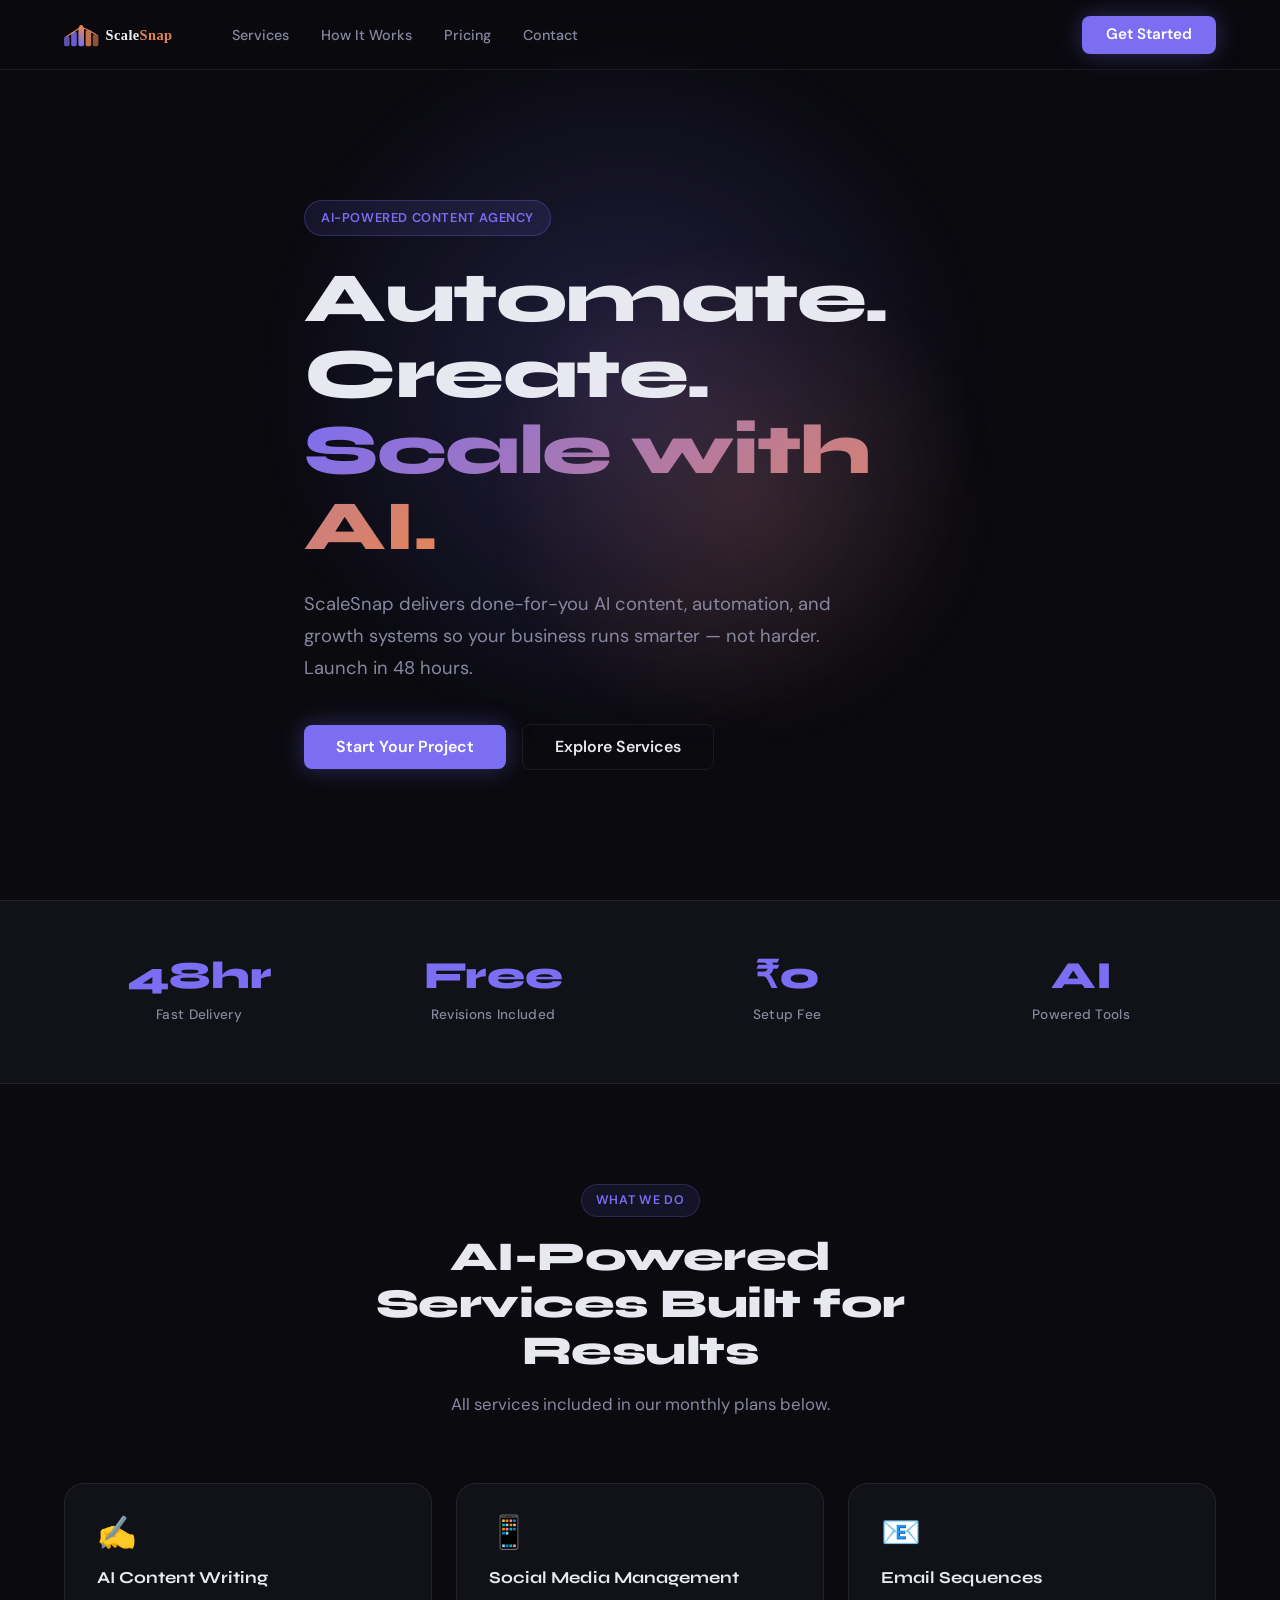
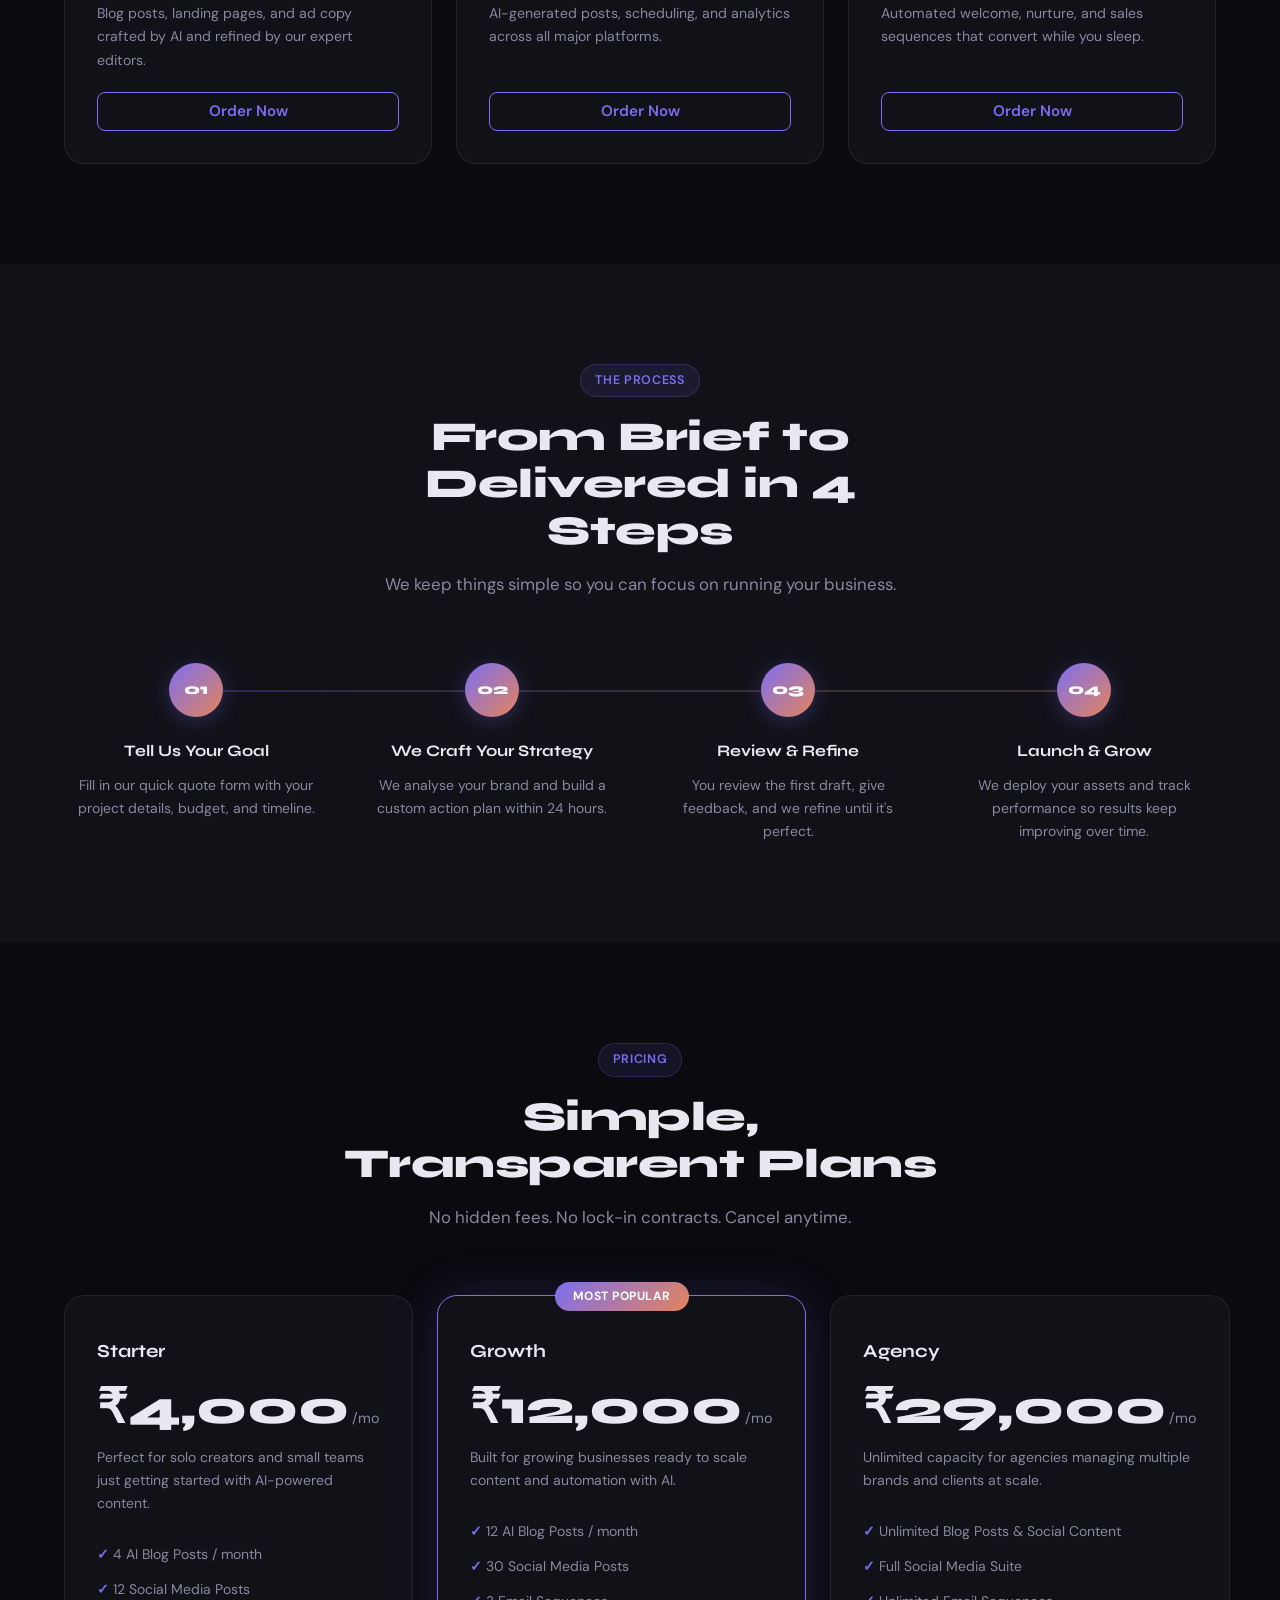
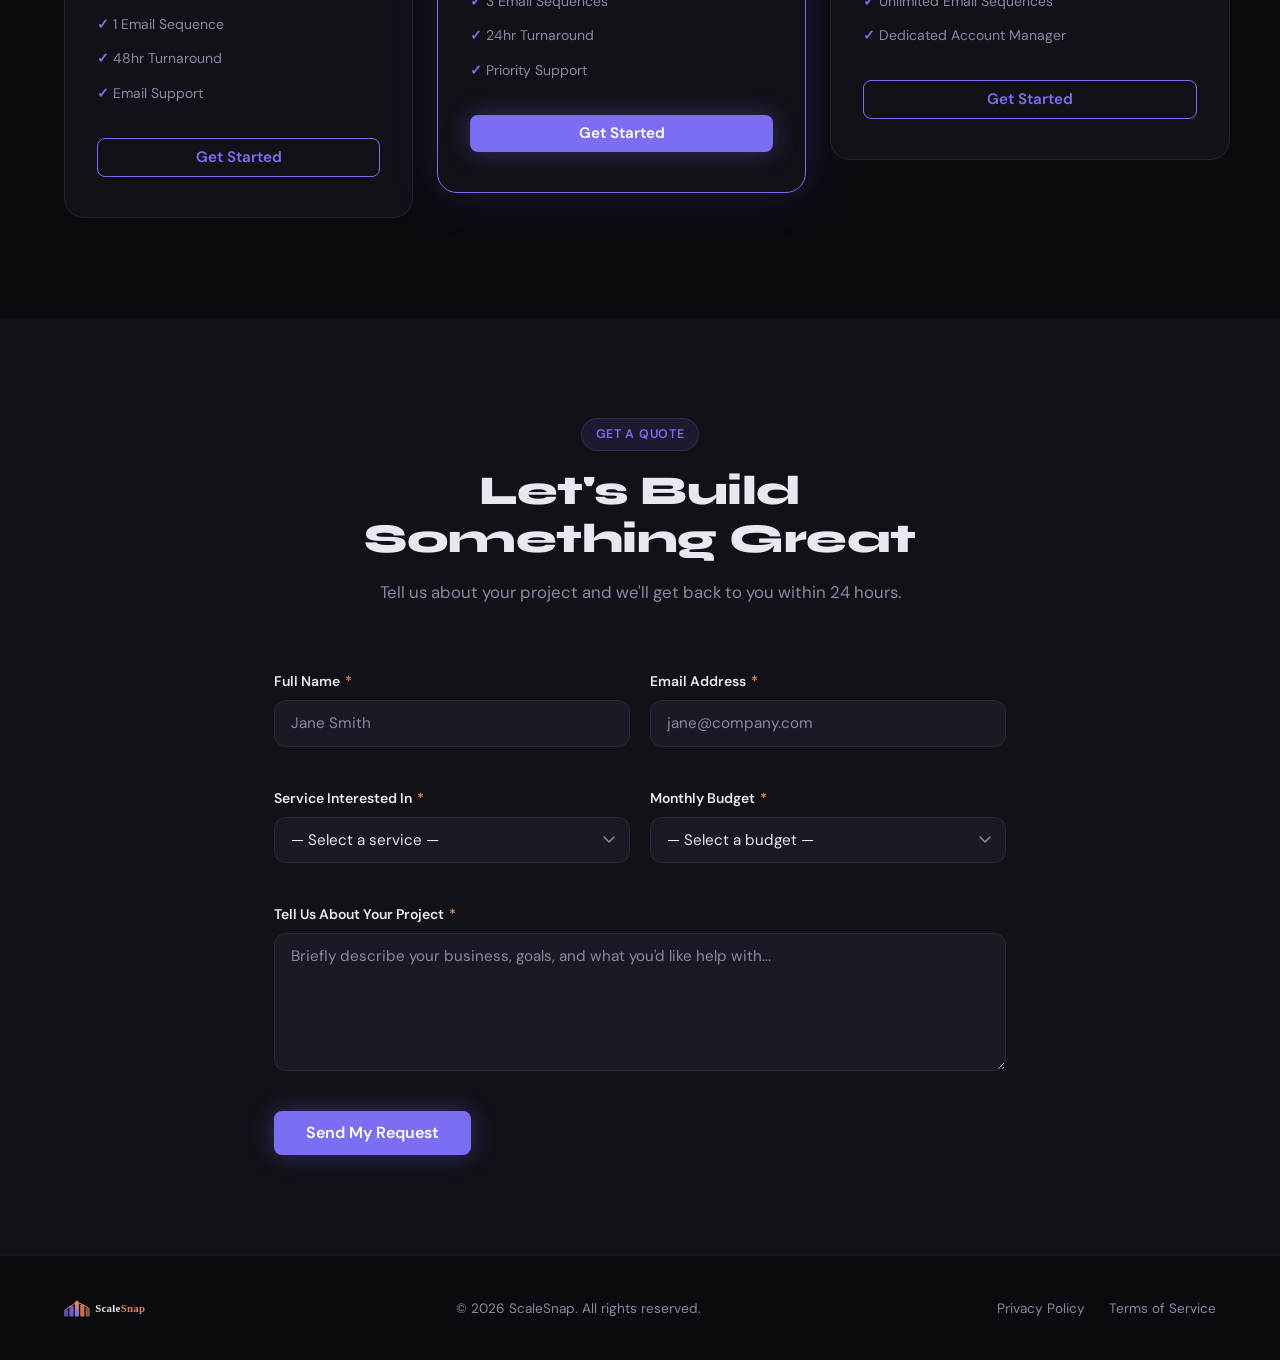
<file: index.html>
<!DOCTYPE html>
<html lang="en">
<head>
  <meta charset="UTF-8" />
  <meta name="viewport" content="width=device-width, initial-scale=1.0" />
  <title>ScaleSnap — AI Content Agency</title>
  <meta name="description" content="ScaleSnap is an AI-powered content writing and digital marketing agency in India. We deliver blogs, social media posts, email sequences and more in 48 hours.">
  <meta name="keywords" content="content writing India, AI content agency, social media marketing India, blog writing service, email marketing India, content writing Mumbai, affordable content writing, AI marketing agency">

  <!-- Open Graph -->
  <meta property="og:title" content="ScaleSnap — AI Services Agency">
  <meta property="og:description" content="AI-powered content writing and marketing services. Delivered in 48 hours. Starting from $29.">
  <meta property="og:url" content="https://scalesnap.in">
  <meta property="og:type" content="website">

  <!-- Canonical -->
  <link rel="canonical" href="https://scalesnap.in">

  <!-- Google Fonts: Syne (headings) + DM Sans (body) -->
  <link rel="preconnect" href="https://fonts.googleapis.com" />
  <link rel="preconnect" href="https://fonts.gstatic.com" crossorigin />
  <link href="https://fonts.googleapis.com/css2?family=Syne:wght@700;800&family=DM+Sans:ital,opsz,wght@0,9..40,400;0,9..40,500;0,9..40,600;1,9..40,400&display=swap" rel="stylesheet" />

  <link rel="icon" href="data:image/svg+xml,<svg xmlns='http://www.w3.org/2000/svg' viewBox='0 0 100 100'><text y='.9em' font-size='90'>🤖</text></svg>" />
  <link rel="stylesheet" href="style.css" />

  <script type="application/ld+json">
  {
    "@context": "https://schema.org",
    "@type": "ProfessionalService",
    "name": "ScaleSnap",
    "url": "https://scalesnap.in",
    "description": "AI-powered content writing and digital marketing agency",
    "address": {
      "@type": "PostalAddress",
      "addressLocality": "Mumbai",
      "addressRegion": "Maharashtra",
      "addressCountry": "IN"
    },
    "priceRange": "₹₹",
    "serviceType": [
      "Content Writing",
      "Social Media Marketing",
      "Email Marketing",
      "SEO Strategy",
      "Video Scripts",
      "Chatbot Setup"
    ]
  }
  </script>
</head>
<body>

  <!-- ============================================================
       STICKY NAVIGATION
       - Logo, nav links, CTA button
       - Hamburger (mobile)
       - Darkens on scroll via .scrolled class added in script.js
  ============================================================ -->
  <nav id="navbar" class="navbar" role="navigation" aria-label="Main navigation">
    <div class="container nav-inner">

      <!-- Logo -->
      <a href="#" class="logo" aria-label="ScaleSnap home" style="display:flex; align-items:center; text-decoration:none; gap:4px;">
        <img src="scalesnap_logo_transparent.svg" alt="ScaleSnap Logo" height="32" style="display:block;">
      </a>

      <!-- Desktop nav links -->
      <ul class="nav-links" id="navLinks" role="list">
        <li><a href="#services">Services</a></li>
        <li><a href="#how-it-works">How It Works</a></li>
        <li><a href="#pricing">Pricing</a></li>
        <li><a href="#contact">Contact</a></li>
      </ul>

      <!-- Desktop CTA -->
      <a href="#contact" class="btn btn-primary nav-cta">Get Started</a>

      <!-- Hamburger button (mobile only) -->
      <button
        class="hamburger"
        id="hamburger"
        aria-label="Toggle navigation menu"
        aria-expanded="false"
        aria-controls="navLinks"
      >
        <span aria-hidden="true"></span>
        <span aria-hidden="true"></span>
        <span aria-hidden="true"></span>
      </button>

    </div>
  </nav>


  <!-- ============================================================
       HERO SECTION
       - Animated CSS glow orbs (two layered orbs)
       - Headline, subtext, two CTA buttons
  ============================================================ -->
  <section id="hero" class="hero" aria-label="Hero">

    <!-- Animated background orbs (pure CSS, no images needed) -->
    <div class="hero-orb hero-orb--1" aria-hidden="true"></div>
    <div class="hero-orb hero-orb--2" aria-hidden="true"></div>

    <div class="container hero-content fade-in">
      <span class="hero-badge">AI-Powered Content Agency</span>

      <h1 class="hero-headline">
        Automate. Create.<br />
        <span class="gradient-text">Scale with AI.</span>
      </h1>

      <p class="hero-subtext">
        ScaleSnap delivers done-for-you AI content, automation, and growth
        systems so your business runs smarter — not harder. Launch in 48 hours.
      </p>

      <div class="hero-actions">
        <a href="#contact" class="btn btn-primary btn-lg">Start Your Project</a>
        <a href="#services" class="btn btn-ghost btn-lg">Explore Services</a>
      </div>
    </div>

  </section>


  <!-- ============================================================
       STATS BAR
       Four key metrics shown in a horizontal strip
  ============================================================ -->
  <section class="stats-bar" aria-label="Key statistics">
    <div class="container stats-grid">

      <div class="stat-item fade-in">
        <span class="stat-number">48hr</span>
        <span class="stat-label">Fast Delivery</span>
      </div>

      <div class="stat-item fade-in">
        <span class="stat-number">Free</span>
        <span class="stat-label">Revisions Included</span>
      </div>

      <div class="stat-item fade-in">
        <span class="stat-number">₹0</span>
        <span class="stat-label">Setup Fee</span>
      </div>

      <div class="stat-item fade-in">
        <span class="stat-number">AI</span>
        <span class="stat-label">Powered Tools</span>
      </div>

    </div>
  </section>


  <!-- ============================================================
       SERVICES SECTION
       6 service cards with prices
       💳 RAZORPAY: Each "Order Now" button has a comment showing
          exactly where to paste your Razorpay payment link.
  ============================================================ -->
  <section id="services" class="section services" aria-label="Services">
    <div class="container">

      <div class="section-header fade-in">
        <span class="section-tag">What We Do</span>
        <h2>AI-Powered Services Built for Results</h2>
        <p>All services included in our monthly plans below.</p>
      </div>

      <div class="services-grid">

        <!-- Service 1: AI Content Writing -->
        <article class="service-card fade-in">
          <div class="service-icon" aria-hidden="true">✍️</div>
          <h3>AI Content Writing</h3>
          <p>Blog posts, landing pages, and ad copy crafted by AI and refined by our expert editors.</p>
          <a href="#contact" class="btn btn-outline">Order Now</a>
        </article>

        <!-- Service 2: Social Media Management -->
        <article class="service-card fade-in">
          <div class="service-icon" aria-hidden="true">📱</div>
          <h3>Social Media Management</h3>
          <p>AI-generated posts, scheduling, and analytics across all major platforms.</p>
          <a href="#contact" class="btn btn-outline">Order Now</a>
        </article>

        <!-- Service 3: Email Sequences -->
        <article class="service-card fade-in">
          <div class="service-icon" aria-hidden="true">📧</div>
          <h3>Email Sequences</h3>
          <p>Automated welcome, nurture, and sales sequences that convert while you sleep.</p>
          <a href="#contact" class="btn btn-outline">Order Now</a>
        </article>

      </div>
    </div>
  </section>


  <!-- ============================================================
       HOW IT WORKS
       4 numbered steps with a visual connector line
  ============================================================ -->
  <section id="how-it-works" class="section how-it-works" aria-label="How it works">
    <div class="container">

      <div class="section-header fade-in">
        <span class="section-tag">The Process</span>
        <h2>From Brief to Delivered in 4 Steps</h2>
        <p>
          We keep things simple so you can focus on running your business.
        </p>
      </div>

      <div class="steps-grid">

        <div class="step fade-in">
          <div class="step-number" aria-hidden="true">01</div>
          <h3>Tell Us Your Goal</h3>
          <p>Fill in our quick quote form with your project details, budget, and timeline.</p>
        </div>

        <div class="step fade-in">
          <div class="step-number" aria-hidden="true">02</div>
          <h3>We Craft Your Strategy</h3>
          <p>We analyse your brand and build a custom action plan within 24 hours.</p>
        </div>

        <div class="step fade-in">
          <div class="step-number" aria-hidden="true">03</div>
          <h3>Review &amp; Refine</h3>
          <p>You review the first draft, give feedback, and we refine until it's perfect.</p>
        </div>

        <div class="step fade-in">
          <div class="step-number" aria-hidden="true">04</div>
          <h3>Launch &amp; Grow</h3>
          <p>We deploy your assets and track performance so results keep improving over time.</p>
        </div>

      </div>
    </div>
  </section>


  <!-- ============================================================
       PRICING SECTION
       3 tiers — Starter, Growth (featured), Agency
       💳 RAZORPAY: Each plan's CTA button has a comment showing
          exactly where to paste your Razorpay payment link.
  ============================================================ -->
  <section id="pricing" class="section pricing" aria-label="Pricing">
    <div class="container">

      <div class="section-header fade-in">
        <span class="section-tag">Pricing</span>
        <h2>Simple, Transparent Plans</h2>
        <p>No hidden fees. No lock-in contracts. Cancel anytime.</p>
      </div>

      <div class="pricing-grid">

        <!-- Plan 1: Starter -->
        <div class="pricing-card fade-in">
          <h3>Starter</h3>
          <div class="price">
            <span class="price-amount">₹4,000</span>
            <span class="price-period">/mo</span>
          </div>
          <p class="price-desc">
            Perfect for solo creators and small teams just getting started with AI-powered content.
          </p>
          <ul class="price-features" aria-label="Starter plan features">
            <li>✓ 4 AI Blog Posts / month</li>
            <li>✓ 12 Social Media Posts</li>
            <li>✓ 1 Email Sequence</li>
            <li>✓ 48hr Turnaround</li>
            <li>✓ Email Support</li>
          </ul>
          <!--
            💳 RAZORPAY — Starter Plan ($49/mo)
            href="https://rzp.io/rzp/5ettcpbh"
          -->
          <a href="https://rzp.io/rzp/5ettcpbh" class="btn btn-outline btn-full">Get Started</a>
        </div>

        <!-- Plan 2: Growth (featured / most popular) -->
        <div class="pricing-card pricing-card--featured fade-in">
          <div class="pricing-badge">Most Popular</div>
          <h3>Growth</h3>
          <div class="price">
            <span class="price-amount">₹12,000</span>
            <span class="price-period">/mo</span>
          </div>
          <p class="price-desc">
            Built for growing businesses ready to scale content and automation with AI.
          </p>
          <ul class="price-features" aria-label="Growth plan features">
            <li>✓ 12 AI Blog Posts / month</li>
            <li>✓ 30 Social Media Posts</li>
            <li>✓ 3 Email Sequences</li>
            <li>✓ 24hr Turnaround</li>
            <li>✓ Priority Support</li>
          </ul>
          <!--
            💳 RAZORPAY — Growth Plan ($149/mo)
            href="https://rzp.io/rzp/rXSdDJ0"
          -->
          <a href="https://rzp.io/rzp/rXSdDJ0" class="btn btn-primary btn-full">Get Started</a>
        </div>

        <!-- Plan 3: Agency -->
        <div class="pricing-card fade-in">
          <h3>Agency</h3>
          <div class="price">
            <span class="price-amount">₹29,000</span>
            <span class="price-period">/mo</span>
          </div>
          <p class="price-desc">
            Unlimited capacity for agencies managing multiple brands and clients at scale.
          </p>
          <ul class="price-features" aria-label="Agency plan features">
            <li>✓ Unlimited Blog Posts & Social Content</li>
            <li>✓ Full Social Media Suite</li>
            <li>✓ Unlimited Email Sequences</li>
            <li>✓ Dedicated Account Manager</li>
          </ul>
          <!--
            💳 RAZORPAY — Agency Plan ($349/mo)
            href="https://rzp.io/rzp/xz3E1vG"
          -->
          <a href="https://rzp.io/rzp/xz3E1vG" class="btn btn-outline btn-full">Get Started</a>
        </div>

      </div>
    </div>
  </section>


  <!-- ============================================================
       CONTACT / QUOTE FORM
       Fields: Name, Email, Service, Budget, Message
       - All fields required with inline error messages
       - Loading spinner on submit button
       - In-page success message on success
       - Redirects to thank-you.html after 2 seconds
  ============================================================ -->
  <section id="contact" class="section contact" aria-label="Get a quote">
    <div class="container contact-inner">

      <div class="section-header fade-in">
        <span class="section-tag">Get a Quote</span>
        <h2>Let's Build Something Great</h2>
        <p>Tell us about your project and we'll get back to you within 24 hours.</p>
      </div>

      <!--
        FORMSPREE: Form submissions go to scalesnap.in@gmail.com via Formspree.
        Sign up free at formspree.io → create form → replace YOUR_FORM_ID below.
      -->
      <form
        id="quoteForm"
        class="quote-form fade-in"
        action="https://formspree.io/f/mojrjlkk"
        method="POST"
        novalidate
      >

        <!-- Name -->
        <div class="form-group">
          <label for="name">Full Name <span class="required-star" aria-hidden="true">*</span></label>
          <input
            type="text"
            id="name"
            name="name"
            placeholder="Jane Smith"
            autocomplete="name"
            aria-required="true"
            aria-describedby="nameError"
          />
          <span class="form-error" id="nameError" role="alert" aria-live="polite"></span>
        </div>

        <!-- Email -->
        <div class="form-group">
          <label for="email">Email Address <span class="required-star" aria-hidden="true">*</span></label>
          <input
            type="email"
            id="email"
            name="email"
            placeholder="jane@company.com"
            autocomplete="email"
            aria-required="true"
            aria-describedby="emailError"
          />
          <span class="form-error" id="emailError" role="alert" aria-live="polite"></span>
        </div>

        <!-- Service dropdown -->
        <div class="form-group">
          <label for="service">Service Interested In <span class="required-star" aria-hidden="true">*</span></label>
          <select
            id="service"
            name="service"
            aria-required="true"
            aria-describedby="serviceError"
          >
            <option value="" disabled selected hidden>— Select a service —</option>
            <option value="ai-content">AI Content Writing</option>
            <option value="social-media">Social Media Management</option>
            <option value="email-sequences">Email Sequences</option>
            <option value="bundle">Custom Bundle</option>
          </select>
          <span class="form-error" id="serviceError" role="alert" aria-live="polite"></span>
        </div>

        <!-- Budget dropdown -->
        <div class="form-group">
          <label for="budget">Monthly Budget <span class="required-star" aria-hidden="true">*</span></label>
          <select
            id="budget"
            name="budget"
            aria-required="true"
            aria-describedby="budgetError"
          >
            <option value="" disabled selected hidden>— Select a budget —</option>
            <option value="under-50">Under $50</option>
            <option value="50-150">$50 – $150</option>
            <option value="150-350">$150 – $350</option>
            <option value="350-plus">$350+</option>
          </select>
          <span class="form-error" id="budgetError" role="alert" aria-live="polite"></span>
        </div>

        <!-- Message textarea (full width) -->
        <div class="form-group form-group--full">
          <label for="message">Tell Us About Your Project <span class="required-star" aria-hidden="true">*</span></label>
          <textarea
            id="message"
            name="message"
            rows="5"
            placeholder="Briefly describe your business, goals, and what you'd like help with..."
            aria-required="true"
            aria-describedby="messageError"
          ></textarea>
          <span class="form-error" id="messageError" role="alert" aria-live="polite"></span>
        </div>

        <!-- Submit button (full width) -->
        <div class="form-group form-group--full form-submit-wrap">
          <button type="submit" class="btn btn-primary btn-lg" id="submitBtn">
            <span class="btn-text">Send My Request</span>
            <!-- Spinner shown while submitting -->
            <span class="btn-spinner" aria-hidden="true"></span>
          </button>
        </div>

        <!-- In-page success message (hidden until form submits successfully) -->
        <div
          class="form-success"
          id="formSuccess"
          role="status"
          aria-live="polite"
          hidden
        >
          <span class="success-icon" aria-hidden="true">🎉</span>
          <strong>You're all set! Your request has been received.</strong>
          <p>Redirecting you to your confirmation page in a moment…</p>
        </div>

      </form>
    </div>
  </section>


  <!-- ============================================================
       FOOTER
  ============================================================ -->
  <footer class="footer" role="contentinfo">
    <div class="container footer-inner">
      <a href="#" class="logo footer-logo" aria-label="ScaleSnap home" style="display:flex; align-items:center; text-decoration:none; gap:4px;">
        <img src="scalesnap_logo_transparent.svg" alt="ScaleSnap Logo" height="24" style="display:block;">
      </a>
      <p class="footer-copy">&copy; 2026 ScaleSnap. All rights reserved.</p>
      <nav class="footer-links" aria-label="Footer links">
        <!--
          💳 RAZORPAY: You can optionally link to a standalone payment page here.
          Replace "#" with your Razorpay hosted payment page URL if needed.
        -->
        <a href="#">Privacy Policy</a>
        <a href="#">Terms of Service</a>
      </nav>
    </div>
  </footer>


  <!-- Back-to-top button (appears after 300px scroll, handled by script.js) -->
  <button
    class="back-to-top"
    id="backToTop"
    aria-label="Scroll back to top"
    title="Back to top"
  >&#8679;</button>


  <script src="script.js"></script>
</body>
</html>
</file>
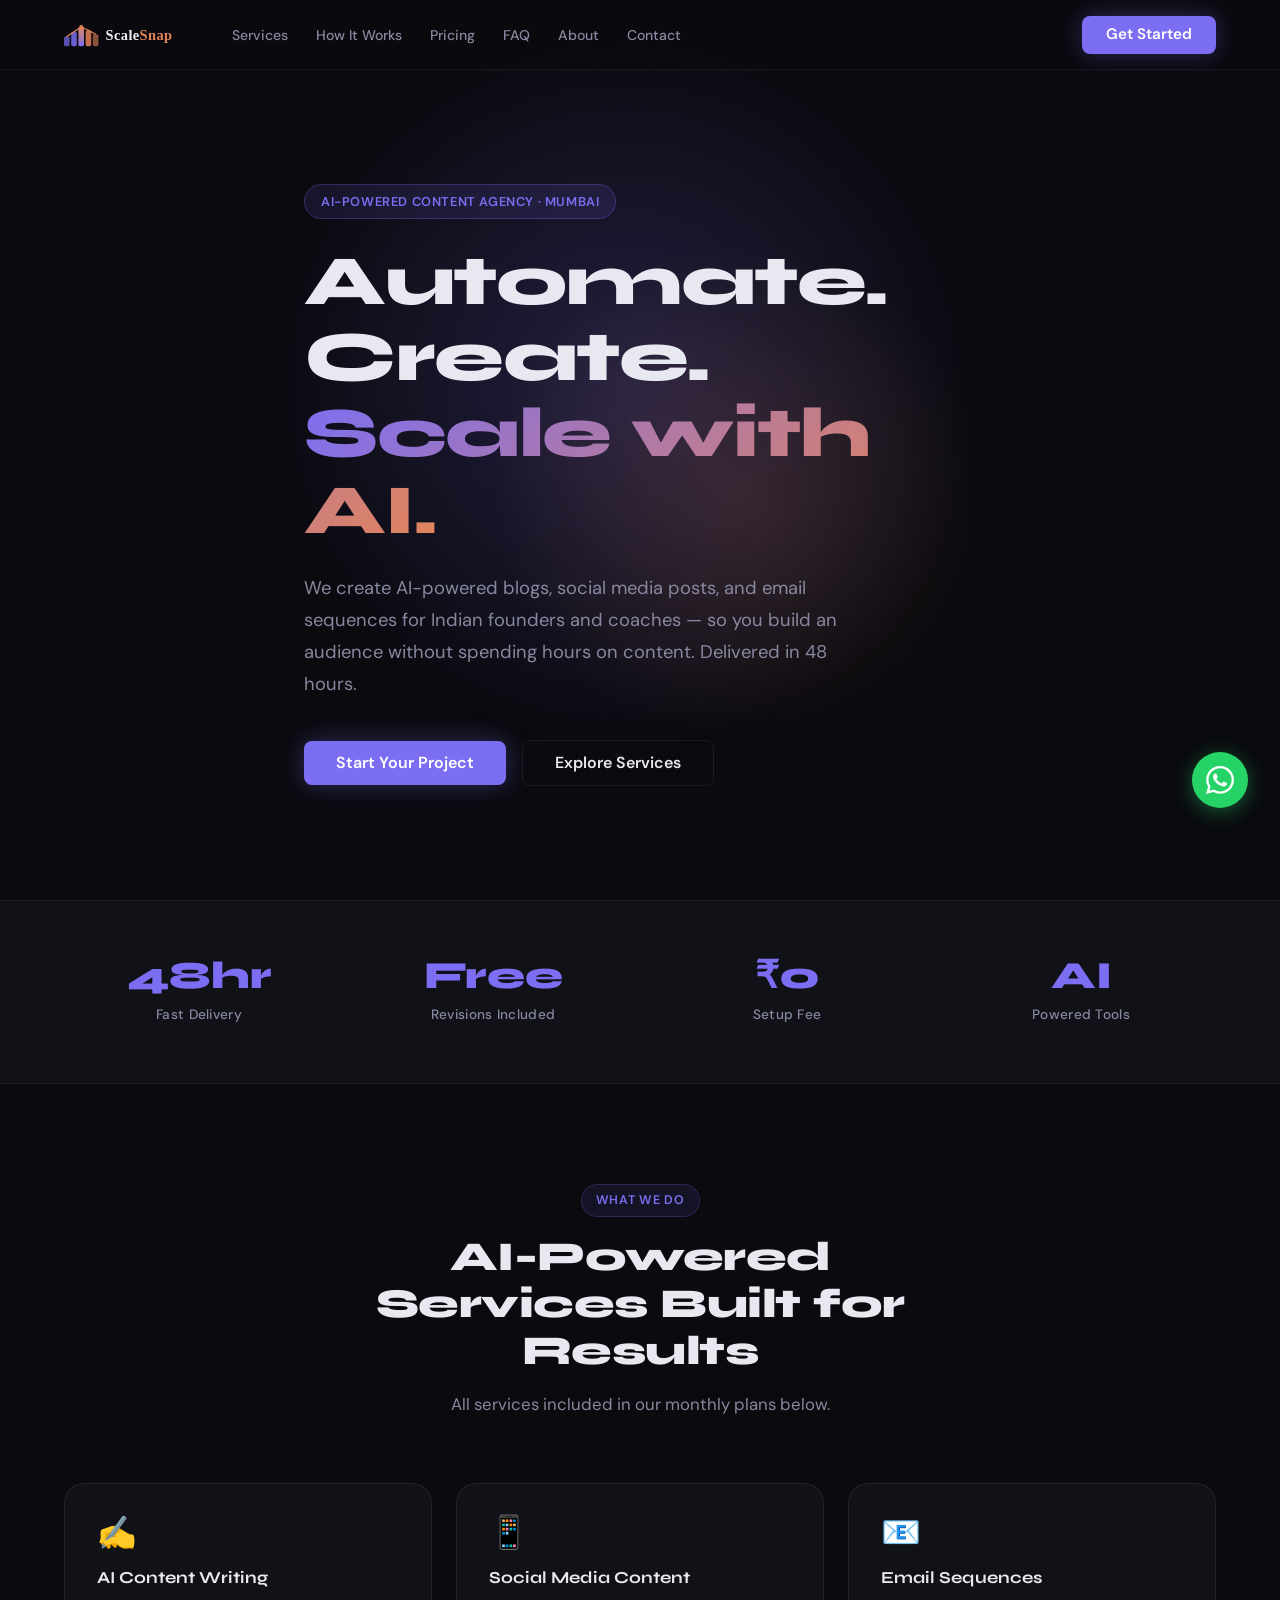
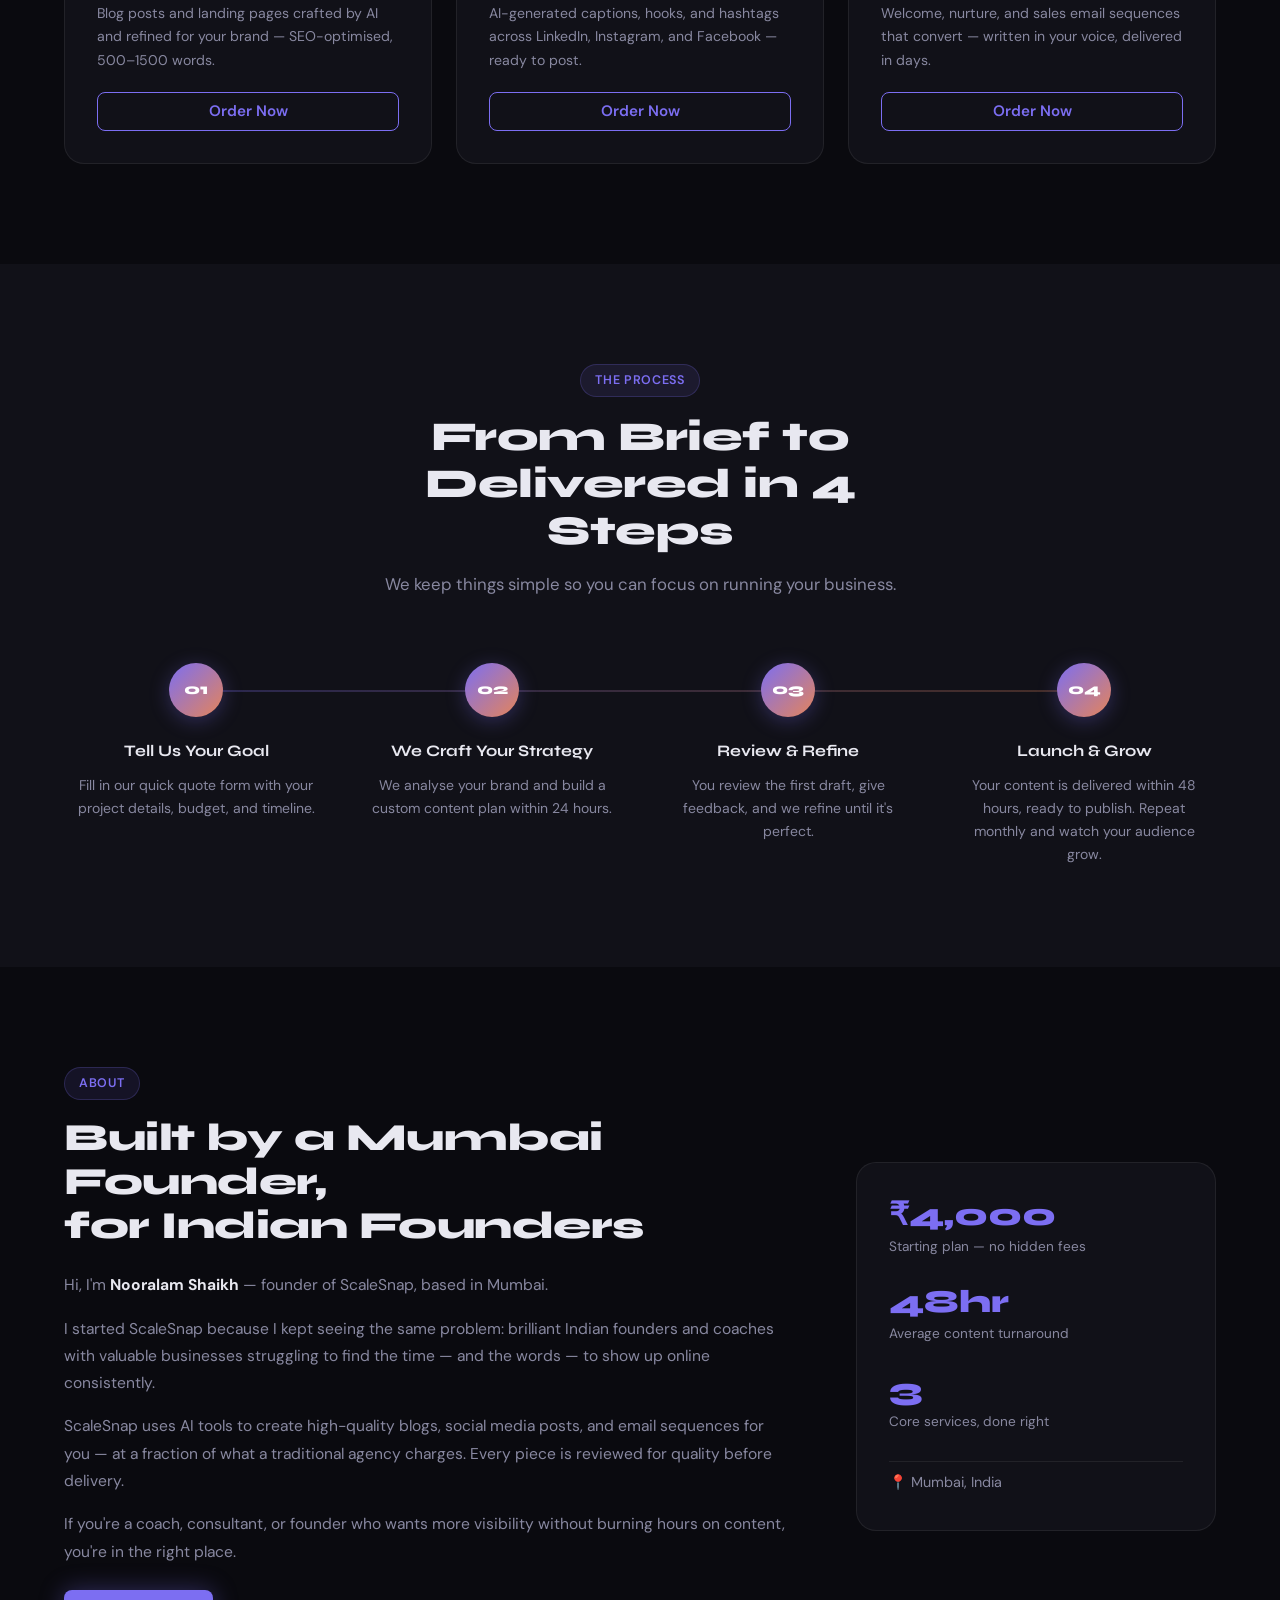
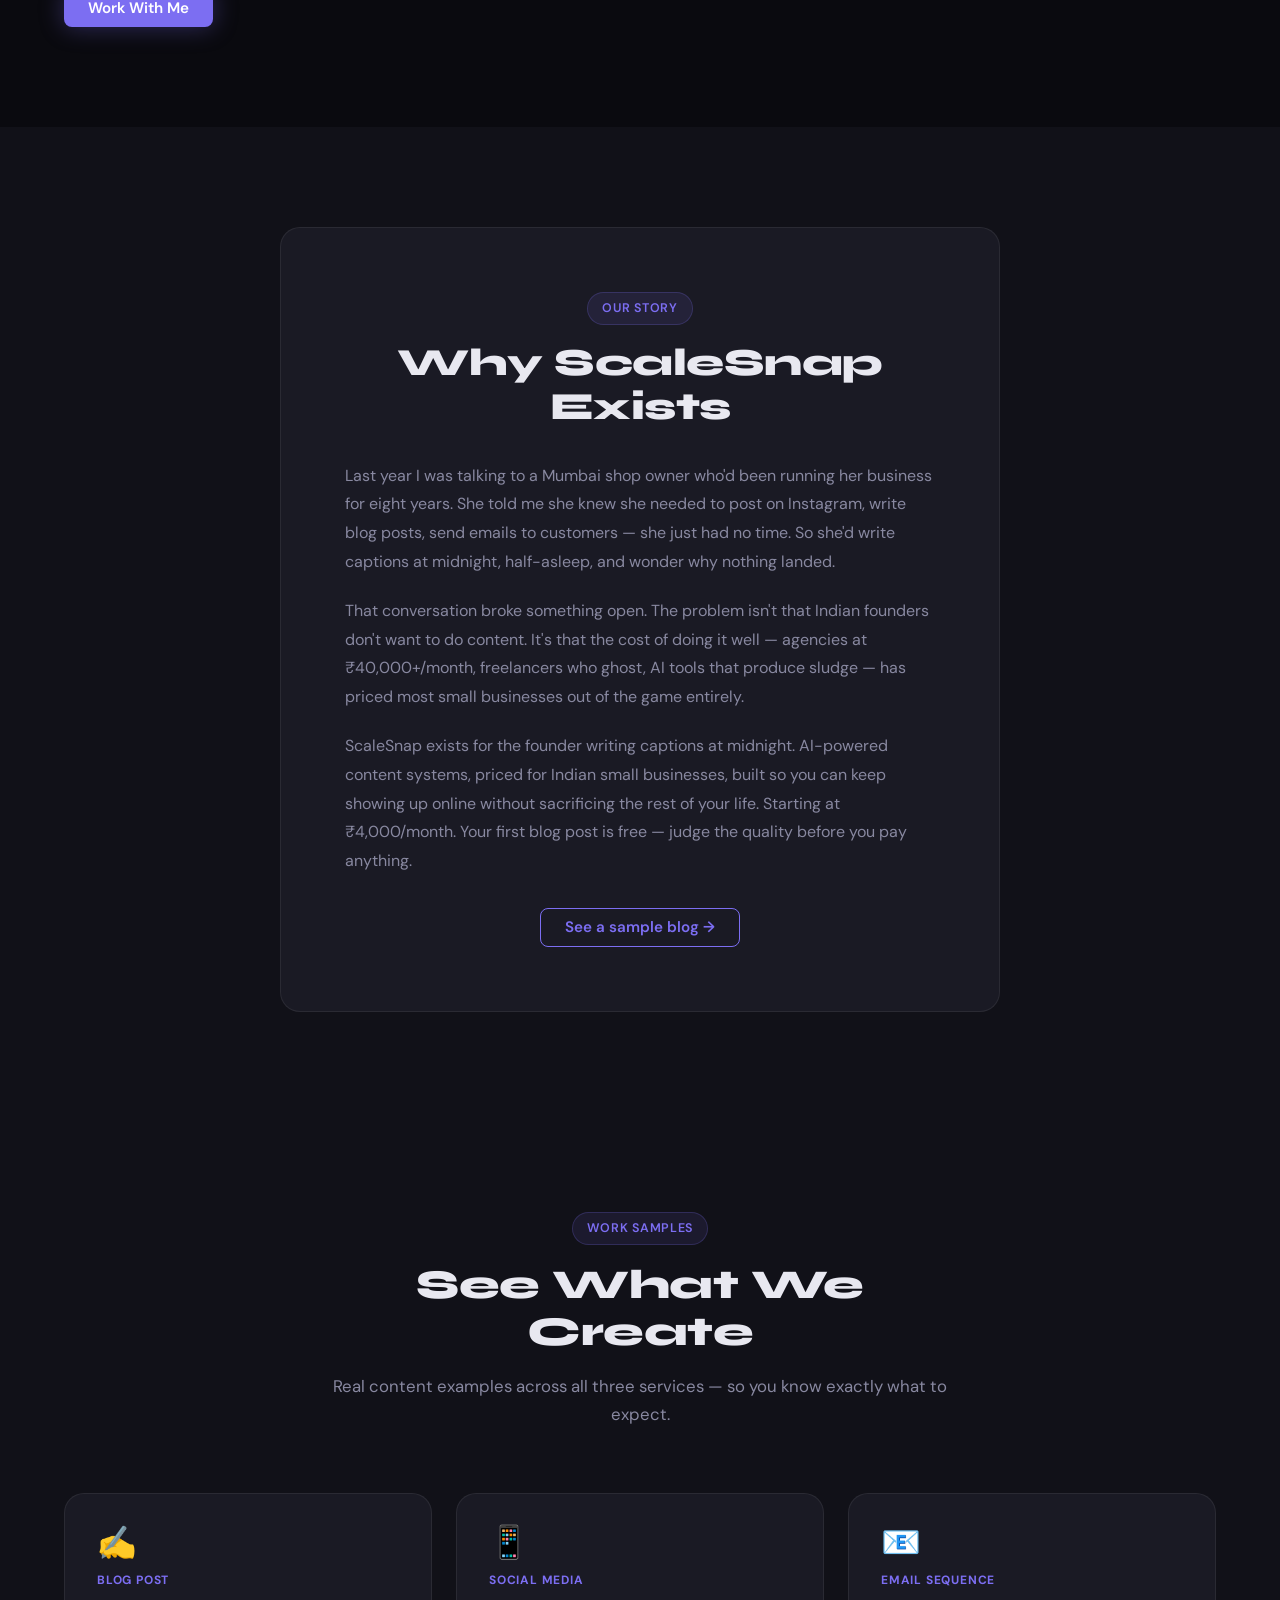
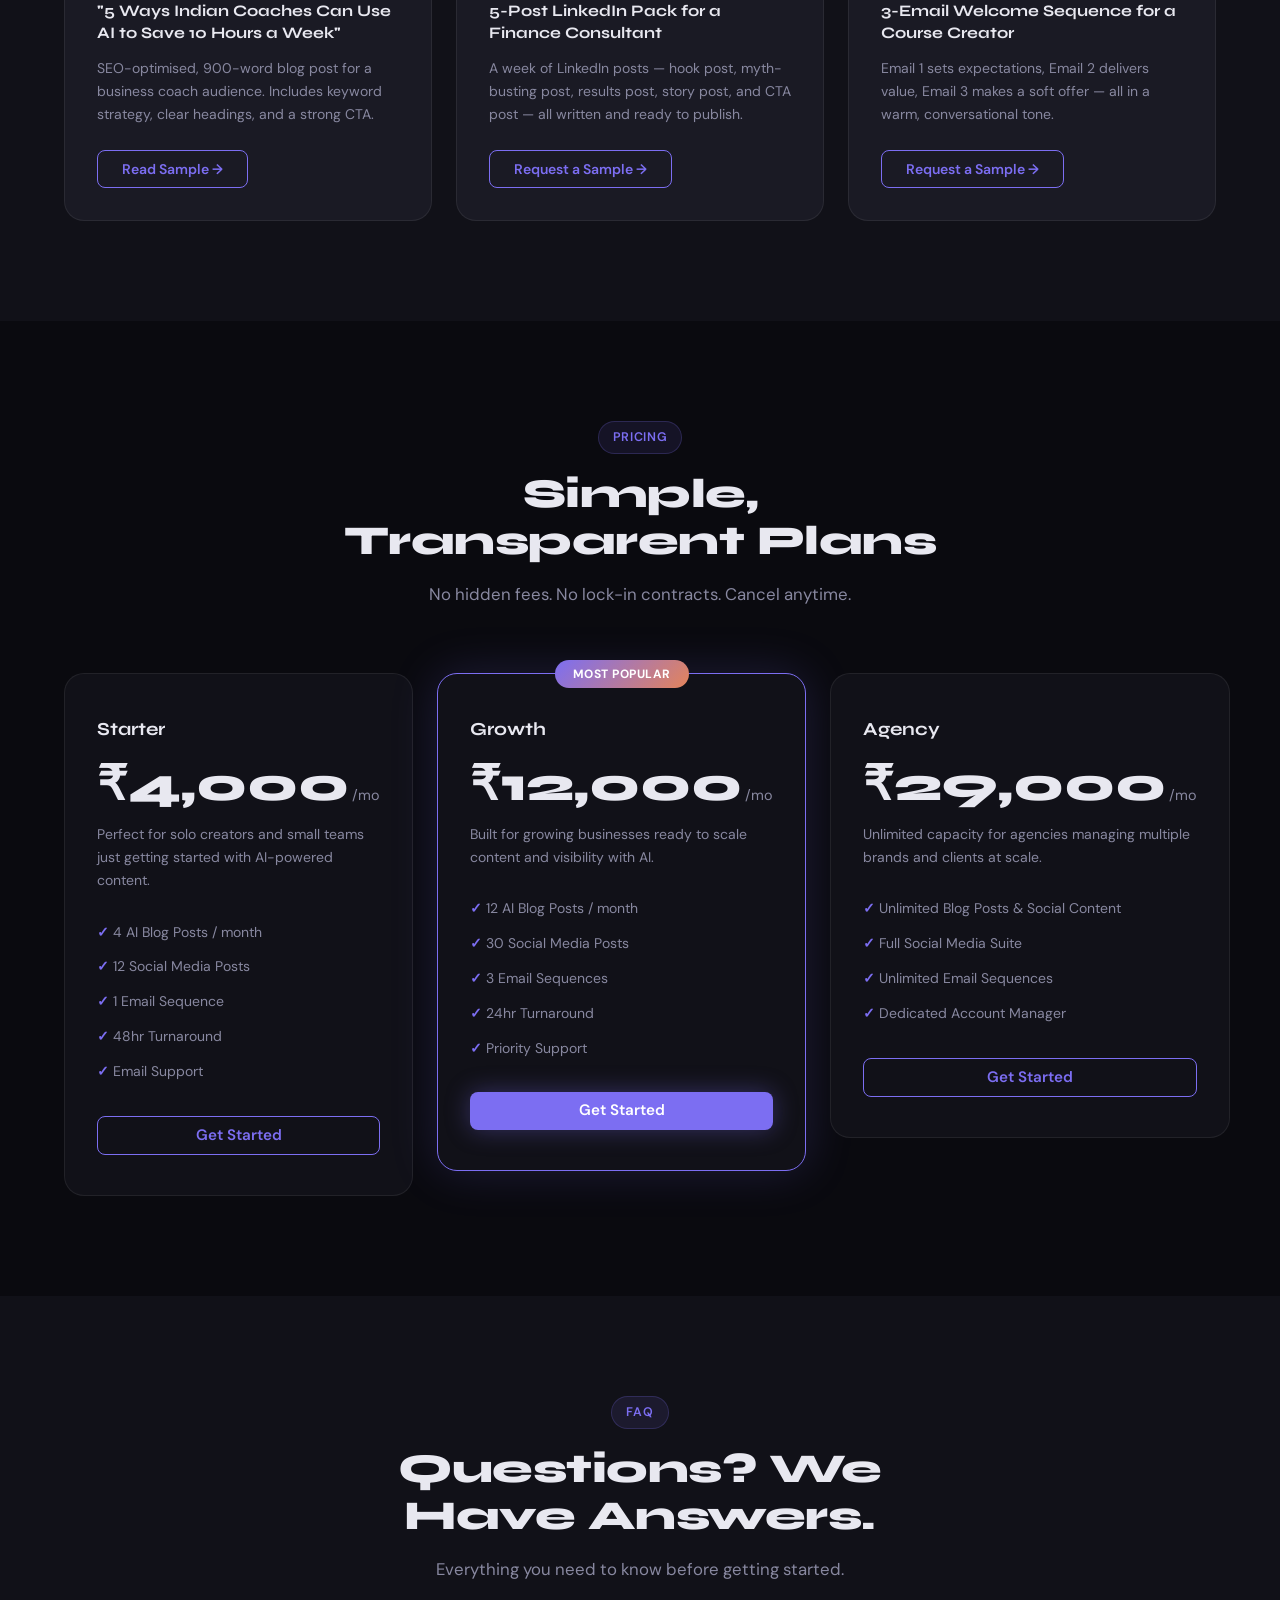
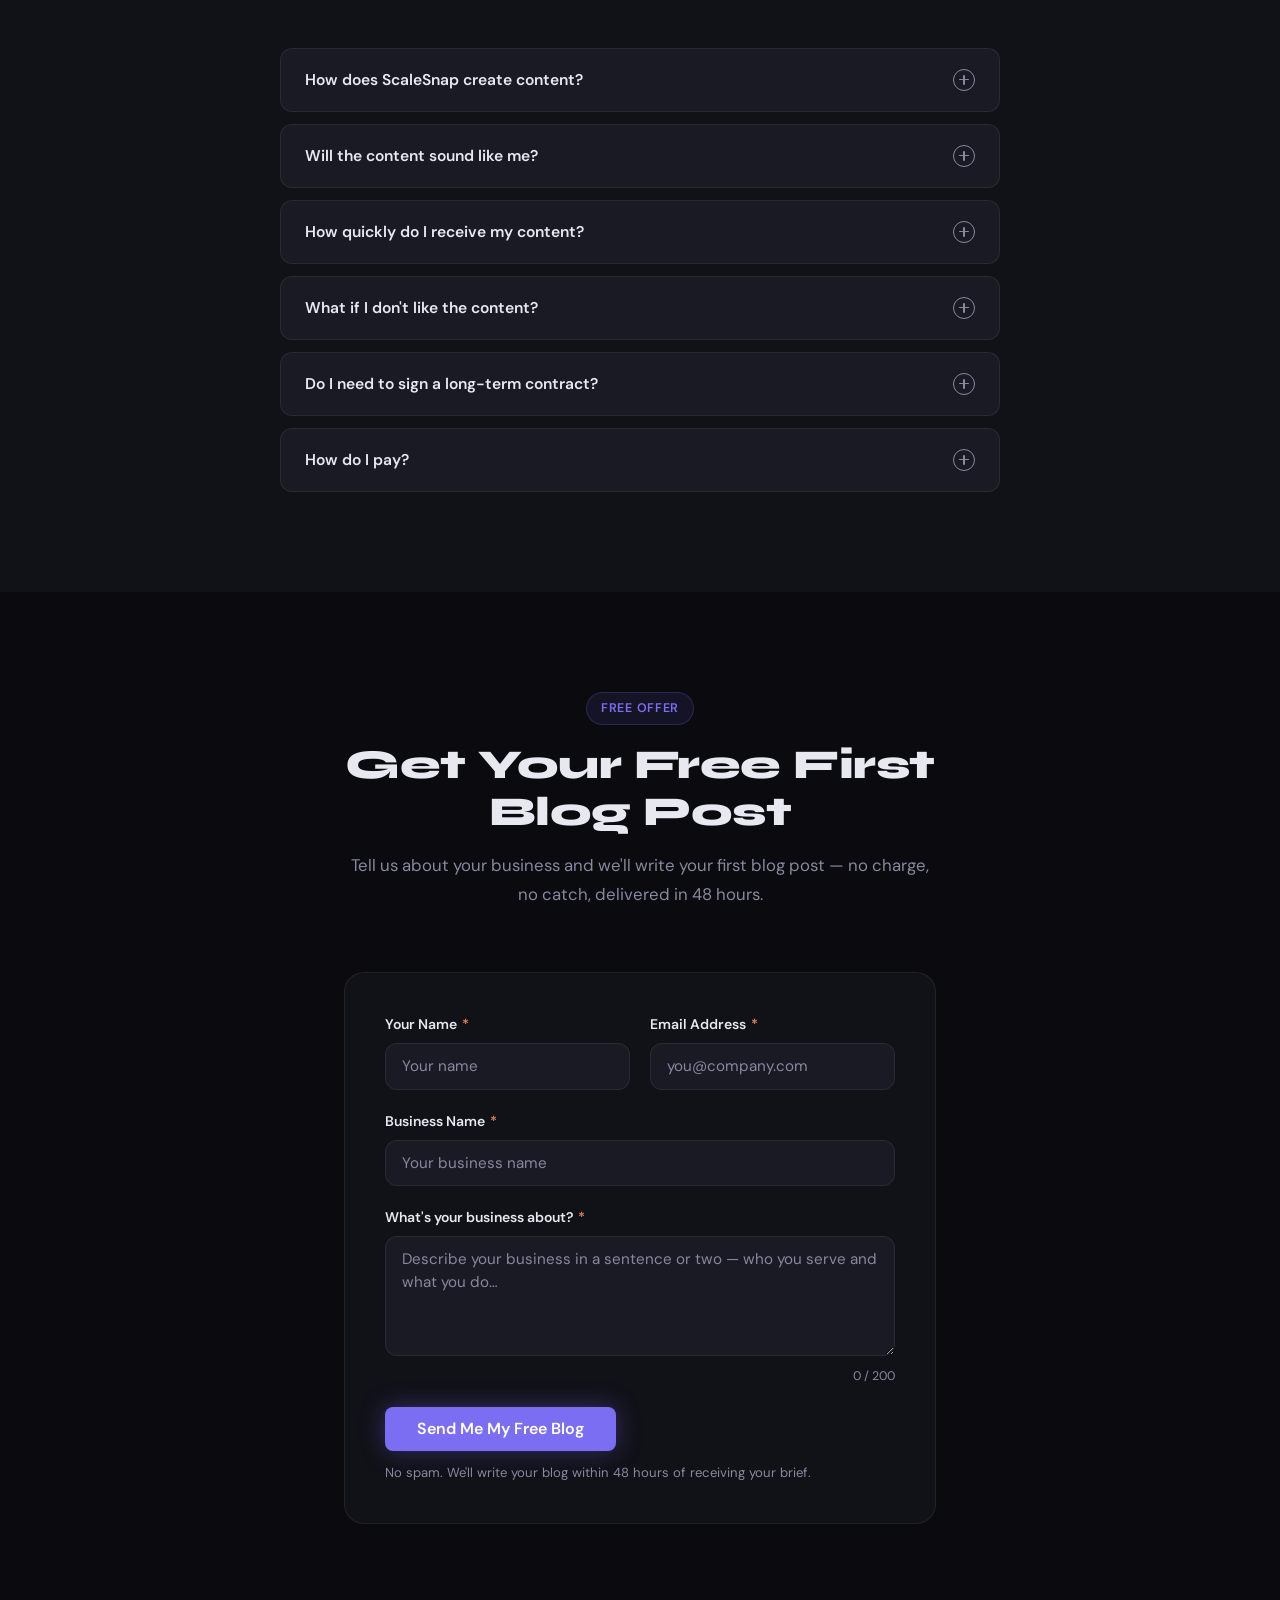
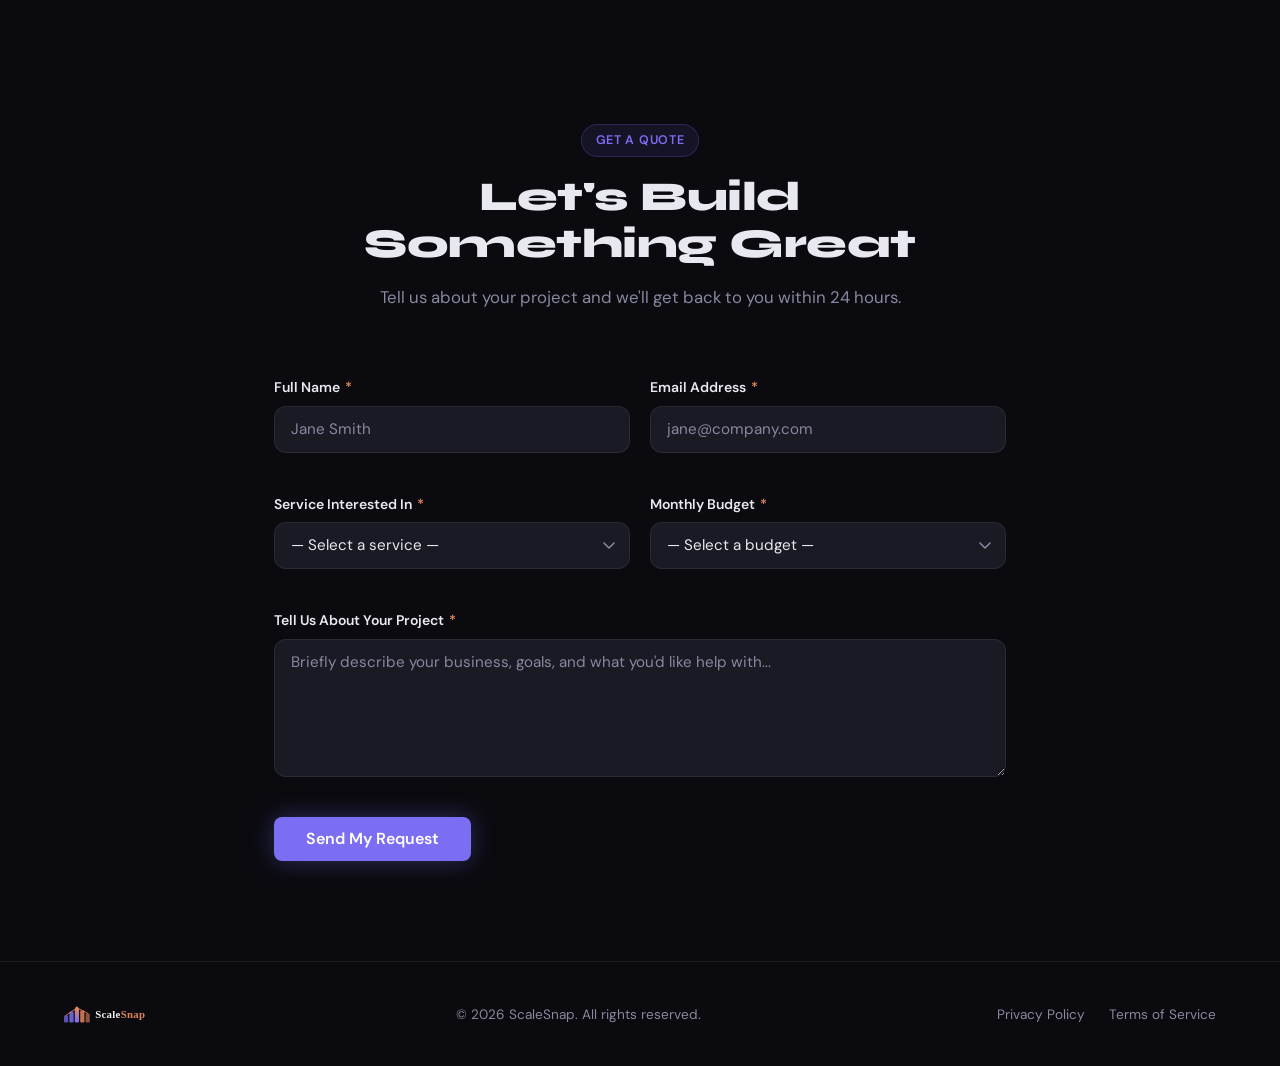
<file: docs/index.html>
<!DOCTYPE html>
<html lang="en">
<head>
  <meta charset="UTF-8" />
  <meta name="viewport" content="width=device-width, initial-scale=1.0" />
  <title>ScaleSnap — AI Content Agency</title>
  <meta name="description" content="ScaleSnap is an AI-powered content writing agency in Mumbai, India. We deliver blogs, social media posts, and email sequences for Indian founders and coaches in 48 hours.">
  <meta name="keywords" content="content writing India, AI content agency, social media marketing India, blog writing service, email marketing India, content writing Mumbai, affordable content writing, AI marketing agency">

  <!-- Open Graph -->
  <meta property="og:title" content="ScaleSnap — AI Content Agency">
  <meta property="og:description" content="AI-powered blogs, social media posts, and email sequences for Indian founders and coaches. Delivered in 48 hours. Starting from ₹4,000.">
  <meta property="og:url" content="https://scalesnap.in">
  <meta property="og:type" content="website">
  <meta property="og:image" content="https://scalesnap.in/og-image.svg">
  <meta property="og:image:width" content="1200">
  <meta property="og:image:height" content="630">
  <meta property="og:site_name" content="ScaleSnap">
  <meta property="og:locale" content="en_IN">

  <!-- Twitter Card -->
  <meta name="twitter:card" content="summary_large_image">
  <meta name="twitter:title" content="ScaleSnap — AI Content Agency">
  <meta name="twitter:description" content="AI-powered blogs, social media posts, and email sequences for Indian founders. Delivered in 48 hours. Starting from ₹4,000.">
  <meta name="twitter:image" content="https://scalesnap.in/og-image.svg">

  <!-- Canonical -->
  <link rel="canonical" href="https://scalesnap.in">

  <!-- Google Fonts: Syne (headings) + DM Sans (body) -->
  <link rel="preconnect" href="https://fonts.googleapis.com" />
  <link rel="preconnect" href="https://fonts.gstatic.com" crossorigin />
  <link href="https://fonts.googleapis.com/css2?family=Syne:wght@700;800&family=DM+Sans:ital,opsz,wght@0,9..40,400;0,9..40,500;0,9..40,600;1,9..40,400&display=swap" rel="stylesheet" />

  <link rel="icon" href="favicon.svg" type="image/svg+xml" />
  <link rel="apple-touch-icon" href="favicon.svg" />
  <link rel="stylesheet" href="style.css" />

  <script type="application/ld+json">
  {
    "@context": "https://schema.org",
    "@type": "ProfessionalService",
    "name": "ScaleSnap",
    "url": "https://scalesnap.in",
    "description": "AI-powered content writing agency for Indian founders and coaches",
    "address": {
      "@type": "PostalAddress",
      "addressLocality": "Mumbai",
      "addressRegion": "Maharashtra",
      "addressCountry": "IN"
    },
    "priceRange": "₹₹",
    "serviceType": [
      "Content Writing",
      "Social Media Marketing",
      "Email Marketing"
    ]
  }
  </script>

  <!-- Google tag (gtag.js) -->
  <script async src="https://www.googletagmanager.com/gtag/js?id=G-XL643N289Y"></script>
  <script>
    window.dataLayer = window.dataLayer || [];
    function gtag(){dataLayer.push(arguments);}
    gtag('js', new Date());
    gtag('config', 'G-XL643N289Y');
  </script>
</head>
<body>

  <!-- ============================================================
       STICKY NAVIGATION
  ============================================================ -->
  <nav id="navbar" class="navbar" role="navigation" aria-label="Main navigation">
    <div class="container nav-inner">

      <!-- Logo -->
      <a href="#" class="logo" aria-label="ScaleSnap home" style="display:flex; align-items:center; text-decoration:none; gap:4px;">
        <img src="scalesnap_logo_transparent.svg" alt="ScaleSnap Logo" height="32" loading="eager" style="display:block;">
      </a>

      <!-- Desktop nav links -->
      <ul class="nav-links" id="navLinks" role="list">
        <li><a href="#services">Services</a></li>
        <li><a href="#how-it-works">How It Works</a></li>
        <li><a href="#pricing">Pricing</a></li>
        <li><a href="#faq">FAQ</a></li>
        <li><a href="#about">About</a></li>
        <li><a href="#contact">Contact</a></li>
      </ul>

      <!-- Desktop CTA -->
      <a href="#contact" class="btn btn-primary nav-cta">Get Started</a>

      <!-- Hamburger button (mobile only) -->
      <button
        class="hamburger"
        id="hamburger"
        aria-label="Toggle navigation menu"
        aria-expanded="false"
        aria-controls="navLinks"
      >
        <span aria-hidden="true"></span>
        <span aria-hidden="true"></span>
        <span aria-hidden="true"></span>
      </button>

    </div>
  </nav>


  <!-- ============================================================
       HERO SECTION
  ============================================================ -->
  <section id="hero" class="hero" aria-label="Hero">

    <div class="hero-orb hero-orb--1" aria-hidden="true"></div>
    <div class="hero-orb hero-orb--2" aria-hidden="true"></div>

    <div class="container hero-content fade-in">
      <span class="hero-badge">AI-Powered Content Agency · Mumbai</span>

      <h1 class="hero-headline">
        Automate. Create.<br />
        <span class="gradient-text">Scale with AI.</span>
      </h1>

      <p class="hero-subtext">
        We create AI-powered blogs, social media posts, and email sequences for
        Indian founders and coaches — so you build an audience without spending
        hours on content. Delivered in 48 hours.
      </p>

      <div class="hero-actions">
        <a href="#contact" class="btn btn-primary btn-lg">Start Your Project</a>
        <a href="#services" class="btn btn-ghost btn-lg">Explore Services</a>
      </div>
    </div>

  </section>


  <!-- ============================================================
       STATS BAR
  ============================================================ -->
  <section class="stats-bar" aria-label="Key statistics">
    <div class="container stats-grid">

      <div class="stat-item fade-in">
        <span class="stat-number">48hr</span>
        <span class="stat-label">Fast Delivery</span>
      </div>

      <div class="stat-item fade-in">
        <span class="stat-number">Free</span>
        <span class="stat-label">Revisions Included</span>
      </div>

      <div class="stat-item fade-in">
        <span class="stat-number">₹0</span>
        <span class="stat-label">Setup Fee</span>
      </div>

      <div class="stat-item fade-in">
        <span class="stat-number">AI</span>
        <span class="stat-label">Powered Tools</span>
      </div>

    </div>
  </section>


  <!-- ============================================================
       SERVICES SECTION
  ============================================================ -->
  <section id="services" class="section services" aria-label="Services">
    <div class="container">

      <div class="section-header fade-in">
        <span class="section-tag">What We Do</span>
        <h2>AI-Powered Services Built for Results</h2>
        <p>All services included in our monthly plans below.</p>
      </div>

      <div class="services-grid">

        <article class="service-card fade-in">
          <div class="service-icon" aria-hidden="true">✍️</div>
          <h3>AI Content Writing</h3>
          <p>Blog posts and landing pages crafted by AI and refined for your brand — SEO-optimised, 500–1500 words.</p>
          <a href="#contact" class="btn btn-outline">Order Now</a>
        </article>

        <article class="service-card fade-in">
          <div class="service-icon" aria-hidden="true">📱</div>
          <h3>Social Media Content</h3>
          <p>AI-generated captions, hooks, and hashtags across LinkedIn, Instagram, and Facebook — ready to post.</p>
          <a href="#contact" class="btn btn-outline">Order Now</a>
        </article>

        <article class="service-card fade-in">
          <div class="service-icon" aria-hidden="true">📧</div>
          <h3>Email Sequences</h3>
          <p>Welcome, nurture, and sales email sequences that convert — written in your voice, delivered in days.</p>
          <a href="#contact" class="btn btn-outline">Order Now</a>
        </article>

      </div>
    </div>
  </section>


  <!-- ============================================================
       HOW IT WORKS
  ============================================================ -->
  <section id="how-it-works" class="section how-it-works" aria-label="How it works">
    <div class="container">

      <div class="section-header fade-in">
        <span class="section-tag">The Process</span>
        <h2>From Brief to Delivered in 4 Steps</h2>
        <p>
          We keep things simple so you can focus on running your business.
        </p>
      </div>

      <div class="steps-grid">

        <div class="step fade-in">
          <div class="step-number" aria-hidden="true">01</div>
          <h3>Tell Us Your Goal</h3>
          <p>Fill in our quick quote form with your project details, budget, and timeline.</p>
        </div>

        <div class="step fade-in">
          <div class="step-number" aria-hidden="true">02</div>
          <h3>We Craft Your Strategy</h3>
          <p>We analyse your brand and build a custom content plan within 24 hours.</p>
        </div>

        <div class="step fade-in">
          <div class="step-number" aria-hidden="true">03</div>
          <h3>Review &amp; Refine</h3>
          <p>You review the first draft, give feedback, and we refine until it's perfect.</p>
        </div>

        <div class="step fade-in">
          <div class="step-number" aria-hidden="true">04</div>
          <h3>Launch &amp; Grow</h3>
          <p>Your content is delivered within 48 hours, ready to publish. Repeat monthly and watch your audience grow.</p>
        </div>

      </div>
    </div>
  </section>


  <!-- ============================================================
       ABOUT SECTION
  ============================================================ -->
  <section id="about" class="section about" aria-label="About ScaleSnap">
    <div class="container">
      <div class="about-inner">
        <div class="about-text fade-in">
          <span class="section-tag">About</span>
          <h2 class="about-heading">Built by a Mumbai Founder,<br>for Indian Founders</h2>
          <p>Hi, I'm <strong>Nooralam Shaikh</strong> — founder of ScaleSnap, based in Mumbai.</p>
          <p>I started ScaleSnap because I kept seeing the same problem: brilliant Indian founders and coaches with valuable businesses struggling to find the time — and the words — to show up online consistently.</p>
          <p>ScaleSnap uses AI tools to create high-quality blogs, social media posts, and email sequences for you — at a fraction of what a traditional agency charges. Every piece is reviewed for quality before delivery.</p>
          <p>If you're a coach, consultant, or founder who wants more visibility without burning hours on content, you're in the right place.</p>
          <a href="#contact" class="btn btn-primary">Work With Me</a>
        </div>
        <div class="about-card fade-in">
          <div class="about-stat">
            <span class="about-stat-num">₹4,000</span>
            <span class="about-stat-label">Starting plan — no hidden fees</span>
          </div>
          <div class="about-stat">
            <span class="about-stat-num">48hr</span>
            <span class="about-stat-label">Average content turnaround</span>
          </div>
          <div class="about-stat">
            <span class="about-stat-num">3</span>
            <span class="about-stat-label">Core services, done right</span>
          </div>
          <div class="about-location">
            <span>📍 Mumbai, India</span>
          </div>
        </div>
      </div>
    </div>
  </section>


  <!-- ============================================================
       FOUNDER STORY — WHY SCALESNAP EXISTS
  ============================================================ -->
  <section id="founder-story" class="section founder-story" aria-label="Why ScaleSnap exists">
    <div class="container">
      <div class="founder-story-inner fade-in">
        <span class="section-tag">Our Story</span>
        <h2 class="founder-story-heading">Why ScaleSnap Exists</h2>
        <div class="founder-story-body">
          <p>Last year I was talking to a Mumbai shop owner who'd been running her business for eight years. She told me she knew she needed to post on Instagram, write blog posts, send emails to customers — she just had no time. So she'd write captions at midnight, half-asleep, and wonder why nothing landed.</p>
          <p>That conversation broke something open. The problem isn't that Indian founders don't want to do content. It's that the cost of doing it well — agencies at ₹40,000+/month, freelancers who ghost, AI tools that produce sludge — has priced most small businesses out of the game entirely.</p>
          <p>ScaleSnap exists for the founder writing captions at midnight. AI-powered content systems, priced for Indian small businesses, built so you can keep showing up online without sacrificing the rest of your life. Starting at ₹4,000/month. Your first blog post is free — judge the quality before you pay anything.</p>
        </div>
        <a href="scalesnap_sample_blog.pdf" target="_blank" rel="noopener" class="btn btn-outline">See a sample blog →</a>
      </div>
    </div>
  </section>


  <!-- ============================================================
       WORK SAMPLES SECTION
  ============================================================ -->
  <section id="work-samples" class="section work-samples" aria-label="Work samples">
    <div class="container">

      <div class="section-header fade-in">
        <span class="section-tag">Work Samples</span>
        <h2>See What We Create</h2>
        <p>Real content examples across all three services — so you know exactly what to expect.</p>
      </div>

      <div class="samples-grid">

        <div class="sample-card fade-in">
          <div class="sample-icon" aria-hidden="true">✍️</div>
          <div class="sample-type">Blog Post</div>
          <h3 class="sample-title">"5 Ways Indian Coaches Can Use AI to Save 10 Hours a Week"</h3>
          <p class="sample-desc">SEO-optimised, 900-word blog post for a business coach audience. Includes keyword strategy, clear headings, and a strong CTA.</p>
          <a href="scalesnap_sample_blog.pdf" target="_blank" rel="noopener" class="btn btn-outline sample-btn">Read Sample →</a>
        </div>

        <div class="sample-card fade-in">
          <div class="sample-icon" aria-hidden="true">📱</div>
          <div class="sample-type">Social Media</div>
          <h3 class="sample-title">5-Post LinkedIn Pack for a Finance Consultant</h3>
          <p class="sample-desc">A week of LinkedIn posts — hook post, myth-busting post, results post, story post, and CTA post — all written and ready to publish.</p>
          <a href="#contact" class="btn btn-outline sample-btn">Request a Sample →</a>
        </div>

        <div class="sample-card fade-in">
          <div class="sample-icon" aria-hidden="true">📧</div>
          <div class="sample-type">Email Sequence</div>
          <h3 class="sample-title">3-Email Welcome Sequence for a Course Creator</h3>
          <p class="sample-desc">Email 1 sets expectations, Email 2 delivers value, Email 3 makes a soft offer — all in a warm, conversational tone.</p>
          <a href="#contact" class="btn btn-outline sample-btn">Request a Sample →</a>
        </div>

      </div>
    </div>
  </section>


  <!-- ============================================================
       PRICING SECTION
  ============================================================ -->
  <section id="pricing" class="section pricing" aria-label="Pricing">
    <div class="container">

      <div class="section-header fade-in">
        <span class="section-tag">Pricing</span>
        <h2>Simple, Transparent Plans</h2>
        <p>No hidden fees. No lock-in contracts. Cancel anytime.</p>
      </div>

      <div class="pricing-grid">

        <!-- Plan 1: Starter -->
        <div class="pricing-card fade-in">
          <h3>Starter</h3>
          <div class="price">
            <span class="price-amount">₹4,000</span>
            <span class="price-period">/mo</span>
          </div>
          <p class="price-desc">
            Perfect for solo creators and small teams just getting started with AI-powered content.
          </p>
          <ul class="price-features" aria-label="Starter plan features">
            <li>✓ 4 AI Blog Posts / month</li>
            <li>✓ 12 Social Media Posts</li>
            <li>✓ 1 Email Sequence</li>
            <li>✓ 48hr Turnaround</li>
            <li>✓ Email Support</li>
          </ul>
          <a href="https://rzp.io/rzp/5ettcpbh" class="btn btn-outline btn-full">Get Started</a>
        </div>

        <!-- Plan 2: Growth (featured / most popular) -->
        <div class="pricing-card pricing-card--featured fade-in">
          <div class="pricing-badge">Most Popular</div>
          <h3>Growth</h3>
          <div class="price">
            <span class="price-amount">₹12,000</span>
            <span class="price-period">/mo</span>
          </div>
          <p class="price-desc">
            Built for growing businesses ready to scale content and visibility with AI.
          </p>
          <ul class="price-features" aria-label="Growth plan features">
            <li>✓ 12 AI Blog Posts / month</li>
            <li>✓ 30 Social Media Posts</li>
            <li>✓ 3 Email Sequences</li>
            <li>✓ 24hr Turnaround</li>
            <li>✓ Priority Support</li>
          </ul>
          <a href="https://rzp.io/rzp/rXSdDJ0" class="btn btn-primary btn-full">Get Started</a>
        </div>

        <!-- Plan 3: Agency -->
        <div class="pricing-card fade-in">
          <h3>Agency</h3>
          <div class="price">
            <span class="price-amount">₹29,000</span>
            <span class="price-period">/mo</span>
          </div>
          <p class="price-desc">
            Unlimited capacity for agencies managing multiple brands and clients at scale.
          </p>
          <ul class="price-features" aria-label="Agency plan features">
            <li>✓ Unlimited Blog Posts &amp; Social Content</li>
            <li>✓ Full Social Media Suite</li>
            <li>✓ Unlimited Email Sequences</li>
            <li>✓ Dedicated Account Manager</li>
          </ul>
          <a href="https://rzp.io/rzp/xz3E1vG" class="btn btn-outline btn-full">Get Started</a>
        </div>

      </div>
    </div>
  </section>


  <!-- ============================================================
       FAQ SECTION
  ============================================================ -->
  <section id="faq" class="section faq" aria-label="Frequently asked questions">
    <div class="container">

      <div class="section-header fade-in">
        <span class="section-tag">FAQ</span>
        <h2>Questions? We Have Answers.</h2>
        <p>Everything you need to know before getting started.</p>
      </div>

      <div class="faq-list fade-in">

        <div class="faq-item">
          <button class="faq-question" aria-expanded="false">
            How does ScaleSnap create content?
            <span class="faq-icon" aria-hidden="true"></span>
          </button>
          <div class="faq-answer">
            <p>We use a combination of AI writing tools and careful editing to create content that matches your brand voice, audience, and goals. Every piece is reviewed for quality before delivery — no raw AI output.</p>
          </div>
        </div>

        <div class="faq-item">
          <button class="faq-question" aria-expanded="false">
            Will the content sound like me?
            <span class="faq-icon" aria-hidden="true"></span>
          </button>
          <div class="faq-answer">
            <p>Yes. We start with a quick onboarding brief to understand your tone, your audience, and what you want to say. The content is written to sound like you — not a generic AI template.</p>
          </div>
        </div>

        <div class="faq-item">
          <button class="faq-question" aria-expanded="false">
            How quickly do I receive my content?
            <span class="faq-icon" aria-hidden="true"></span>
          </button>
          <div class="faq-answer">
            <p>Most content is delivered within 48 hours of receiving your brief. Larger packages (Growth and Agency plans) may take up to 5 business days for the full month's batch.</p>
          </div>
        </div>

        <div class="faq-item">
          <button class="faq-question" aria-expanded="false">
            What if I don't like the content?
            <span class="faq-icon" aria-hidden="true"></span>
          </button>
          <div class="faq-answer">
            <p>No problem. Revisions are included in every plan. You give us your feedback and we fix it until you're happy. We don't stop until the content works for you.</p>
          </div>
        </div>

        <div class="faq-item">
          <button class="faq-question" aria-expanded="false">
            Do I need to sign a long-term contract?
            <span class="faq-icon" aria-hidden="true"></span>
          </button>
          <div class="faq-answer">
            <p>No. All plans are monthly. You can pause or cancel any time — no lock-in, no cancellation fees. We earn your business every month.</p>
          </div>
        </div>

        <div class="faq-item">
          <button class="faq-question" aria-expanded="false">
            How do I pay?
            <span class="faq-icon" aria-hidden="true"></span>
          </button>
          <div class="faq-answer">
            <p>We accept UPI, bank transfer, and Razorpay (debit/credit cards, net banking, wallets). Payment links for each plan are in the Pricing section above. You can also message us on WhatsApp to get started.</p>
          </div>
        </div>

      </div>
    </div>
  </section>


  <!-- ============================================================
       FREE BLOG LEAD MAGNET
  ============================================================ -->
  <section id="free-blog" class="section lead-magnet" aria-label="Get your free first blog post">
    <div class="container lead-magnet-inner">

      <div class="section-header fade-in">
        <span class="section-tag">Free Offer</span>
        <h2>Get Your Free First Blog Post</h2>
        <p>Tell us about your business and we'll write your first blog post — no charge, no catch, delivered in 48 hours.</p>
      </div>

      <form
        id="leadMagnetForm"
        class="lead-form fade-in"
        action="https://formspree.io/f/mojrjlkk"
        method="POST"
        novalidate
      >
        <input type="hidden" name="_subject" value="Free Blog Lead — ScaleSnap">

        <div class="form-group">
          <label for="lm-name">Your Name <span class="required-star" aria-hidden="true">*</span></label>
          <input
            type="text"
            id="lm-name"
            name="name"
            placeholder="Your name"
            autocomplete="name"
            aria-required="true"
          />
        </div>

        <div class="form-group">
          <label for="lm-email">Email Address <span class="required-star" aria-hidden="true">*</span></label>
          <input
            type="email"
            id="lm-email"
            name="email"
            placeholder="you@company.com"
            autocomplete="email"
            aria-required="true"
          />
        </div>

        <div class="form-group form-group--full">
          <label for="lm-business">Business Name <span class="required-star" aria-hidden="true">*</span></label>
          <input
            type="text"
            id="lm-business"
            name="business_name"
            placeholder="Your business name"
            aria-required="true"
          />
        </div>

        <div class="form-group form-group--full">
          <label for="lm-about">What's your business about? <span class="required-star" aria-hidden="true">*</span></label>
          <textarea
            id="lm-about"
            name="business_about"
            rows="4"
            maxlength="200"
            placeholder="Describe your business in a sentence or two — who you serve and what you do…"
            aria-required="true"
          ></textarea>
          <span class="lm-char-count" id="lmCharCount" aria-live="polite">0 / 200</span>
        </div>

        <div class="form-group form-group--full lm-submit-wrap">
          <button type="submit" class="btn btn-primary btn-lg" id="lmSubmitBtn">
            <span class="btn-text">Send Me My Free Blog</span>
            <span class="btn-spinner" aria-hidden="true"></span>
          </button>
          <p class="lm-disclaimer">No spam. We'll write your blog within 48 hours of receiving your brief.</p>
        </div>

      </form>
    </div>
  </section>


  <!-- ============================================================
       CONTACT / QUOTE FORM
  ============================================================ -->
  <section id="contact" class="section contact" aria-label="Get a quote">
    <div class="container contact-inner">

      <div class="section-header fade-in">
        <span class="section-tag">Get a Quote</span>
        <h2>Let's Build Something Great</h2>
        <p>Tell us about your project and we'll get back to you within 24 hours.</p>
      </div>

      <form
        id="quoteForm"
        class="quote-form fade-in"
        action="https://formspree.io/f/mojrjlkk"
        method="POST"
        novalidate
      >

        <!-- Name -->
        <div class="form-group">
          <label for="name">Full Name <span class="required-star" aria-hidden="true">*</span></label>
          <input
            type="text"
            id="name"
            name="name"
            placeholder="Jane Smith"
            autocomplete="name"
            aria-required="true"
            aria-describedby="nameError"
          />
          <span class="form-error" id="nameError" role="alert" aria-live="polite"></span>
        </div>

        <!-- Email -->
        <div class="form-group">
          <label for="email">Email Address <span class="required-star" aria-hidden="true">*</span></label>
          <input
            type="email"
            id="email"
            name="email"
            placeholder="jane@company.com"
            autocomplete="email"
            aria-required="true"
            aria-describedby="emailError"
          />
          <span class="form-error" id="emailError" role="alert" aria-live="polite"></span>
        </div>

        <!-- Service dropdown -->
        <div class="form-group">
          <label for="service">Service Interested In <span class="required-star" aria-hidden="true">*</span></label>
          <select
            id="service"
            name="service"
            aria-required="true"
            aria-describedby="serviceError"
          >
            <option value="" disabled selected hidden>— Select a service —</option>
            <option value="ai-content">AI Content Writing</option>
            <option value="social-media">Social Media Content</option>
            <option value="email-sequences">Email Sequences</option>
            <option value="bundle">Custom Bundle</option>
          </select>
          <span class="form-error" id="serviceError" role="alert" aria-live="polite"></span>
        </div>

        <!-- Budget dropdown -->
        <div class="form-group">
          <label for="budget">Monthly Budget <span class="required-star" aria-hidden="true">*</span></label>
          <select
            id="budget"
            name="budget"
            aria-required="true"
            aria-describedby="budgetError"
          >
            <option value="" disabled selected hidden>— Select a budget —</option>
            <option value="under-4000">Under ₹4,000</option>
            <option value="4000-12000">₹4,000 – ₹12,000</option>
            <option value="12000-29000">₹12,000 – ₹29,000</option>
            <option value="29000-plus">₹29,000+</option>
          </select>
          <span class="form-error" id="budgetError" role="alert" aria-live="polite"></span>
        </div>

        <!-- Message textarea (full width) -->
        <div class="form-group form-group--full">
          <label for="message">Tell Us About Your Project <span class="required-star" aria-hidden="true">*</span></label>
          <textarea
            id="message"
            name="message"
            rows="5"
            placeholder="Briefly describe your business, goals, and what you'd like help with..."
            aria-required="true"
            aria-describedby="messageError"
          ></textarea>
          <span class="form-error" id="messageError" role="alert" aria-live="polite"></span>
        </div>

        <!-- Submit button (full width) -->
        <div class="form-group form-group--full form-submit-wrap">
          <button type="submit" class="btn btn-primary btn-lg" id="submitBtn">
            <span class="btn-text">Send My Request</span>
            <span class="btn-spinner" aria-hidden="true"></span>
          </button>
        </div>

        <!-- In-page success message -->
        <div
          class="form-success"
          id="formSuccess"
          role="status"
          aria-live="polite"
          hidden
        >
          <span class="success-icon" aria-hidden="true">🎉</span>
          <strong>You're all set! Your request has been received.</strong>
          <p>Redirecting you to your confirmation page in a moment…</p>
        </div>

      </form>
    </div>
  </section>


  <!-- ============================================================
       FOOTER
  ============================================================ -->
  <footer class="footer" role="contentinfo">
    <div class="container footer-inner">
      <a href="#" class="logo footer-logo" aria-label="ScaleSnap home" style="display:flex; align-items:center; text-decoration:none; gap:4px;">
        <img src="scalesnap_logo_transparent.svg" alt="ScaleSnap Logo" height="24" loading="lazy" style="display:block;">
      </a>
      <p class="footer-copy">&copy; 2026 ScaleSnap. All rights reserved.</p>
      <nav class="footer-links" aria-label="Footer links">
        <a href="privacy-policy.html">Privacy Policy</a>
        <a href="terms-of-service.html">Terms of Service</a>
      </nav>
    </div>
  </footer>


  <!-- Back-to-top button -->
  <button
    class="back-to-top"
    id="backToTop"
    aria-label="Scroll back to top"
    title="Back to top"
  >&#8679;</button>

  <!-- WhatsApp floating button -->
  <a
    href="https://wa.me/918356012566"
    class="whatsapp-btn"
    target="_blank"
    rel="noopener noreferrer"
    aria-label="Chat on WhatsApp"
    title="Chat on WhatsApp"
  >
    <svg xmlns="http://www.w3.org/2000/svg" viewBox="0 0 24 24" fill="currentColor" width="28" height="28" aria-hidden="true">
      <path d="M17.472 14.382c-.297-.149-1.758-.867-2.03-.967-.273-.099-.471-.148-.67.15-.197.297-.767.966-.94 1.164-.173.199-.347.223-.644.075-.297-.15-1.255-.463-2.39-1.475-.883-.788-1.48-1.761-1.653-2.059-.173-.297-.018-.458.13-.606.134-.133.298-.347.446-.52.149-.174.198-.298.298-.497.099-.198.05-.371-.025-.52-.075-.149-.669-1.612-.916-2.207-.242-.579-.487-.5-.669-.51-.173-.008-.371-.01-.57-.01-.198 0-.52.074-.792.372-.272.297-1.04 1.016-1.04 2.479 0 1.462 1.065 2.875 1.213 3.074.149.198 2.096 3.2 5.077 4.487.709.306 1.262.489 1.694.625.712.227 1.36.195 1.871.118.571-.085 1.758-.719 2.006-1.413.248-.694.248-1.289.173-1.413-.074-.124-.272-.198-.57-.347m-5.421 7.403h-.004a9.87 9.87 0 01-5.031-1.378l-.361-.214-3.741.982.998-3.648-.235-.374a9.86 9.86 0 01-1.51-5.26c.001-5.45 4.436-9.884 9.888-9.884 2.64 0 5.122 1.03 6.988 2.898a9.825 9.825 0 012.893 6.994c-.003 5.45-4.437 9.884-9.885 9.884m8.413-18.297A11.815 11.815 0 0012.05 0C5.495 0 .16 5.335.157 11.892c0 2.096.547 4.142 1.588 5.945L.057 24l6.305-1.654a11.882 11.882 0 005.683 1.448h.005c6.554 0 11.89-5.335 11.893-11.893a11.821 11.821 0 00-3.48-8.413z"/>
    </svg>
  </a>

  <script src="script.js"></script>
</body>
</html>
</file>
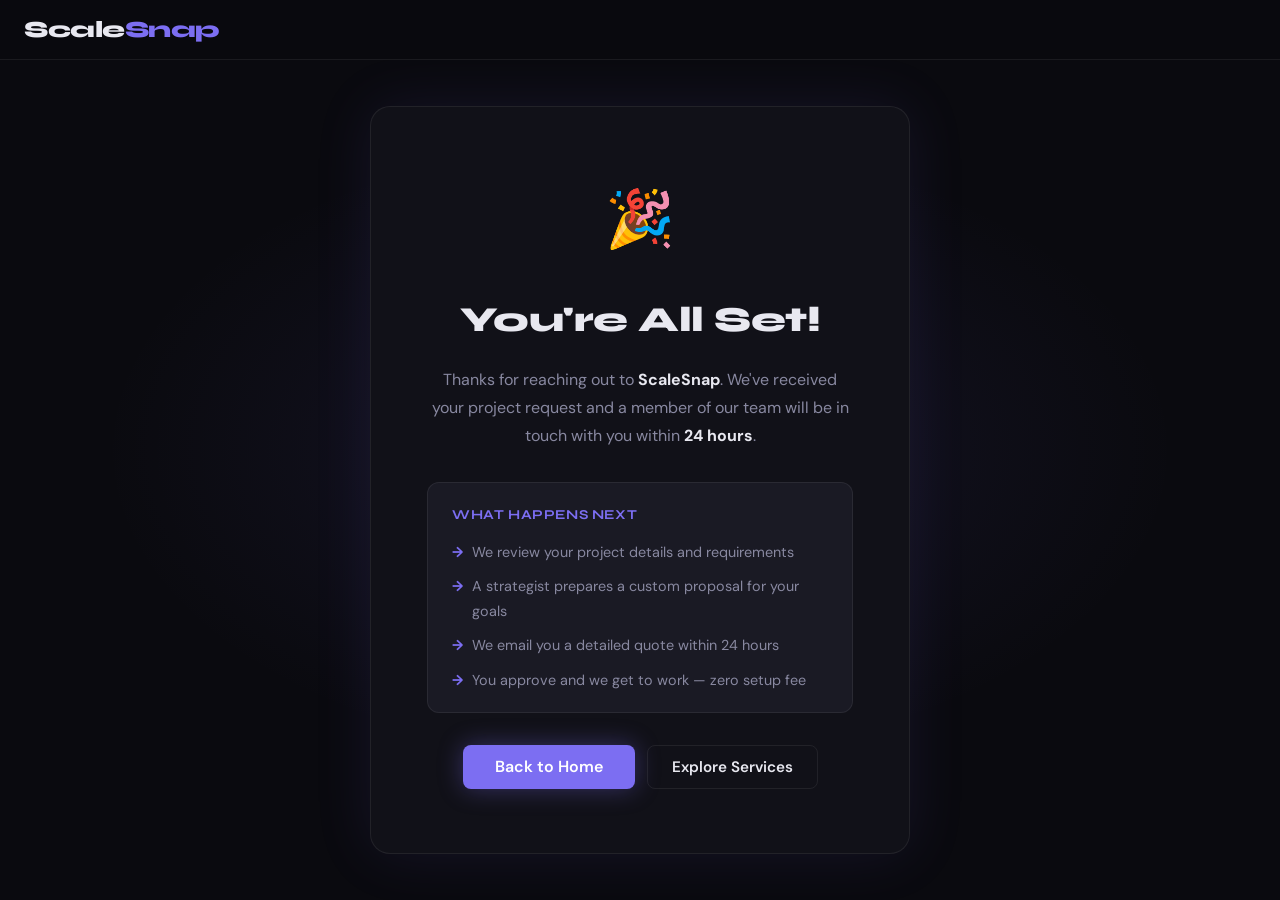
<file: thank-you.html>
<!DOCTYPE html>
<html lang="en">
<head>
  <meta charset="UTF-8" />
  <meta name="viewport" content="width=device-width, initial-scale=1.0" />
  <title>Thank You — ScaleSnap</title>

  <!-- Prevent search engines from indexing this confirmation page -->
  <meta name="robots" content="noindex, nofollow" />
  <meta name="description" content="Thank you for contacting ScaleSnap. We'll be in touch within 24 hours." />

  <!-- Same fonts as main site -->
  <link rel="preconnect" href="https://fonts.googleapis.com" />
  <link rel="preconnect" href="https://fonts.gstatic.com" crossorigin />
  <link href="https://fonts.googleapis.com/css2?family=Syne:wght@700;800&family=DM+Sans:ital,opsz,wght@0,9..40,400;0,9..40,500;0,9..40,600;1,9..40,400&display=swap" rel="stylesheet" />

  <!-- Shared stylesheet for buttons, typography, colour tokens -->
  <link rel="icon" href="data:image/svg+xml,<svg xmlns='http://www.w3.org/2000/svg' viewBox='0 0 100 100'><text y='.9em' font-size='90'>🤖</text></svg>" />
  <link rel="stylesheet" href="style.css" />

  <style>
    /* Page-specific styles for the full-screen centred layout */

    .ty-page {
      min-height: 100vh;
      display: flex;
      align-items: center;
      justify-content: center;
      padding: 32px 24px;
      padding-top: calc(60px + 32px);
      background: var(--bg);
      /* Subtle radial glow matching the hero orb aesthetic */
      background-image: radial-gradient(
        ellipse 60% 50% at 50% 50%,
        rgba(124, 110, 242, 0.1) 0%,
        transparent 70%
      );
    }

    /* Card container */
    .ty-card {
      background: var(--surface);
      border: 1px solid var(--border);
      border-radius: var(--radius-lg);
      padding: clamp(40px, 8vw, 64px) clamp(32px, 6vw, 56px);
      max-width: 540px;
      width: 100%;
      text-align: center;
      animation: tyEntrance 0.55s cubic-bezier(0.22, 1, 0.36, 1) both;
      box-shadow: 0 0 60px rgba(124, 110, 242, 0.1);
    }

    @keyframes tyEntrance {
      from {
        opacity: 0;
        transform: translateY(32px) scale(0.97);
      }
      to {
        opacity: 1;
        transform: translateY(0) scale(1);
      }
    }

    /* Big emoji / illustration */
    .ty-icon {
      font-size: 3.5rem;
      display: block;
      margin-bottom: 24px;
      animation: iconBounce 0.6s ease 0.3s both;
    }

    @keyframes iconBounce {
      0%   { transform: scale(0.5); opacity: 0; }
      70%  { transform: scale(1.15); }
      100% { transform: scale(1);    opacity: 1; }
    }

    /* Headline */
    .ty-card h1 {
      font-family: var(--font-head);
      font-size: clamp(1.8rem, 4vw, 2.2rem);
      font-weight: 800;
      letter-spacing: -0.5px;
      margin-bottom: 16px;
      color: var(--text);
    }

    /* Sub-copy */
    .ty-card p {
      color: var(--text-muted);
      font-size: 1rem;
      line-height: 1.75;
      margin-bottom: 32px;
    }

    .ty-card p strong {
      color: var(--text);
    }

    /* What-happens-next bullet list */
    .ty-next {
      background: var(--surface-2);
      border: 1px solid var(--border);
      border-radius: var(--radius);
      padding: 20px 24px;
      margin-bottom: 32px;
      text-align: left;
    }

    .ty-next h2 {
      font-family: var(--font-head);
      font-size: 0.85rem;
      font-weight: 700;
      text-transform: uppercase;
      letter-spacing: 0.6px;
      color: var(--accent);
      margin-bottom: 14px;
    }

    .ty-next ul {
      display: flex;
      flex-direction: column;
      gap: 10px;
    }

    .ty-next li {
      font-size: 0.9rem;
      color: var(--text-muted);
      padding-left: 20px;
      position: relative;
    }

    .ty-next li::before {
      content: '→';
      position: absolute;
      left: 0;
      color: var(--accent);
      font-weight: 700;
    }

    /* Back to home button */
    .ty-actions {
      display: flex;
      gap: 12px;
      justify-content: center;
      flex-wrap: wrap;
    }

    /* Logo in top-left */
    .ty-nav {
      position: fixed;
      top: 0;
      left: 0;
      right: 0;
      height: 60px;
      display: flex;
      align-items: center;
      padding-inline: 24px;
      background: rgba(10, 10, 15, 0.85);
      backdrop-filter: blur(12px);
      -webkit-backdrop-filter: blur(12px);
      border-bottom: 1px solid var(--border);
      z-index: 100;
    }
  </style>
</head>
<body>

  <!-- Minimal top bar with logo -->
  <nav class="ty-nav" aria-label="Site navigation">
    <a href="index.html" class="logo" aria-label="ScaleSnap — back to home">Scale<span>Snap</span></a>
  </nav>

  <!-- Full-screen centred card -->
  <main class="ty-page" role="main">
    <div class="ty-card">

      <!-- Celebration emoji -->
      <span class="ty-icon" role="img" aria-label="Party popper">🎉</span>

      <!-- Headline -->
      <h1>You're All Set!</h1>

      <!-- Sub-copy -->
      <p>
        Thanks for reaching out to <strong>ScaleSnap</strong>. We've received
        your project request and a member of our team will be in touch with
        you within <strong>24 hours</strong>.
      </p>

      <!-- What happens next -->
      <div class="ty-next" aria-label="What happens next">
        <h2>What Happens Next</h2>
        <ul>
          <li>We review your project details and requirements</li>
          <li>A strategist prepares a custom proposal for your goals</li>
          <li>We email you a detailed quote within 24 hours</li>
          <li>You approve and we get to work — zero setup fee</li>
        </ul>
      </div>

      <!-- Actions -->
      <div class="ty-actions">
        <a href="index.html" class="btn btn-primary btn-lg">Back to Home</a>
        <a href="index.html#services" class="btn btn-ghost">Explore Services</a>
      </div>

    </div>
  </main>

</body>
</html>
</file>
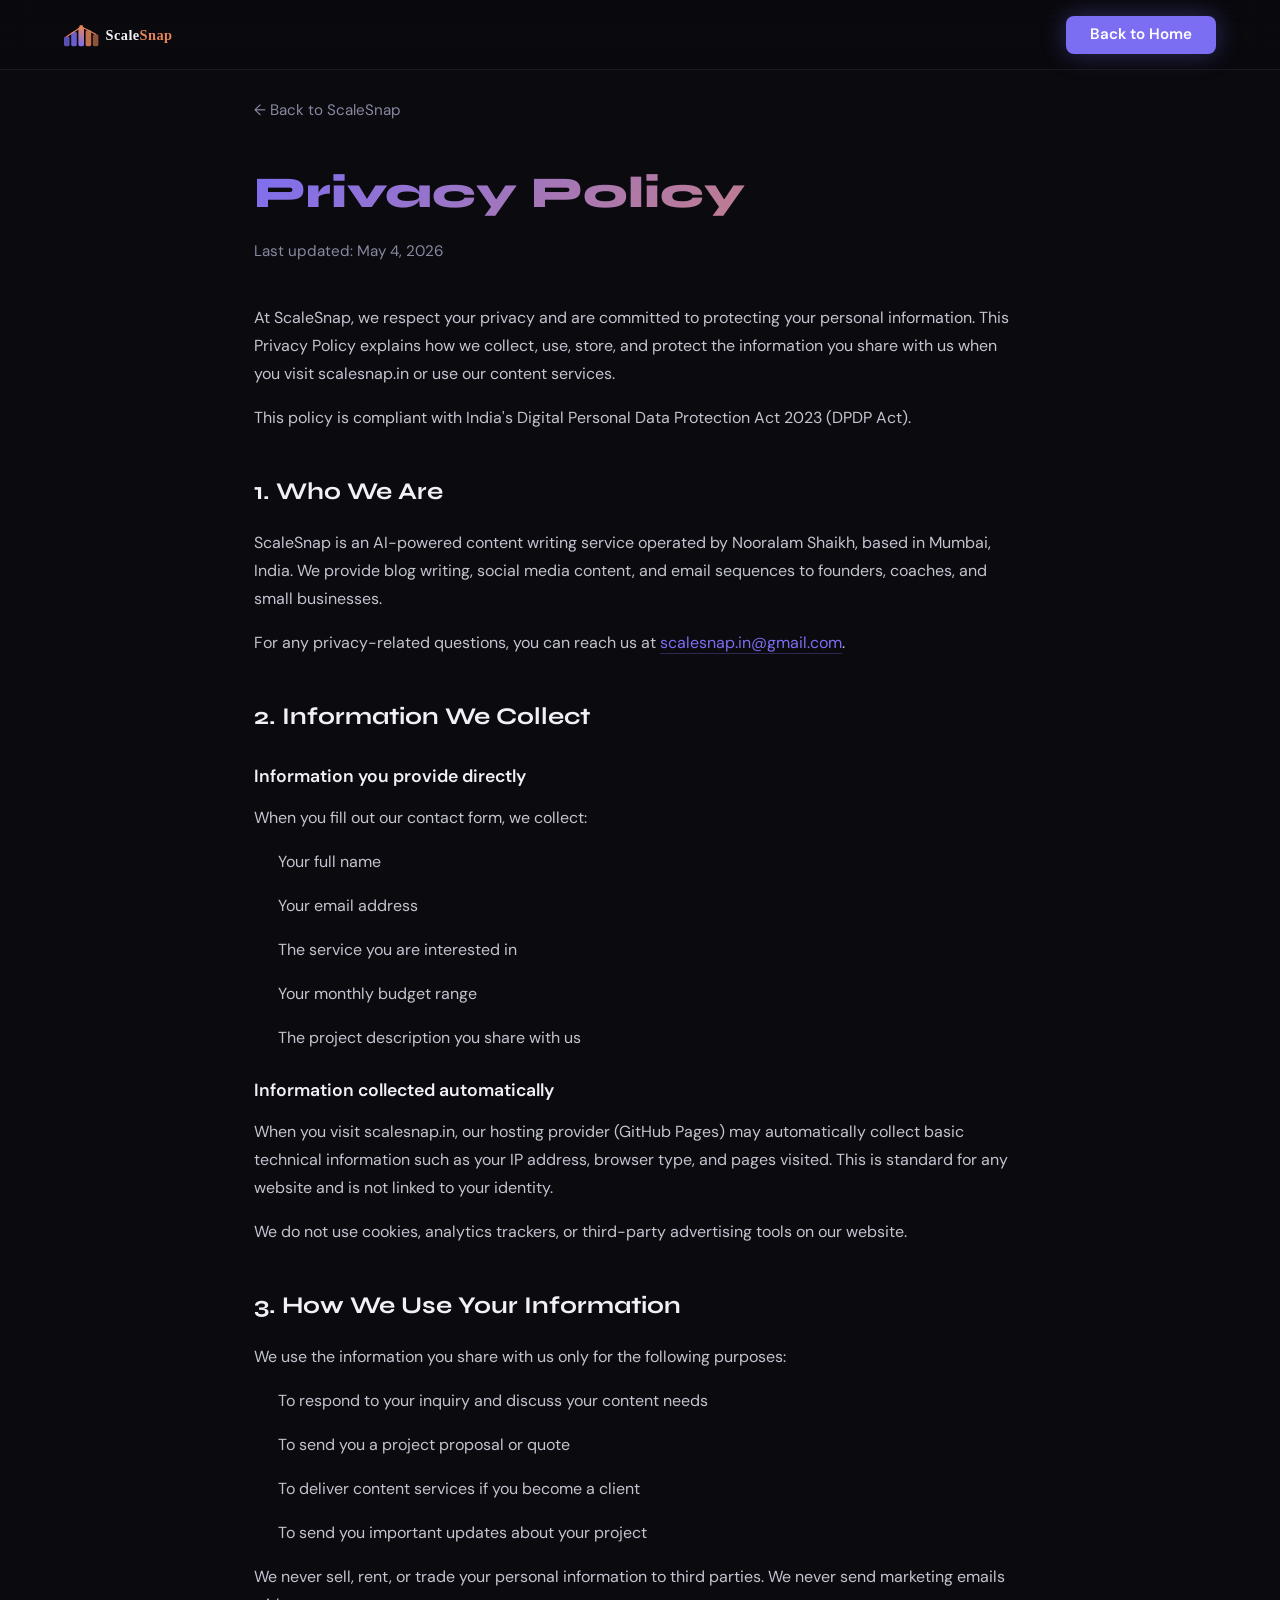
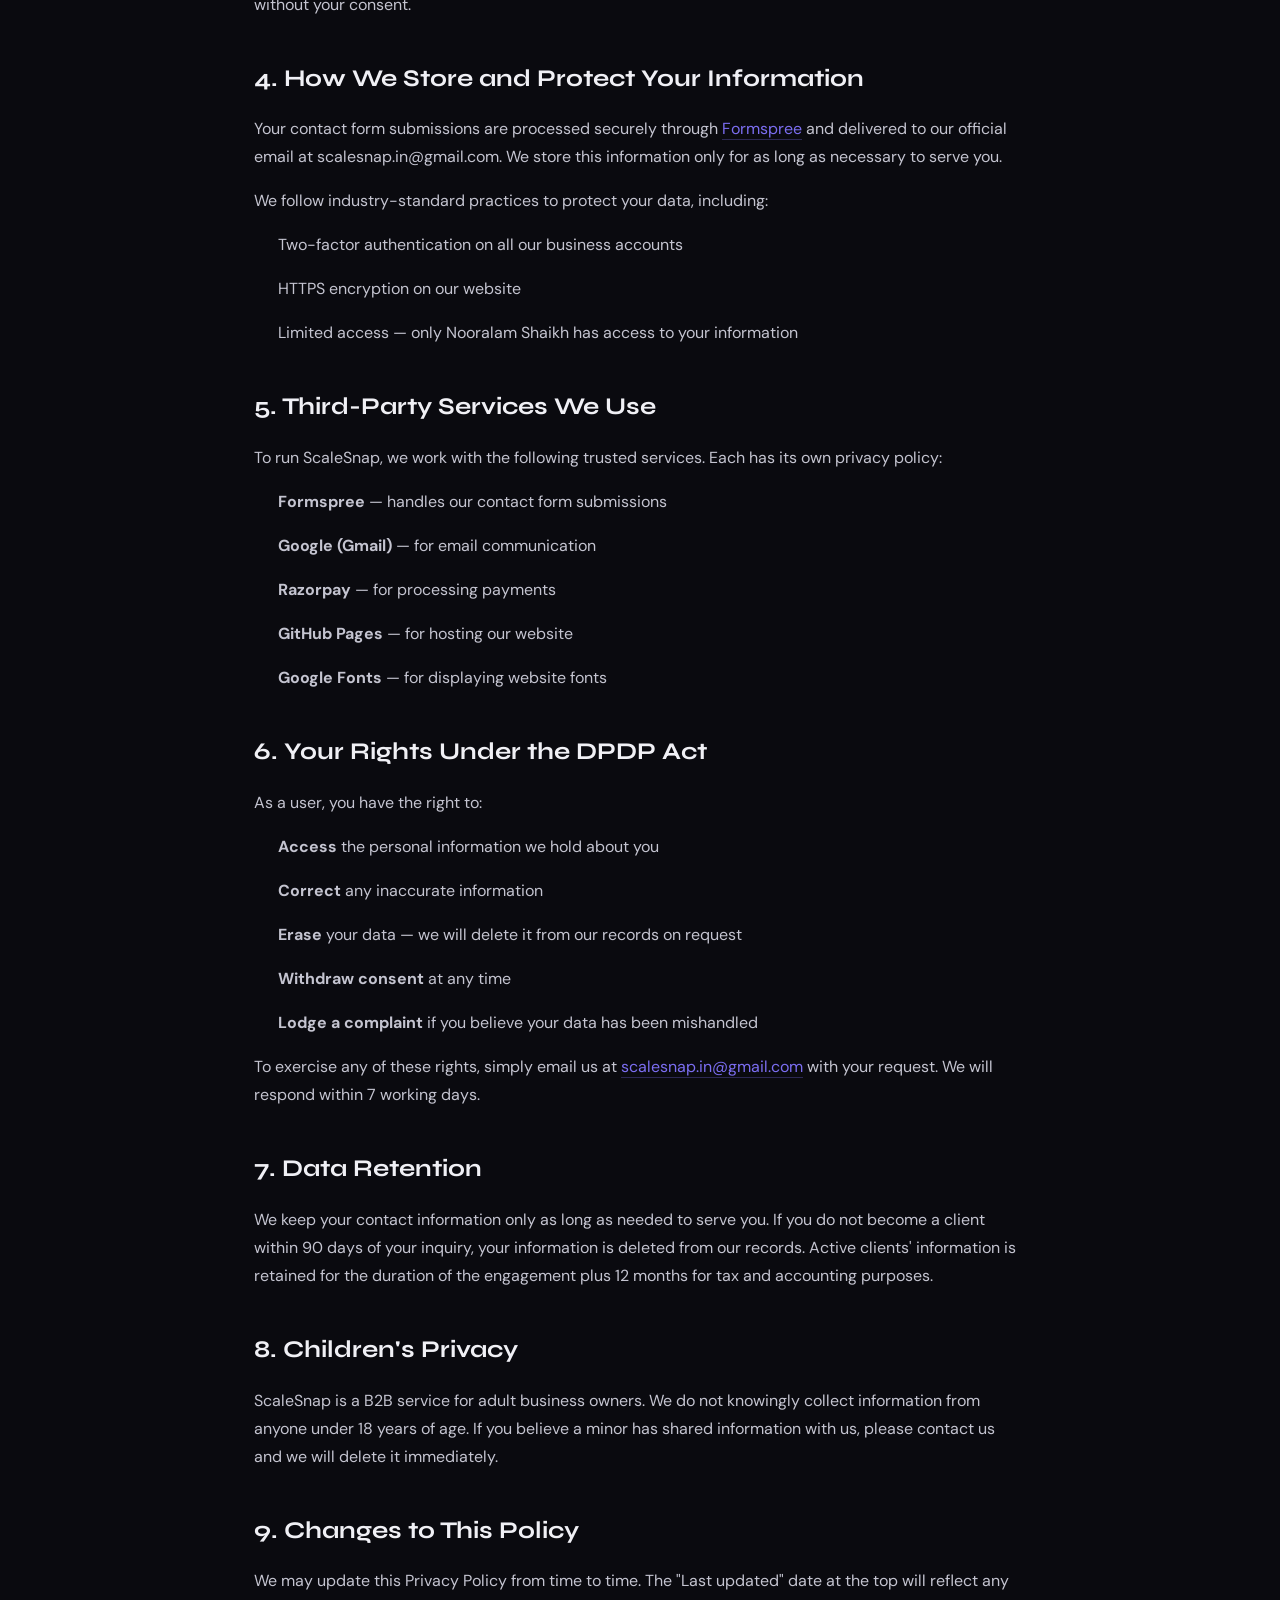
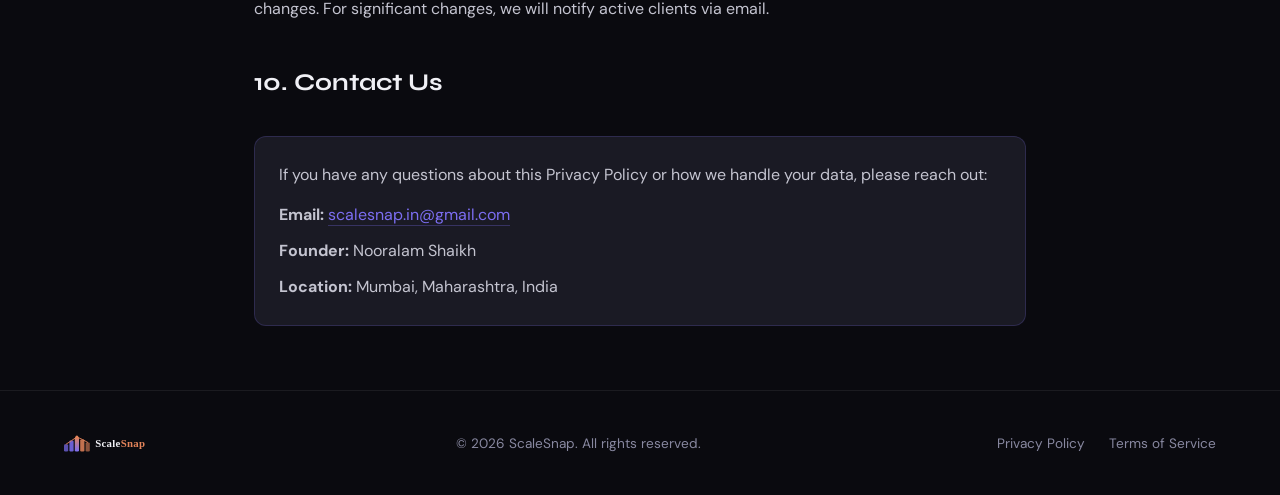
<file: docs/privacy-policy.html>
<!DOCTYPE html>
<html lang="en">
<head>
  <meta charset="UTF-8" />
  <meta name="viewport" content="width=device-width, initial-scale=1.0" />
  <title>Privacy Policy — ScaleSnap</title>
  <meta name="description" content="Privacy Policy for ScaleSnap — how we collect, use, and protect your personal information.">
  <meta name="robots" content="index, follow">
  <link rel="canonical" href="https://scalesnap.in/privacy-policy.html">

  <!-- Google Fonts -->
  <link rel="preconnect" href="https://fonts.googleapis.com" />
  <link rel="preconnect" href="https://fonts.gstatic.com" crossorigin />
  <link href="https://fonts.googleapis.com/css2?family=Syne:wght@700;800&family=DM+Sans:ital,opsz,wght@0,9..40,400;0,9..40,500;0,9..40,600;1,9..40,400&display=swap" rel="stylesheet" />

  <link rel="icon" href="favicon.svg" type="image/svg+xml" />
  <link rel="stylesheet" href="style.css" />

  <style>
    .legal-page {
      max-width: 820px;
      margin: 0 auto;
      padding: 6rem 1.5rem 4rem;
      color: var(--text);
    }
    .legal-page h1 {
      font-family: 'Syne', sans-serif;
      font-weight: 800;
      font-size: clamp(2rem, 4vw, 2.75rem);
      margin-bottom: 0.5rem;
      background: linear-gradient(135deg, #7c6ef2, #e4845a);
      -webkit-background-clip: text;
      -webkit-text-fill-color: transparent;
      background-clip: text;
    }
    .legal-page .updated {
      color: #8888a0;
      font-size: 0.95rem;
      margin-bottom: 2.5rem;
      display: block;
    }
    .legal-page h2 {
      font-family: 'Syne', sans-serif;
      font-weight: 700;
      font-size: 1.5rem;
      margin: 2.5rem 0 1rem;
      color: #f0f0f5;
    }
    .legal-page h3 {
      font-weight: 600;
      font-size: 1.1rem;
      margin: 1.5rem 0 0.75rem;
      color: #f0f0f5;
    }
    .legal-page p, .legal-page li {
      line-height: 1.75;
      margin-bottom: 1rem;
      color: #c4c4d0;
    }
    .legal-page ul {
      padding-left: 1.5rem;
      margin-bottom: 1rem;
    }
    .legal-page a {
      color: #7c6ef2;
      text-decoration: none;
      border-bottom: 1px solid rgba(124, 110, 242, 0.3);
      transition: border-color 0.2s;
    }
    .legal-page a:hover {
      border-bottom-color: #7c6ef2;
    }
    .legal-page .back-link {
      display: inline-flex;
      align-items: center;
      gap: 6px;
      margin-bottom: 2rem;
      color: #8888a0;
      font-size: 0.95rem;
      border-bottom: none;
    }
    .legal-page .back-link:hover {
      color: #7c6ef2;
    }
    .legal-page .contact-box {
      background: #1a1a24;
      border: 1px solid rgba(124, 110, 242, 0.2);
      border-radius: 12px;
      padding: 1.5rem;
      margin-top: 2rem;
    }
  </style>

  <!-- Google tag (gtag.js) -->
  <script async src="https://www.googletagmanager.com/gtag/js?id=G-XL643N289Y"></script>
  <script>
    window.dataLayer = window.dataLayer || [];
    function gtag(){dataLayer.push(arguments);}
    gtag('js', new Date());
    gtag('config', 'G-XL643N289Y');
  </script>
</head>
<body>

  <!-- Simple navbar -->
  <nav class="navbar" role="navigation" aria-label="Main navigation">
    <div class="container nav-inner">
      <a href="index.html" class="logo" aria-label="ScaleSnap home" style="display:flex; align-items:center; text-decoration:none; gap:4px;">
        <img src="scalesnap_logo_transparent.svg" alt="ScaleSnap Logo" height="32" loading="lazy" style="display:block;">
      </a>
      <a href="index.html" class="btn btn-primary nav-cta">Back to Home</a>
    </div>
  </nav>

  <main class="legal-page">
    <a href="index.html" class="back-link">← Back to ScaleSnap</a>

    <h1>Privacy Policy</h1>
    <span class="updated">Last updated: May 4, 2026</span>

    <p>At ScaleSnap, we respect your privacy and are committed to protecting your personal information. This Privacy Policy explains how we collect, use, store, and protect the information you share with us when you visit scalesnap.in or use our content services.</p>

    <p>This policy is compliant with India's Digital Personal Data Protection Act 2023 (DPDP Act).</p>

    <h2>1. Who We Are</h2>
    <p>ScaleSnap is an AI-powered content writing service operated by Nooralam Shaikh, based in Mumbai, India. We provide blog writing, social media content, and email sequences to founders, coaches, and small businesses.</p>
    <p>For any privacy-related questions, you can reach us at <a href="mailto:scalesnap.in@gmail.com">scalesnap.in@gmail.com</a>.</p>

    <h2>2. Information We Collect</h2>

    <h3>Information you provide directly</h3>
    <p>When you fill out our contact form, we collect:</p>
    <ul>
      <li>Your full name</li>
      <li>Your email address</li>
      <li>The service you are interested in</li>
      <li>Your monthly budget range</li>
      <li>The project description you share with us</li>
    </ul>

    <h3>Information collected automatically</h3>
    <p>When you visit scalesnap.in, our hosting provider (GitHub Pages) may automatically collect basic technical information such as your IP address, browser type, and pages visited. This is standard for any website and is not linked to your identity.</p>

    <p>We do not use cookies, analytics trackers, or third-party advertising tools on our website.</p>

    <h2>3. How We Use Your Information</h2>
    <p>We use the information you share with us only for the following purposes:</p>
    <ul>
      <li>To respond to your inquiry and discuss your content needs</li>
      <li>To send you a project proposal or quote</li>
      <li>To deliver content services if you become a client</li>
      <li>To send you important updates about your project</li>
    </ul>
    <p>We never sell, rent, or trade your personal information to third parties. We never send marketing emails without your consent.</p>

    <h2>4. How We Store and Protect Your Information</h2>
    <p>Your contact form submissions are processed securely through <a href="https://formspree.io" target="_blank" rel="noopener">Formspree</a> and delivered to our official email at scalesnap.in@gmail.com. We store this information only for as long as necessary to serve you.</p>
    <p>We follow industry-standard practices to protect your data, including:</p>
    <ul>
      <li>Two-factor authentication on all our business accounts</li>
      <li>HTTPS encryption on our website</li>
      <li>Limited access — only Nooralam Shaikh has access to your information</li>
    </ul>

    <h2>5. Third-Party Services We Use</h2>
    <p>To run ScaleSnap, we work with the following trusted services. Each has its own privacy policy:</p>
    <ul>
      <li><strong>Formspree</strong> — handles our contact form submissions</li>
      <li><strong>Google (Gmail)</strong> — for email communication</li>
      <li><strong>Razorpay</strong> — for processing payments</li>
      <li><strong>GitHub Pages</strong> — for hosting our website</li>
      <li><strong>Google Fonts</strong> — for displaying website fonts</li>
    </ul>

    <h2>6. Your Rights Under the DPDP Act</h2>
    <p>As a user, you have the right to:</p>
    <ul>
      <li><strong>Access</strong> the personal information we hold about you</li>
      <li><strong>Correct</strong> any inaccurate information</li>
      <li><strong>Erase</strong> your data — we will delete it from our records on request</li>
      <li><strong>Withdraw consent</strong> at any time</li>
      <li><strong>Lodge a complaint</strong> if you believe your data has been mishandled</li>
    </ul>
    <p>To exercise any of these rights, simply email us at <a href="mailto:scalesnap.in@gmail.com">scalesnap.in@gmail.com</a> with your request. We will respond within 7 working days.</p>

    <h2>7. Data Retention</h2>
    <p>We keep your contact information only as long as needed to serve you. If you do not become a client within 90 days of your inquiry, your information is deleted from our records. Active clients' information is retained for the duration of the engagement plus 12 months for tax and accounting purposes.</p>

    <h2>8. Children's Privacy</h2>
    <p>ScaleSnap is a B2B service for adult business owners. We do not knowingly collect information from anyone under 18 years of age. If you believe a minor has shared information with us, please contact us and we will delete it immediately.</p>

    <h2>9. Changes to This Policy</h2>
    <p>We may update this Privacy Policy from time to time. The "Last updated" date at the top will reflect any changes. For significant changes, we will notify active clients via email.</p>

    <h2>10. Contact Us</h2>
    <div class="contact-box">
      <p style="margin: 0;">If you have any questions about this Privacy Policy or how we handle your data, please reach out:</p>
      <p style="margin: 0.75rem 0 0;"><strong>Email:</strong> <a href="mailto:scalesnap.in@gmail.com">scalesnap.in@gmail.com</a></p>
      <p style="margin: 0.5rem 0 0;"><strong>Founder:</strong> Nooralam Shaikh</p>
      <p style="margin: 0.5rem 0 0;"><strong>Location:</strong> Mumbai, Maharashtra, India</p>
    </div>
  </main>

  <!-- Footer -->
  <footer class="footer" role="contentinfo">
    <div class="container footer-inner">
      <a href="index.html" class="logo footer-logo" aria-label="ScaleSnap home" style="display:flex; align-items:center; text-decoration:none; gap:4px;">
        <img src="scalesnap_logo_transparent.svg" alt="ScaleSnap Logo" height="24" loading="lazy" style="display:block;">
      </a>
      <p class="footer-copy">&copy; 2026 ScaleSnap. All rights reserved.</p>
      <nav class="footer-links" aria-label="Footer links">
        <a href="privacy-policy.html">Privacy Policy</a>
        <a href="terms-of-service.html">Terms of Service</a>
      </nav>
    </div>
  </footer>

</body>
</html>
</file>
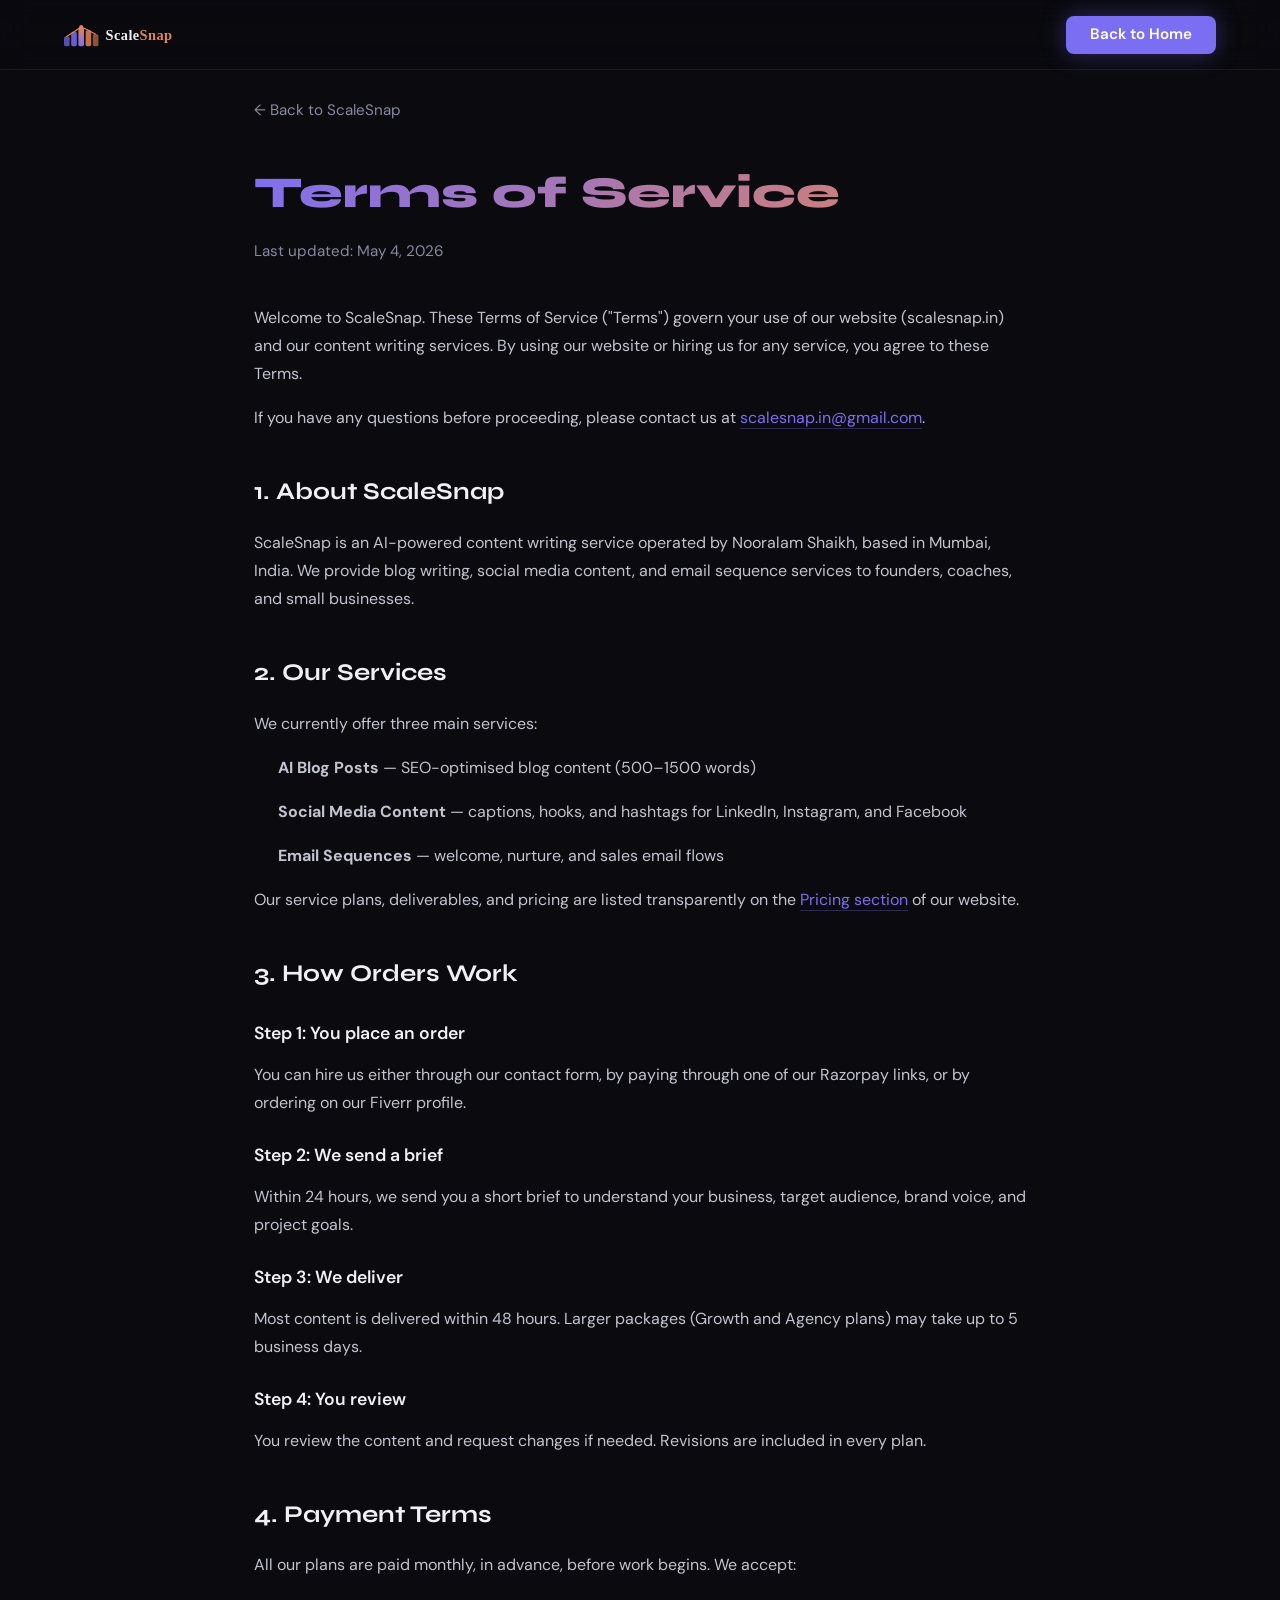
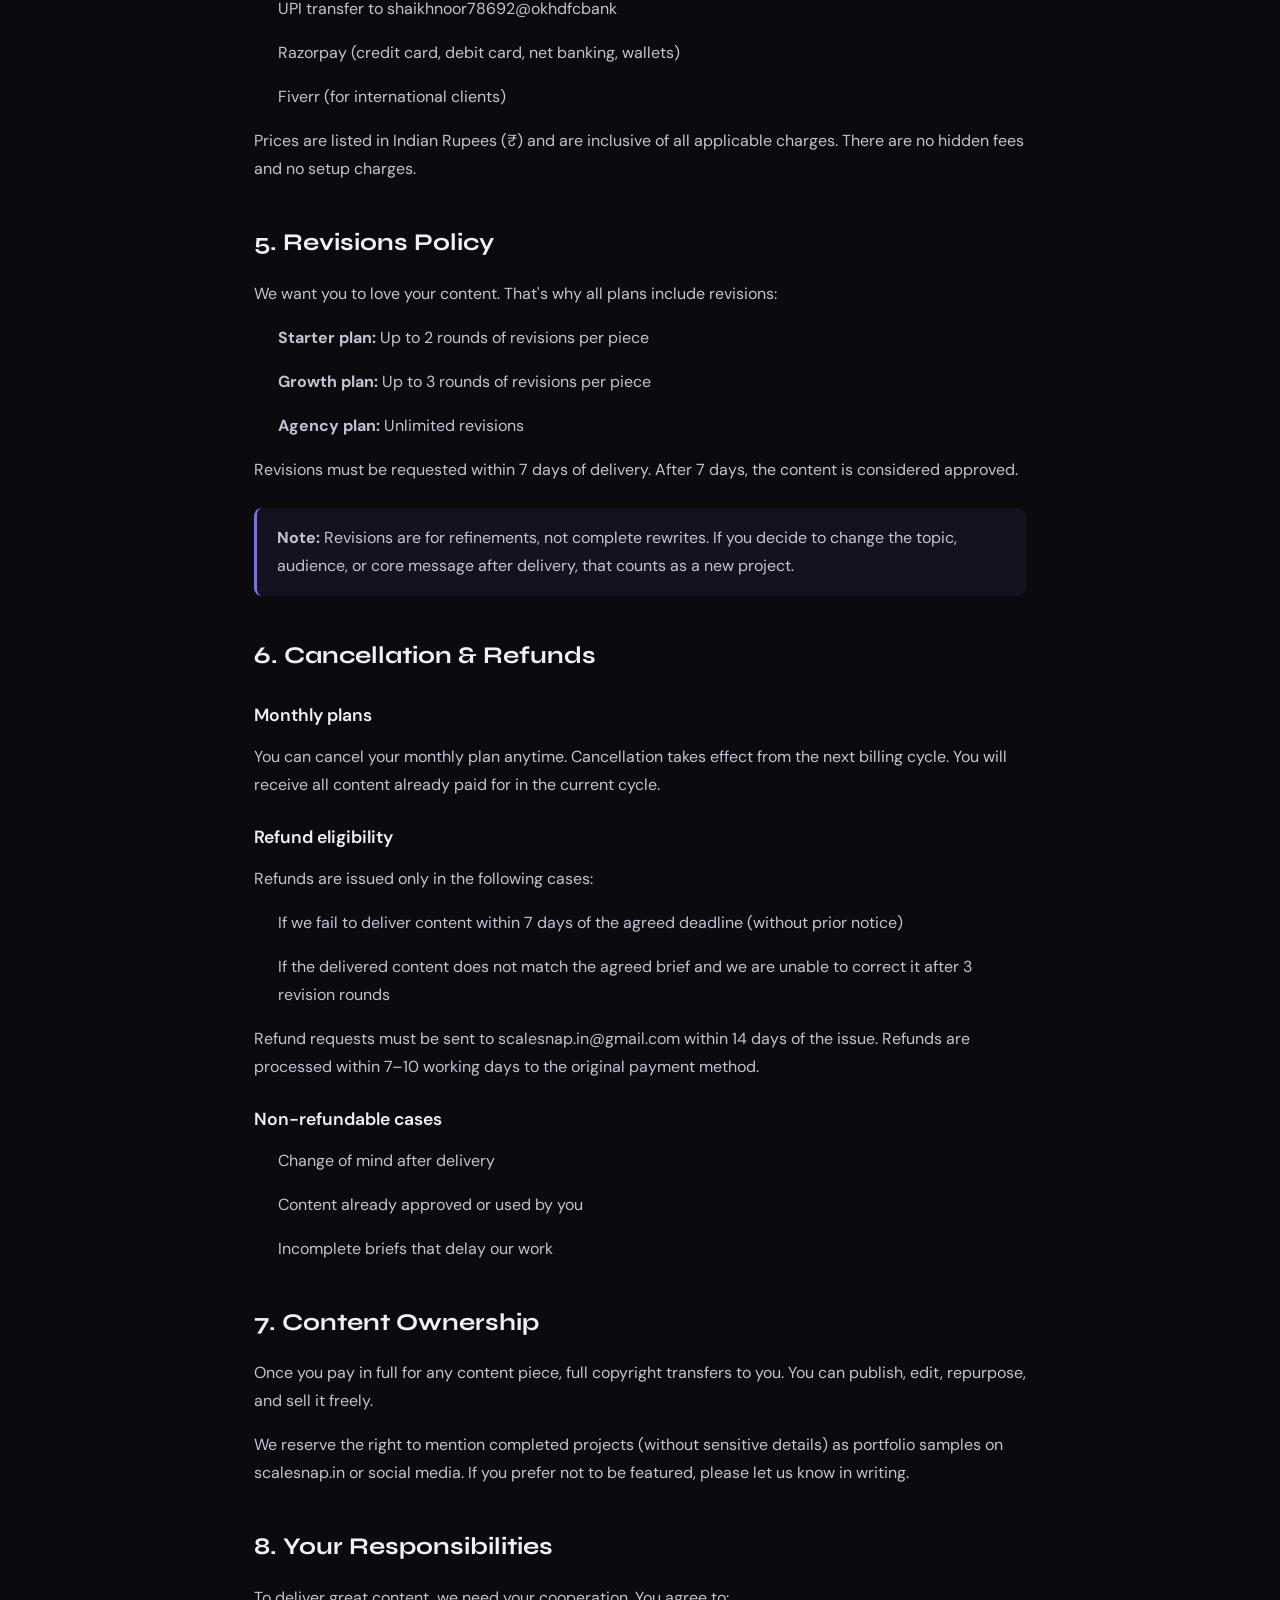
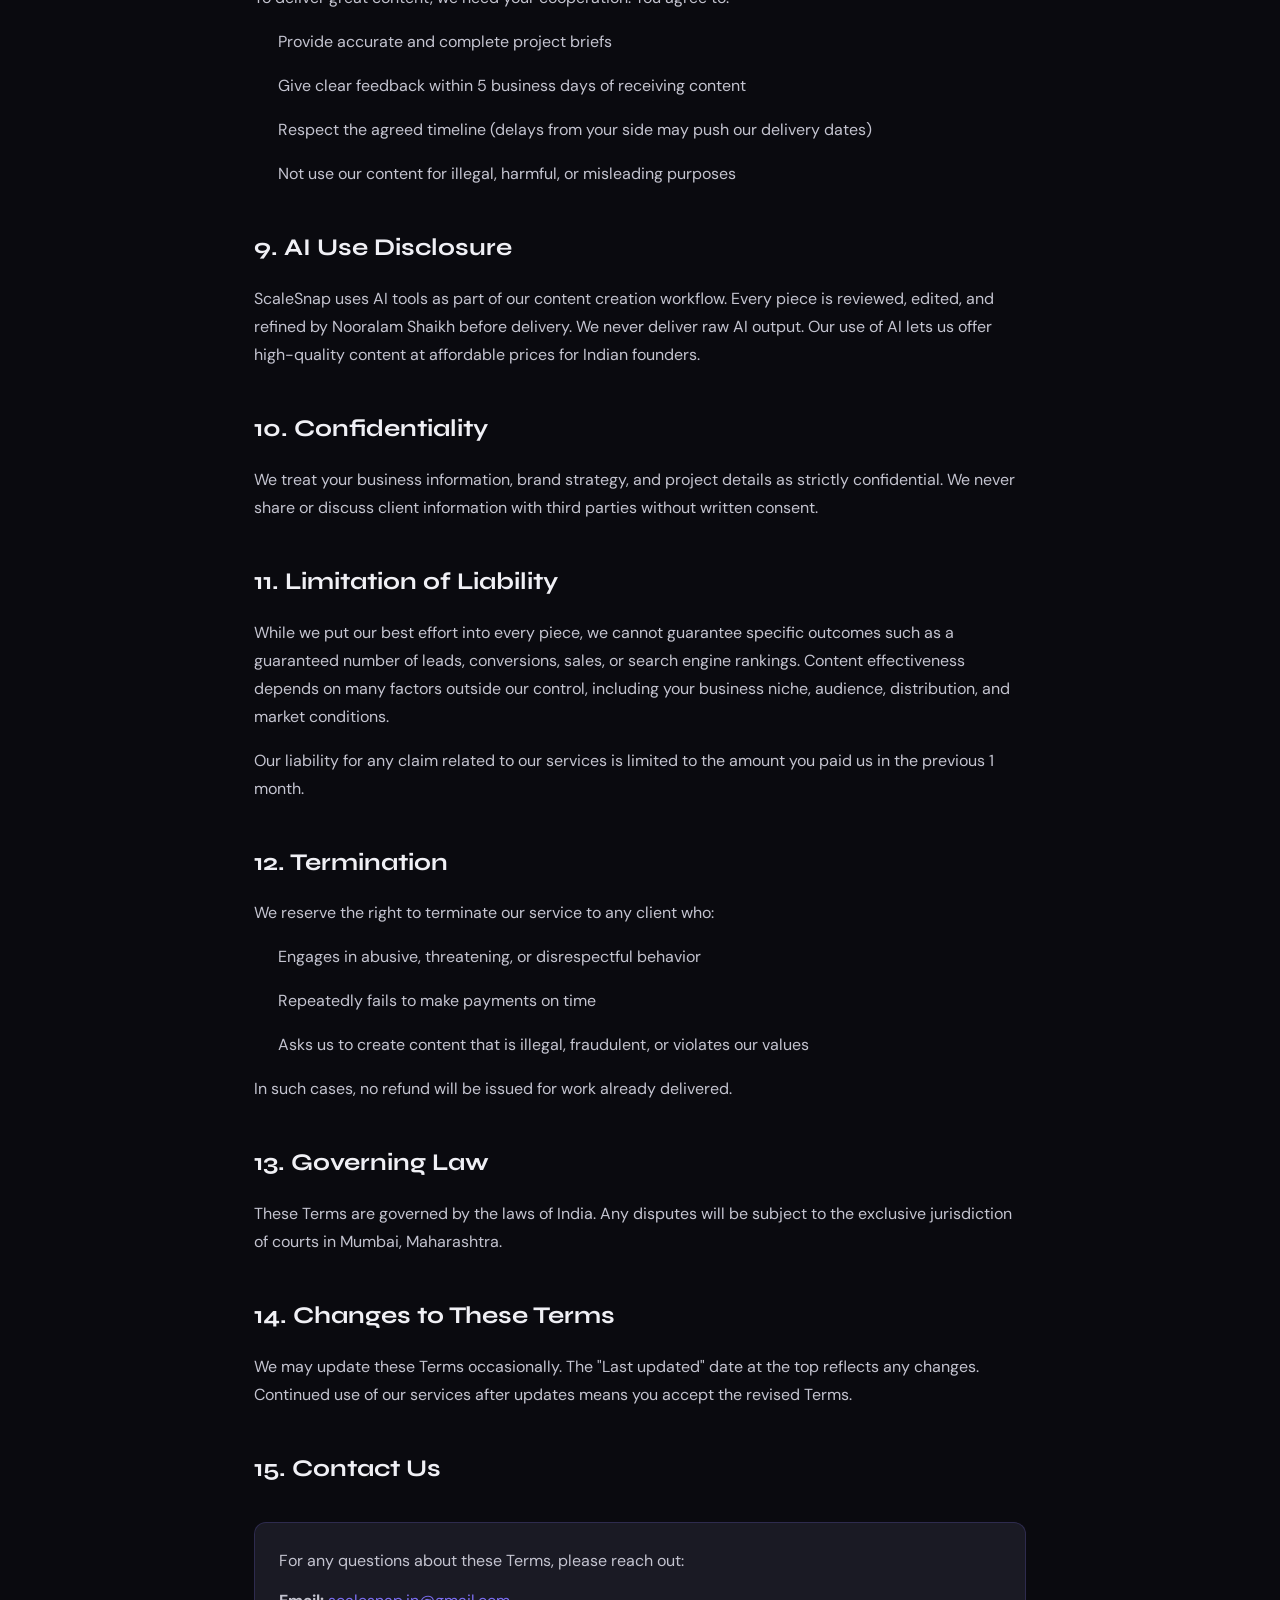
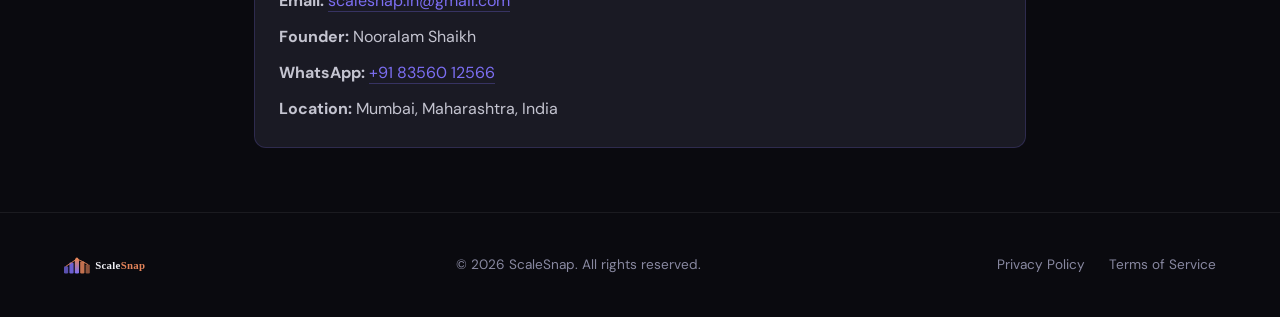
<file: docs/terms-of-service.html>
<!DOCTYPE html>
<html lang="en">
<head>
  <meta charset="UTF-8" />
  <meta name="viewport" content="width=device-width, initial-scale=1.0" />
  <title>Terms of Service — ScaleSnap</title>
  <meta name="description" content="Terms of Service for ScaleSnap — the rules and agreements that apply when you use our content services.">
  <meta name="robots" content="index, follow">
  <link rel="canonical" href="https://scalesnap.in/terms-of-service.html">

  <!-- Google Fonts -->
  <link rel="preconnect" href="https://fonts.googleapis.com" />
  <link rel="preconnect" href="https://fonts.gstatic.com" crossorigin />
  <link href="https://fonts.googleapis.com/css2?family=Syne:wght@700;800&family=DM+Sans:ital,opsz,wght@0,9..40,400;0,9..40,500;0,9..40,600;1,9..40,400&display=swap" rel="stylesheet" />

  <link rel="icon" href="favicon.svg" type="image/svg+xml" />
  <link rel="stylesheet" href="style.css" />

  <style>
    .legal-page {
      max-width: 820px;
      margin: 0 auto;
      padding: 6rem 1.5rem 4rem;
      color: var(--text);
    }
    .legal-page h1 {
      font-family: 'Syne', sans-serif;
      font-weight: 800;
      font-size: clamp(2rem, 4vw, 2.75rem);
      margin-bottom: 0.5rem;
      background: linear-gradient(135deg, #7c6ef2, #e4845a);
      -webkit-background-clip: text;
      -webkit-text-fill-color: transparent;
      background-clip: text;
    }
    .legal-page .updated {
      color: #8888a0;
      font-size: 0.95rem;
      margin-bottom: 2.5rem;
      display: block;
    }
    .legal-page h2 {
      font-family: 'Syne', sans-serif;
      font-weight: 700;
      font-size: 1.5rem;
      margin: 2.5rem 0 1rem;
      color: #f0f0f5;
    }
    .legal-page h3 {
      font-weight: 600;
      font-size: 1.1rem;
      margin: 1.5rem 0 0.75rem;
      color: #f0f0f5;
    }
    .legal-page p, .legal-page li {
      line-height: 1.75;
      margin-bottom: 1rem;
      color: #c4c4d0;
    }
    .legal-page ul {
      padding-left: 1.5rem;
      margin-bottom: 1rem;
    }
    .legal-page a {
      color: #7c6ef2;
      text-decoration: none;
      border-bottom: 1px solid rgba(124, 110, 242, 0.3);
      transition: border-color 0.2s;
    }
    .legal-page a:hover {
      border-bottom-color: #7c6ef2;
    }
    .legal-page .back-link {
      display: inline-flex;
      align-items: center;
      gap: 6px;
      margin-bottom: 2rem;
      color: #8888a0;
      font-size: 0.95rem;
      border-bottom: none;
    }
    .legal-page .back-link:hover {
      color: #7c6ef2;
    }
    .legal-page .contact-box {
      background: #1a1a24;
      border: 1px solid rgba(124, 110, 242, 0.2);
      border-radius: 12px;
      padding: 1.5rem;
      margin-top: 2rem;
    }
    .legal-page .highlight-box {
      background: rgba(124, 110, 242, 0.08);
      border-left: 3px solid #7c6ef2;
      padding: 1rem 1.25rem;
      border-radius: 8px;
      margin: 1.5rem 0;
    }
  </style>

  <!-- Google tag (gtag.js) -->
  <script async src="https://www.googletagmanager.com/gtag/js?id=G-XL643N289Y"></script>
  <script>
    window.dataLayer = window.dataLayer || [];
    function gtag(){dataLayer.push(arguments);}
    gtag('js', new Date());
    gtag('config', 'G-XL643N289Y');
  </script>
</head>
<body>

  <!-- Simple navbar -->
  <nav class="navbar" role="navigation" aria-label="Main navigation">
    <div class="container nav-inner">
      <a href="index.html" class="logo" aria-label="ScaleSnap home" style="display:flex; align-items:center; text-decoration:none; gap:4px;">
        <img src="scalesnap_logo_transparent.svg" alt="ScaleSnap Logo" height="32" loading="lazy" style="display:block;">
      </a>
      <a href="index.html" class="btn btn-primary nav-cta">Back to Home</a>
    </div>
  </nav>

  <main class="legal-page">
    <a href="index.html" class="back-link">← Back to ScaleSnap</a>

    <h1>Terms of Service</h1>
    <span class="updated">Last updated: May 4, 2026</span>

    <p>Welcome to ScaleSnap. These Terms of Service ("Terms") govern your use of our website (scalesnap.in) and our content writing services. By using our website or hiring us for any service, you agree to these Terms.</p>

    <p>If you have any questions before proceeding, please contact us at <a href="mailto:scalesnap.in@gmail.com">scalesnap.in@gmail.com</a>.</p>

    <h2>1. About ScaleSnap</h2>
    <p>ScaleSnap is an AI-powered content writing service operated by Nooralam Shaikh, based in Mumbai, India. We provide blog writing, social media content, and email sequence services to founders, coaches, and small businesses.</p>

    <h2>2. Our Services</h2>
    <p>We currently offer three main services:</p>
    <ul>
      <li><strong>AI Blog Posts</strong> — SEO-optimised blog content (500–1500 words)</li>
      <li><strong>Social Media Content</strong> — captions, hooks, and hashtags for LinkedIn, Instagram, and Facebook</li>
      <li><strong>Email Sequences</strong> — welcome, nurture, and sales email flows</li>
    </ul>
    <p>Our service plans, deliverables, and pricing are listed transparently on the <a href="index.html#pricing">Pricing section</a> of our website.</p>

    <h2>3. How Orders Work</h2>

    <h3>Step 1: You place an order</h3>
    <p>You can hire us either through our contact form, by paying through one of our Razorpay links, or by ordering on our Fiverr profile.</p>

    <h3>Step 2: We send a brief</h3>
    <p>Within 24 hours, we send you a short brief to understand your business, target audience, brand voice, and project goals.</p>

    <h3>Step 3: We deliver</h3>
    <p>Most content is delivered within 48 hours. Larger packages (Growth and Agency plans) may take up to 5 business days.</p>

    <h3>Step 4: You review</h3>
    <p>You review the content and request changes if needed. Revisions are included in every plan.</p>

    <h2>4. Payment Terms</h2>
    <p>All our plans are paid monthly, in advance, before work begins. We accept:</p>
    <ul>
      <li>UPI transfer to shaikhnoor78692@okhdfcbank</li>
      <li>Razorpay (credit card, debit card, net banking, wallets)</li>
      <li>Fiverr (for international clients)</li>
    </ul>
    <p>Prices are listed in Indian Rupees (₹) and are inclusive of all applicable charges. There are no hidden fees and no setup charges.</p>

    <h2>5. Revisions Policy</h2>
    <p>We want you to love your content. That's why all plans include revisions:</p>
    <ul>
      <li><strong>Starter plan:</strong> Up to 2 rounds of revisions per piece</li>
      <li><strong>Growth plan:</strong> Up to 3 rounds of revisions per piece</li>
      <li><strong>Agency plan:</strong> Unlimited revisions</li>
    </ul>
    <p>Revisions must be requested within 7 days of delivery. After 7 days, the content is considered approved.</p>

    <div class="highlight-box">
      <p style="margin: 0;"><strong>Note:</strong> Revisions are for refinements, not complete rewrites. If you decide to change the topic, audience, or core message after delivery, that counts as a new project.</p>
    </div>

    <h2>6. Cancellation & Refunds</h2>

    <h3>Monthly plans</h3>
    <p>You can cancel your monthly plan anytime. Cancellation takes effect from the next billing cycle. You will receive all content already paid for in the current cycle.</p>

    <h3>Refund eligibility</h3>
    <p>Refunds are issued only in the following cases:</p>
    <ul>
      <li>If we fail to deliver content within 7 days of the agreed deadline (without prior notice)</li>
      <li>If the delivered content does not match the agreed brief and we are unable to correct it after 3 revision rounds</li>
    </ul>
    <p>Refund requests must be sent to scalesnap.in@gmail.com within 14 days of the issue. Refunds are processed within 7–10 working days to the original payment method.</p>

    <h3>Non-refundable cases</h3>
    <ul>
      <li>Change of mind after delivery</li>
      <li>Content already approved or used by you</li>
      <li>Incomplete briefs that delay our work</li>
    </ul>

    <h2>7. Content Ownership</h2>
    <p>Once you pay in full for any content piece, full copyright transfers to you. You can publish, edit, repurpose, and sell it freely.</p>
    <p>We reserve the right to mention completed projects (without sensitive details) as portfolio samples on scalesnap.in or social media. If you prefer not to be featured, please let us know in writing.</p>

    <h2>8. Your Responsibilities</h2>
    <p>To deliver great content, we need your cooperation. You agree to:</p>
    <ul>
      <li>Provide accurate and complete project briefs</li>
      <li>Give clear feedback within 5 business days of receiving content</li>
      <li>Respect the agreed timeline (delays from your side may push our delivery dates)</li>
      <li>Not use our content for illegal, harmful, or misleading purposes</li>
    </ul>

    <h2>9. AI Use Disclosure</h2>
    <p>ScaleSnap uses AI tools as part of our content creation workflow. Every piece is reviewed, edited, and refined by Nooralam Shaikh before delivery. We never deliver raw AI output. Our use of AI lets us offer high-quality content at affordable prices for Indian founders.</p>

    <h2>10. Confidentiality</h2>
    <p>We treat your business information, brand strategy, and project details as strictly confidential. We never share or discuss client information with third parties without written consent.</p>

    <h2>11. Limitation of Liability</h2>
    <p>While we put our best effort into every piece, we cannot guarantee specific outcomes such as a guaranteed number of leads, conversions, sales, or search engine rankings. Content effectiveness depends on many factors outside our control, including your business niche, audience, distribution, and market conditions.</p>
    <p>Our liability for any claim related to our services is limited to the amount you paid us in the previous 1 month.</p>

    <h2>12. Termination</h2>
    <p>We reserve the right to terminate our service to any client who:</p>
    <ul>
      <li>Engages in abusive, threatening, or disrespectful behavior</li>
      <li>Repeatedly fails to make payments on time</li>
      <li>Asks us to create content that is illegal, fraudulent, or violates our values</li>
    </ul>
    <p>In such cases, no refund will be issued for work already delivered.</p>

    <h2>13. Governing Law</h2>
    <p>These Terms are governed by the laws of India. Any disputes will be subject to the exclusive jurisdiction of courts in Mumbai, Maharashtra.</p>

    <h2>14. Changes to These Terms</h2>
    <p>We may update these Terms occasionally. The "Last updated" date at the top reflects any changes. Continued use of our services after updates means you accept the revised Terms.</p>

    <h2>15. Contact Us</h2>
    <div class="contact-box">
      <p style="margin: 0;">For any questions about these Terms, please reach out:</p>
      <p style="margin: 0.75rem 0 0;"><strong>Email:</strong> <a href="mailto:scalesnap.in@gmail.com">scalesnap.in@gmail.com</a></p>
      <p style="margin: 0.5rem 0 0;"><strong>Founder:</strong> Nooralam Shaikh</p>
      <p style="margin: 0.5rem 0 0;"><strong>WhatsApp:</strong> <a href="https://wa.me/918356012566" target="_blank" rel="noopener">+91 83560 12566</a></p>
      <p style="margin: 0.5rem 0 0;"><strong>Location:</strong> Mumbai, Maharashtra, India</p>
    </div>
  </main>

  <!-- Footer -->
  <footer class="footer" role="contentinfo">
    <div class="container footer-inner">
      <a href="index.html" class="logo footer-logo" aria-label="ScaleSnap home" style="display:flex; align-items:center; text-decoration:none; gap:4px;">
        <img src="scalesnap_logo_transparent.svg" alt="ScaleSnap Logo" height="24" loading="lazy" style="display:block;">
      </a>
      <p class="footer-copy">&copy; 2026 ScaleSnap. All rights reserved.</p>
      <nav class="footer-links" aria-label="Footer links">
        <a href="privacy-policy.html">Privacy Policy</a>
        <a href="terms-of-service.html">Terms of Service</a>
      </nav>
    </div>
  </footer>

</body>
</html>
</file>
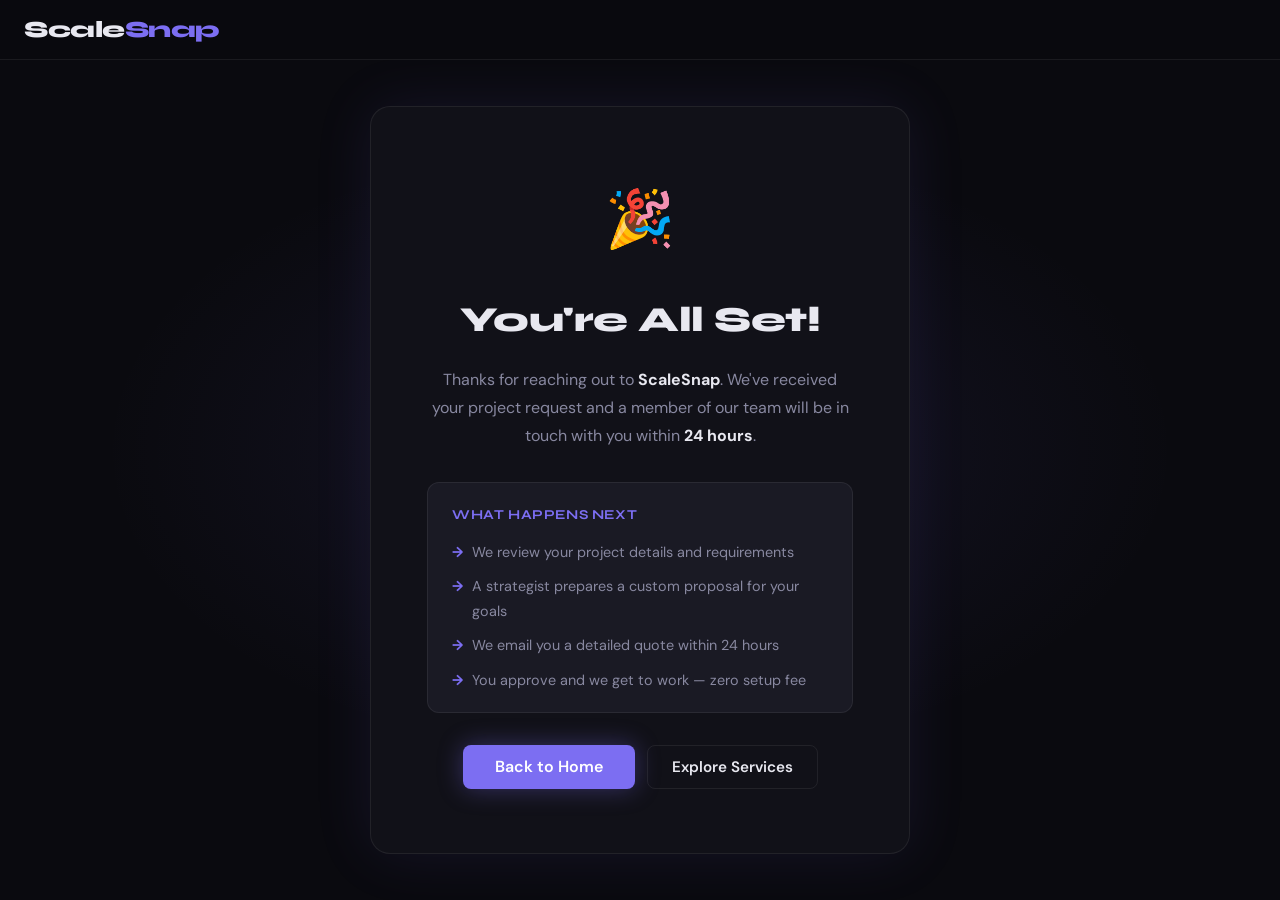
<file: docs/thank-you.html>
<!DOCTYPE html>
<html lang="en">
<head>
  <meta charset="UTF-8" />
  <meta name="viewport" content="width=device-width, initial-scale=1.0" />
  <title>Thank You — ScaleSnap</title>

  <!-- Prevent search engines from indexing this confirmation page -->
  <meta name="robots" content="noindex, nofollow" />
  <meta name="description" content="Thank you for contacting ScaleSnap. We'll be in touch within 24 hours." />

  <!-- Same fonts as main site -->
  <link rel="preconnect" href="https://fonts.googleapis.com" />
  <link rel="preconnect" href="https://fonts.gstatic.com" crossorigin />
  <link href="https://fonts.googleapis.com/css2?family=Syne:wght@700;800&family=DM+Sans:ital,opsz,wght@0,9..40,400;0,9..40,500;0,9..40,600;1,9..40,400&display=swap" rel="stylesheet" />

  <!-- Shared stylesheet for buttons, typography, colour tokens -->
  <link rel="icon" href="data:image/svg+xml,<svg xmlns='http://www.w3.org/2000/svg' viewBox='0 0 100 100'><text y='.9em' font-size='90'>🤖</text></svg>" />
  <link rel="stylesheet" href="style.css" />

  <style>
    /* Page-specific styles for the full-screen centred layout */

    .ty-page {
      min-height: 100vh;
      display: flex;
      align-items: center;
      justify-content: center;
      padding: 32px 24px;
      padding-top: calc(60px + 32px);
      background: var(--bg);
      /* Subtle radial glow matching the hero orb aesthetic */
      background-image: radial-gradient(
        ellipse 60% 50% at 50% 50%,
        rgba(124, 110, 242, 0.1) 0%,
        transparent 70%
      );
    }

    /* Card container */
    .ty-card {
      background: var(--surface);
      border: 1px solid var(--border);
      border-radius: var(--radius-lg);
      padding: clamp(40px, 8vw, 64px) clamp(32px, 6vw, 56px);
      max-width: 540px;
      width: 100%;
      text-align: center;
      animation: tyEntrance 0.55s cubic-bezier(0.22, 1, 0.36, 1) both;
      box-shadow: 0 0 60px rgba(124, 110, 242, 0.1);
    }

    @keyframes tyEntrance {
      from {
        opacity: 0;
        transform: translateY(32px) scale(0.97);
      }
      to {
        opacity: 1;
        transform: translateY(0) scale(1);
      }
    }

    /* Big emoji / illustration */
    .ty-icon {
      font-size: 3.5rem;
      display: block;
      margin-bottom: 24px;
      animation: iconBounce 0.6s ease 0.3s both;
    }

    @keyframes iconBounce {
      0%   { transform: scale(0.5); opacity: 0; }
      70%  { transform: scale(1.15); }
      100% { transform: scale(1);    opacity: 1; }
    }

    /* Headline */
    .ty-card h1 {
      font-family: var(--font-head);
      font-size: clamp(1.8rem, 4vw, 2.2rem);
      font-weight: 800;
      letter-spacing: -0.5px;
      margin-bottom: 16px;
      color: var(--text);
    }

    /* Sub-copy */
    .ty-card p {
      color: var(--text-muted);
      font-size: 1rem;
      line-height: 1.75;
      margin-bottom: 32px;
    }

    .ty-card p strong {
      color: var(--text);
    }

    /* What-happens-next bullet list */
    .ty-next {
      background: var(--surface-2);
      border: 1px solid var(--border);
      border-radius: var(--radius);
      padding: 20px 24px;
      margin-bottom: 32px;
      text-align: left;
    }

    .ty-next h2 {
      font-family: var(--font-head);
      font-size: 0.85rem;
      font-weight: 700;
      text-transform: uppercase;
      letter-spacing: 0.6px;
      color: var(--accent);
      margin-bottom: 14px;
    }

    .ty-next ul {
      display: flex;
      flex-direction: column;
      gap: 10px;
    }

    .ty-next li {
      font-size: 0.9rem;
      color: var(--text-muted);
      padding-left: 20px;
      position: relative;
    }

    .ty-next li::before {
      content: '→';
      position: absolute;
      left: 0;
      color: var(--accent);
      font-weight: 700;
    }

    /* Back to home button */
    .ty-actions {
      display: flex;
      gap: 12px;
      justify-content: center;
      flex-wrap: wrap;
    }

    /* Logo in top-left */
    .ty-nav {
      position: fixed;
      top: 0;
      left: 0;
      right: 0;
      height: 60px;
      display: flex;
      align-items: center;
      padding-inline: 24px;
      background: rgba(10, 10, 15, 0.85);
      backdrop-filter: blur(12px);
      -webkit-backdrop-filter: blur(12px);
      border-bottom: 1px solid var(--border);
      z-index: 100;
    }
  </style>

  <!-- Google tag (gtag.js) -->
  <script async src="https://www.googletagmanager.com/gtag/js?id=G-XL643N289Y"></script>
  <script>
    window.dataLayer = window.dataLayer || [];
    function gtag(){dataLayer.push(arguments);}
    gtag('js', new Date());
    gtag('config', 'G-XL643N289Y');
  </script>
</head>
<body>

  <!-- Minimal top bar with logo -->
  <nav class="ty-nav" aria-label="Site navigation">
    <a href="index.html" class="logo" aria-label="ScaleSnap — back to home">Scale<span>Snap</span></a>
  </nav>

  <!-- Full-screen centred card -->
  <main class="ty-page" role="main">
    <div class="ty-card">

      <!-- Celebration emoji -->
      <span class="ty-icon" role="img" aria-label="Party popper">🎉</span>

      <!-- Headline -->
      <h1 id="ty-headline">You're All Set!</h1>

      <!-- Sub-copy -->
      <p id="ty-subcopy">
        Thanks for reaching out to <strong>ScaleSnap</strong>. We've received
        your project request and a member of our team will be in touch with
        you within <strong>24 hours</strong>.
      </p>

      <!-- What happens next -->
      <div class="ty-next" aria-label="What happens next" id="ty-next-box">
        <h2>What Happens Next</h2>
        <ul id="ty-next-list">
          <li>We review your project details and requirements</li>
          <li>A strategist prepares a custom proposal for your goals</li>
          <li>We email you a detailed quote within 24 hours</li>
          <li>You approve and we get to work — zero setup fee</li>
        </ul>
      </div>

      <!-- Actions -->
      <div class="ty-actions" id="ty-actions">
        <a href="index.html" class="btn btn-primary btn-lg">Back to Home</a>
        <a href="index.html#services" class="btn btn-ghost">Explore Services</a>
      </div>

      <script>
        (function () {
          var params = new URLSearchParams(window.location.search);
          if (params.get('source') === 'freeblog') {
            document.getElementById('ty-headline').textContent = 'Got it — your blog is on its way!';
            document.getElementById('ty-subcopy').innerHTML =
              "We’ll write your free blog post and send it to your inbox within <strong>48 hours</strong>. While you wait, check out a recent sample below.";
            document.getElementById('ty-next-list').innerHTML =
              '<li>We review your business brief</li>' +
              '<li>We write a custom blog post tailored to your audience</li>' +
              '<li>You receive the finished blog in your inbox within 48 hours</li>' +
              ‘<li>Happy with the quality? Let\’s talk about a monthly plan.</li>’;
            document.getElementById('ty-actions').innerHTML =
              '<a href="scalesnap_sample_blog.pdf" target="_blank" rel="noopener" class="btn btn-primary btn-lg">Read a Sample Blog</a>' +
              '<a href="index.html" class="btn btn-ghost">Back to Home</a>';
          }
        })();
      </script>

    </div>
  </main>

</body>
</html>
</file>
<file: style.css>
/* ============================================================
   SCALESNAP — STYLESHEET
   Dark theme AI agency website
   Pure CSS — no frameworks
   ============================================================ */


/* ============================================================
   1. CSS CUSTOM PROPERTIES (design tokens)
   Change colours/fonts here — they cascade everywhere.
============================================================ */
:root {
  /* Colours */
  --bg:           #0a0a0f;   /* page background */
  --surface:      #111118;   /* card / section background */
  --surface-2:    #1a1a24;   /* input / elevated surface */
  --border:       rgba(255, 255, 255, 0.07);
  --accent:       #7c6ef2;   /* purple */
  --accent-hover: #9183f5;
  --accent-2:     #e4845a;   /* orange */
  --text:         #e8e8f0;
  --text-muted:   #8888a0;
  --error:        #e05a5a;

  /* Typography */
  --font-head: 'Syne', sans-serif;
  --font-body: 'DM Sans', sans-serif;

  /* Spacing / Layout */
  --radius:     12px;
  --radius-lg:  20px;
  --container:  1200px;
  --nav-h:      70px;

  /* Motion */
  --transition: 0.25s ease;
}


/* ============================================================
   2. RESET & BASE
============================================================ */
*,
*::before,
*::after {
  box-sizing: border-box;
  margin: 0;
  padding: 0;
}

html {
  scroll-behavior: smooth;
  font-size: 16px;
  -webkit-text-size-adjust: 100%;
}

body {
  background-color: var(--bg);
  color: var(--text);
  font-family: var(--font-body);
  font-size: 1rem;
  line-height: 1.7;
  overflow-x: hidden;
}

img,
svg {
  display: block;
  max-width: 100%;
}

a {
  color: inherit;
  text-decoration: none;
}

ul {
  list-style: none;
}

button {
  font-family: var(--font-body);
}


/* ============================================================
   3. UTILITY CLASSES
============================================================ */

/* Centred max-width wrapper */
.container {
  width: 100%;
  max-width: var(--container);
  margin-inline: auto;
  padding-inline: 24px;
}

/* Purple → orange gradient text */
.gradient-text {
  background: linear-gradient(135deg, var(--accent) 0%, var(--accent-2) 100%);
  -webkit-background-clip: text;
  -webkit-text-fill-color: transparent;
  background-clip: text;
}


/* ============================================================
   4. BUTTONS
============================================================ */
.btn {
  display: inline-flex;
  align-items: center;
  justify-content: center;
  gap: 8px;
  padding: 11px 24px;
  border-radius: 8px;
  font-family: var(--font-body);
  font-size: 0.95rem;
  font-weight: 600;
  line-height: 1;
  cursor: pointer;
  border: none;
  transition: background var(--transition),
              color var(--transition),
              border-color var(--transition),
              box-shadow var(--transition),
              transform var(--transition);
  white-space: nowrap;
  text-decoration: none;
  position: relative;
  overflow: hidden;
}

.btn-lg {
  padding: 14px 32px;
  font-size: 1rem;
}

/* Primary — filled purple */
.btn-primary {
  background: var(--accent);
  color: #fff;
  box-shadow: 0 0 24px rgba(124, 110, 242, 0.35);
}
.btn-primary:hover {
  background: var(--accent-hover);
  box-shadow: 0 0 40px rgba(124, 110, 242, 0.55);
  transform: translateY(-2px);
}
.btn-primary:active {
  transform: translateY(0);
}

/* Ghost — transparent with border */
.btn-ghost {
  background: transparent;
  color: var(--text);
  border: 1px solid var(--border);
}
.btn-ghost:hover {
  background: var(--surface-2);
  border-color: var(--accent);
  color: var(--accent);
  transform: translateY(-2px);
}

/* Outline — transparent with accent border */
.btn-outline {
  background: transparent;
  color: var(--accent);
  border: 1px solid var(--accent);
}
.btn-outline:hover {
  background: var(--accent);
  color: #fff;
  transform: translateY(-2px);
}

/* Full-width variant */
.btn-full {
  width: 100%;
}

/* Loading state */
.btn-spinner {
  display: none;
  width: 16px;
  height: 16px;
  border: 2px solid rgba(255, 255, 255, 0.3);
  border-top-color: #fff;
  border-radius: 50%;
  animation: spin 0.7s linear infinite;
  flex-shrink: 0;
}

.btn--loading {
  pointer-events: none;
}

.btn--loading .btn-text {
  opacity: 0.6;
}

.btn--loading .btn-spinner {
  display: inline-block;
}


/* ============================================================
   5. FADE-IN SCROLL ANIMATIONS
   Elements start hidden; script.js adds .visible when
   they enter the viewport via IntersectionObserver.
============================================================ */
.fade-in {
  opacity: 0;
  transform: translateY(28px);
  transition: opacity 0.55s ease, transform 0.55s ease;
}

.fade-in.visible {
  opacity: 1;
  transform: translateY(0);
}


/* ============================================================
   6. NAVIGATION
============================================================ */
.navbar {
  position: fixed;
  top: 0;
  left: 0;
  right: 0;
  z-index: 200;
  height: var(--nav-h);
  background: rgba(10, 10, 15, 0.45);
  backdrop-filter: blur(14px);
  -webkit-backdrop-filter: blur(14px);
  border-bottom: 1px solid var(--border);
  transition: background var(--transition);
}

/* Darker on scroll — class added by script.js */
.navbar.scrolled {
  background: rgba(10, 10, 15, 0.92);
}

.nav-inner {
  display: flex;
  align-items: center;
  height: var(--nav-h);
  gap: 40px;
}

/* Logo */
.logo {
  font-family: var(--font-head);
  font-size: 1.45rem;
  font-weight: 800;
  letter-spacing: -0.5px;
  flex-shrink: 0;
  color: var(--text);
  transition: opacity var(--transition);
}
.logo:hover {
  opacity: 0.85;
}
.logo span {
  color: var(--accent);
}

/* Nav links (desktop) */
.nav-links {
  display: flex;
  align-items: center;
  gap: 32px;
  margin-right: auto;
}

.nav-links a {
  color: var(--text-muted);
  font-size: 0.9rem;
  font-weight: 500;
  transition: color var(--transition);
}

.nav-links a:hover {
  color: var(--text);
}

/* CTA button in nav */
.nav-cta {
  margin-left: auto;
}

/* Hamburger button (hidden on desktop) */
.hamburger {
  display: none;
  flex-direction: column;
  justify-content: center;
  gap: 5px;
  width: 40px;
  height: 40px;
  background: none;
  border: none;
  cursor: pointer;
  padding: 4px;
  margin-left: auto;
  flex-shrink: 0;
}

.hamburger span {
  display: block;
  width: 24px;
  height: 2px;
  background: var(--text);
  border-radius: 2px;
  transition: transform 0.3s ease, opacity 0.3s ease;
}

/* Hamburger → X animation when menu is open */
.hamburger.active span:nth-child(1) {
  transform: translateY(7px) rotate(45deg);
}
.hamburger.active span:nth-child(2) {
  opacity: 0;
  transform: scaleX(0);
}
.hamburger.active span:nth-child(3) {
  transform: translateY(-7px) rotate(-45deg);
}


/* ============================================================
   7. HERO SECTION
============================================================ */
.hero {
  position: relative;
  min-height: 100vh;
  display: flex;
  align-items: center;
  overflow: hidden;
  padding-top: var(--nav-h);
}

/* -- Animated glow orbs -- */
.hero-orb {
  position: absolute;
  border-radius: 50%;
  pointer-events: none;
  will-change: transform, opacity;
}

.hero-orb--1 {
  width: 800px;
  height: 800px;
  background: radial-gradient(circle at center,
    rgba(124, 110, 242, 0.22) 0%,
    transparent 65%
  );
  top: 50%;
  left: 50%;
  transform: translate(-52%, -58%);
  animation: orbFloat 7s ease-in-out infinite alternate;
}

.hero-orb--2 {
  width: 560px;
  height: 560px;
  background: radial-gradient(circle at center,
    rgba(228, 132, 90, 0.16) 0%,
    transparent 65%
  );
  top: 55%;
  left: 58%;
  transform: translate(-50%, -50%);
  animation: orbFloat 9s ease-in-out infinite alternate-reverse;
  animation-delay: 2s;
}

@keyframes orbFloat {
  0%   { transform: translate(-52%, -58%) scale(1);    opacity: 0.6; }
  100% { transform: translate(-52%, -58%) scale(1.25); opacity: 1;   }
}

/* Offset the second orb from the same transform origin */
.hero-orb--2 {
  animation-name: orbFloat2;
}

@keyframes orbFloat2 {
  0%   { transform: translate(-50%, -50%) scale(1);    opacity: 0.5; }
  100% { transform: translate(-44%, -44%) scale(1.15); opacity: 0.9; }
}

/* Hero content sits on top of orbs */
.hero-content {
  position: relative;
  z-index: 1;
  max-width: 720px;
  padding-block: 80px;
}

.hero-badge {
  display: inline-block;
  background: rgba(124, 110, 242, 0.12);
  color: var(--accent);
  border: 1px solid rgba(124, 110, 242, 0.28);
  border-radius: 100px;
  padding: 6px 16px;
  font-size: 0.8rem;
  font-weight: 600;
  letter-spacing: 0.6px;
  text-transform: uppercase;
  margin-bottom: 24px;
}

.hero-headline {
  font-family: var(--font-head);
  font-size: clamp(2.6rem, 5.5vw, 4.8rem);
  font-weight: 800;
  line-height: 1.08;
  letter-spacing: -1.5px;
  margin-bottom: 24px;
}

.hero-subtext {
  font-size: clamp(1rem, 1.8vw, 1.15rem);
  color: var(--text-muted);
  max-width: 540px;
  margin-bottom: 40px;
  line-height: 1.75;
}

.hero-actions {
  display: flex;
  align-items: center;
  gap: 16px;
  flex-wrap: wrap;
}


/* ============================================================
   8. STATS BAR
============================================================ */
.stats-bar {
  background: var(--surface);
  border-block: 1px solid var(--border);
  padding-block: 44px;
}

.stats-grid {
  display: grid;
  grid-template-columns: repeat(4, 1fr);
  gap: 24px;
}

.stat-item {
  display: flex;
  flex-direction: column;
  align-items: center;
  text-align: center;
  padding: 12px;
}

.stat-number {
  display: block;
  font-family: var(--font-head);
  font-size: clamp(1.8rem, 3vw, 2.4rem);
  font-weight: 800;
  color: var(--accent);
  line-height: 1;
  margin-bottom: 8px;
}

.stat-label {
  font-size: 0.85rem;
  color: var(--text-muted);
  font-weight: 500;
  letter-spacing: 0.3px;
}


/* ============================================================
   9. SHARED SECTION STYLES
============================================================ */
.section {
  padding-block: 100px;
}

.section-header {
  text-align: center;
  max-width: 620px;
  margin-inline: auto;
  margin-bottom: 64px;
}

.section-tag {
  display: inline-block;
  background: rgba(124, 110, 242, 0.1);
  color: var(--accent);
  border: 1px solid rgba(124, 110, 242, 0.22);
  border-radius: 100px;
  padding: 5px 14px;
  font-size: 0.78rem;
  font-weight: 600;
  letter-spacing: 0.7px;
  text-transform: uppercase;
  margin-bottom: 16px;
}

.section-header h2 {
  font-family: var(--font-head);
  font-size: clamp(1.9rem, 3.2vw, 2.7rem);
  font-weight: 800;
  letter-spacing: -0.5px;
  line-height: 1.15;
  margin-bottom: 16px;
}

.section-header p {
  color: var(--text-muted);
  font-size: 1.05rem;
  line-height: 1.7;
}


/* ============================================================
   10. SERVICES GRID
============================================================ */
.services {
  background: var(--bg);
}

.services-grid {
  display: grid;
  grid-template-columns: repeat(3, 1fr);
  gap: 24px;
}

.service-card {
  background: var(--surface);
  border: 1px solid var(--border);
  border-radius: var(--radius-lg);
  padding: 32px;
  display: flex;
  flex-direction: column;
  gap: 0;
  transition: transform var(--transition),
              border-color var(--transition),
              box-shadow var(--transition);
}

.service-card:hover {
  transform: translateY(-6px);
  border-color: rgba(124, 110, 242, 0.4);
  box-shadow: 0 12px 48px rgba(124, 110, 242, 0.14);
}

.service-icon {
  font-size: 2rem;
  margin-bottom: 16px;
  display: block;
  line-height: 1;
}

.service-card h3 {
  font-family: var(--font-head);
  font-size: 1.05rem;
  font-weight: 700;
  margin-bottom: 10px;
  color: var(--text);
}

.service-card p {
  color: var(--text-muted);
  font-size: 0.88rem;
  line-height: 1.65;
  flex: 1;
  margin-bottom: 20px;
}

.service-price {
  font-size: 0.88rem;
  color: var(--text-muted);
  margin-bottom: 20px;
}

.service-price strong {
  color: var(--accent-2);
  font-size: 1.15rem;
  font-weight: 700;
}


/* ============================================================
   11. HOW IT WORKS
============================================================ */
.how-it-works {
  background: var(--surface);
}

.steps-grid {
  display: grid;
  grid-template-columns: repeat(4, 1fr);
  gap: 32px;
  position: relative;
}

/* Horizontal connector line between steps (desktop only) */
.steps-grid::before {
  content: '';
  position: absolute;
  top: 27px; /* aligns with center of step number circles */
  left: calc(12.5% + 12px);
  right: calc(12.5% + 12px);
  height: 2px;
  background: linear-gradient(90deg, var(--accent), var(--accent-2));
  opacity: 0.25;
  pointer-events: none;
}

.step {
  display: flex;
  flex-direction: column;
  align-items: center;
  text-align: center;
  padding: 0 8px;
  position: relative;
  z-index: 1; /* sits above the connector line */
}

.step-number {
  display: inline-flex;
  align-items: center;
  justify-content: center;
  width: 54px;
  height: 54px;
  border-radius: 50%;
  background: linear-gradient(135deg, var(--accent) 0%, var(--accent-2) 100%);
  font-family: var(--font-head);
  font-size: 0.95rem;
  font-weight: 800;
  color: #fff;
  margin-bottom: 20px;
  flex-shrink: 0;
  box-shadow: 0 4px 20px rgba(124, 110, 242, 0.3);
}

.step h3 {
  font-family: var(--font-head);
  font-size: 1rem;
  font-weight: 700;
  margin-bottom: 10px;
  color: var(--text);
}

.step p {
  color: var(--text-muted);
  font-size: 0.875rem;
  line-height: 1.65;
}


/* ============================================================
   12. PRICING
============================================================ */
.pricing {
  background: var(--bg);
}

.pricing-grid {
  display: grid;
  grid-template-columns: repeat(3, 1fr);
  gap: 24px;
  align-items: start;
}

.pricing-card {
  background: var(--surface);
  border: 1px solid var(--border);
  border-radius: var(--radius-lg);
  padding: 40px 32px;
  position: relative;
  transition: transform var(--transition), box-shadow var(--transition);
}

.pricing-card:hover {
  transform: translateY(-4px);
}

/* Featured card styling */
.pricing-card--featured {
  border-color: var(--accent);
  box-shadow: 0 0 48px rgba(124, 110, 242, 0.18);
  transform: scale(1.04);
}

.pricing-card--featured:hover {
  transform: scale(1.04) translateY(-4px);
}

.pricing-badge {
  position: absolute;
  top: -14px;
  left: 50%;
  transform: translateX(-50%);
  background: linear-gradient(135deg, var(--accent) 0%, var(--accent-2) 100%);
  color: #fff;
  font-size: 0.75rem;
  font-weight: 700;
  padding: 4px 18px;
  border-radius: 100px;
  letter-spacing: 0.5px;
  text-transform: uppercase;
  white-space: nowrap;
}

.pricing-card h3 {
  font-family: var(--font-head);
  font-size: 1.15rem;
  font-weight: 700;
  margin-bottom: 16px;
  color: var(--text);
}

.price {
  display: flex;
  align-items: baseline;
  gap: 3px;
  margin-bottom: 14px;
}

.price-amount {
  font-family: var(--font-head);
  font-size: 3rem;
  font-weight: 800;
  color: var(--text);
  line-height: 1;
}

.price-period {
  color: var(--text-muted);
  font-size: 0.9rem;
}

.price-desc {
  color: var(--text-muted);
  font-size: 0.875rem;
  line-height: 1.65;
  margin-bottom: 28px;
}

.price-features {
  display: flex;
  flex-direction: column;
  gap: 11px;
  margin-bottom: 32px;
}

.price-features li {
  font-size: 0.875rem;
  color: var(--text-muted);
}

/* Style the checkmark character */
.price-features li::first-letter {
  color: var(--accent);
  font-weight: 700;
}


/* ============================================================
   13. CONTACT / QUOTE FORM
============================================================ */
.contact {
  background: var(--surface);
}

.contact-inner {
  max-width: 780px;
  margin-inline: auto;
}

/* Two-column form grid */
.quote-form {
  display: grid;
  grid-template-columns: 1fr 1fr;
  gap: 20px;
}

.form-group {
  display: flex;
  flex-direction: column;
  gap: 6px;
}

/* Full-width form group spans both columns */
.form-group--full {
  grid-column: 1 / -1;
}

label {
  font-size: 0.875rem;
  font-weight: 600;
  color: var(--text);
}

.required-star {
  color: var(--accent-2);
  margin-left: 2px;
}

/* Shared input/select/textarea styles */
input,
select,
textarea {
  background: var(--surface-2);
  border: 1px solid var(--border);
  border-radius: var(--radius);
  color: var(--text);
  font-family: var(--font-body);
  font-size: 0.95rem;
  line-height: 1.5;
  padding: 11px 16px;
  width: 100%;
  outline: none;
  transition: border-color var(--transition), box-shadow var(--transition);
}

/* Custom select arrow */
select {
  appearance: none;
  -webkit-appearance: none;
  background-image: url("data:image/svg+xml,%3Csvg xmlns='http://www.w3.org/2000/svg' width='12' height='7' viewBox='0 0 12 7'%3E%3Cpath d='M1 1l5 5 5-5' stroke='%238888a0' stroke-width='1.5' fill='none' stroke-linecap='round' stroke-linejoin='round'/%3E%3C/svg%3E");
  background-repeat: no-repeat;
  background-position: right 14px center;
  padding-right: 40px;
  cursor: pointer;
}

/* Placeholder colour */
input::placeholder,
textarea::placeholder {
  color: var(--text-muted);
  opacity: 1;
}

/* Select placeholder option */
select option[value=""] {
  color: var(--text-muted);
}

select option {
  background: var(--surface-2);
  color: var(--text);
}

/* Focus ring */
input:focus,
select:focus,
textarea:focus {
  border-color: var(--accent);
  box-shadow: 0 0 0 3px rgba(124, 110, 242, 0.18);
}

/* Error state */
input.error,
select.error,
textarea.error {
  border-color: var(--error);
  box-shadow: 0 0 0 3px rgba(224, 90, 90, 0.15);
}

textarea {
  resize: vertical;
  min-height: 120px;
}

/* Inline validation error text */
.form-error {
  font-size: 0.8rem;
  color: var(--error);
  min-height: 1.1em;
  line-height: 1.4;
}

.form-submit-wrap {
  align-items: flex-start;
}

/* Success message shown after submit */
.form-success {
  grid-column: 1 / -1;
  background: rgba(124, 110, 242, 0.08);
  border: 1px solid rgba(124, 110, 242, 0.25);
  border-radius: var(--radius);
  padding: 28px;
  text-align: center;
  animation: fadeSlideUp 0.4s ease both;
}

.form-success .success-icon {
  font-size: 2.2rem;
  display: block;
  margin-bottom: 10px;
}

.form-success strong {
  font-size: 1.05rem;
  display: block;
  margin-bottom: 6px;
}

.form-success p {
  color: var(--text-muted);
  font-size: 0.9rem;
}


/* ============================================================
   14. FOOTER
============================================================ */
.footer {
  background: var(--bg);
  border-top: 1px solid var(--border);
  padding-block: 40px;
}

.footer-inner {
  display: flex;
  align-items: center;
  justify-content: space-between;
  flex-wrap: wrap;
  gap: 16px;
}

.footer-logo {
  font-size: 1.25rem;
}

.footer-copy {
  color: var(--text-muted);
  font-size: 0.85rem;
}

.footer-links {
  display: flex;
  gap: 24px;
}

.footer-links a {
  color: var(--text-muted);
  font-size: 0.85rem;
  transition: color var(--transition);
}

.footer-links a:hover {
  color: var(--accent);
}


/* ============================================================
   15. BACK TO TOP BUTTON
============================================================ */
.back-to-top {
  position: fixed;
  bottom: 32px;
  right: 32px;
  width: 48px;
  height: 48px;
  background: var(--accent);
  color: #fff;
  border: none;
  border-radius: 50%;
  font-size: 1.6rem;
  line-height: 1;
  cursor: pointer;
  /* Hidden by default — script.js adds .visible after 300px scroll */
  opacity: 0;
  pointer-events: none;
  transform: translateY(16px);
  transition: opacity var(--transition),
              transform var(--transition),
              background var(--transition);
  box-shadow: 0 4px 24px rgba(124, 110, 242, 0.35);
  z-index: 150;
}

.back-to-top.visible {
  opacity: 1;
  pointer-events: auto;
  transform: translateY(0);
}

.back-to-top:hover {
  background: var(--accent-hover);
  transform: translateY(-3px);
}


/* ============================================================
   16. KEYFRAME ANIMATIONS
============================================================ */
@keyframes spin {
  to { transform: rotate(360deg); }
}

@keyframes fadeSlideUp {
  from { opacity: 0; transform: translateY(14px); }
  to   { opacity: 1; transform: translateY(0); }
}


/* ============================================================
   17. RESPONSIVE — TABLET (≤1024px)
============================================================ */
@media (max-width: 1024px) {
  .services-grid {
    grid-template-columns: repeat(2, 1fr);
  }

  .pricing-grid {
    grid-template-columns: 1fr;
    max-width: 460px;
    margin-inline: auto;
  }

  /* Remove scale on featured card since they're stacked */
  .pricing-card--featured {
    transform: none;
  }
  .pricing-card--featured:hover {
    transform: translateY(-4px);
  }

  .steps-grid {
    grid-template-columns: repeat(2, 1fr);
    gap: 40px 32px;
  }

  /* Hide the connector line on 2-column layout */
  .steps-grid::before {
    display: none;
  }

  .stats-grid {
    grid-template-columns: repeat(2, 1fr);
  }
}


/* ============================================================
   18. RESPONSIVE — MOBILE (≤768px)
============================================================ */
@media (max-width: 768px) {
  :root {
    --nav-h: 60px;
  }

  /* -- Nav -- */
  /* Hide desktop links, show hamburger */
  .nav-links {
    position: fixed;
    top: var(--nav-h);
    left: 0;
    right: 0;
    background: rgba(10, 10, 15, 0.97);
    backdrop-filter: blur(14px);
    -webkit-backdrop-filter: blur(14px);
    flex-direction: column;
    align-items: stretch;
    gap: 0;
    padding: 8px 0 16px;
    border-bottom: 1px solid var(--border);
    /* Slide up and fade out by default */
    transform: translateY(-110%);
    opacity: 0;
    pointer-events: none;
    transition: transform 0.3s ease, opacity 0.3s ease;
    z-index: 199;
  }

  /* Open state — script.js adds .open */
  .nav-links.open {
    transform: translateY(0);
    opacity: 1;
    pointer-events: auto;
  }

  .nav-links li a {
    display: block;
    padding: 14px 24px;
    font-size: 1rem;
    font-weight: 500;
    border-bottom: 1px solid var(--border);
    color: var(--text);
  }

  .nav-links li:last-child a {
    border-bottom: none;
  }

  /* Hide desktop CTA, show hamburger */
  .nav-cta {
    display: none;
  }

  .hamburger {
    display: flex;
  }

  /* -- Hero -- */
  .hero-headline {
    font-size: clamp(2rem, 8vw, 2.8rem);
    letter-spacing: -0.8px;
  }

  .hero-subtext {
    font-size: 1rem;
  }

  .hero-orb--1 {
    width: 420px;
    height: 420px;
  }

  .hero-orb--2 {
    width: 300px;
    height: 300px;
  }

  /* -- Sections -- */
  .section {
    padding-block: 72px;
  }

  .section-header {
    margin-bottom: 40px;
  }

  /* -- Services -- */
  .services-grid {
    grid-template-columns: 1fr;
  }

  /* -- Steps -- */
  .steps-grid {
    grid-template-columns: 1fr;
    gap: 32px;
  }

  /* -- Stats -- */
  .stats-grid {
    grid-template-columns: repeat(2, 1fr);
    gap: 16px;
  }

  /* -- Form -- */
  .quote-form {
    grid-template-columns: 1fr;
  }

  /* -- Footer -- */
  .footer-inner {
    flex-direction: column;
    align-items: center;
    text-align: center;
  }

  .footer-links {
    justify-content: center;
  }

  /* -- Back to top -- */
  .back-to-top {
    bottom: 20px;
    right: 20px;
    width: 44px;
    height: 44px;
    font-size: 1.4rem;
  }
}


/* ============================================================
   19. RESPONSIVE — SMALL MOBILE (≤480px)
============================================================ */
@media (max-width: 480px) {
  .hero-actions {
    flex-direction: column;
    align-items: stretch;
  }

  .hero-actions .btn {
    width: 100%;
    text-align: center;
  }

  .pricing-card {
    padding: 32px 24px;
  }

  .service-card {
    padding: 24px;
  }
}
</file>
<file: docs/style.css>
/* ============================================================
   SCALESNAP — STYLESHEET
   Dark theme AI agency website
   Pure CSS — no frameworks
   ============================================================ */


/* ============================================================
   1. CSS CUSTOM PROPERTIES (design tokens)
============================================================ */
:root {
  /* Colours */
  --bg:           #0a0a0f;
  --surface:      #111118;
  --surface-2:    #1a1a24;
  --border:       rgba(255, 255, 255, 0.07);
  --accent:       #7c6ef2;
  --accent-hover: #9183f5;
  --accent-2:     #e4845a;
  --text:         #e8e8f0;
  --text-muted:   #8888a0;
  --error:        #e05a5a;

  /* Typography */
  --font-head: 'Syne', sans-serif;
  --font-body: 'DM Sans', sans-serif;

  /* Spacing / Layout */
  --radius:     12px;
  --radius-lg:  20px;
  --container:  1200px;
  --nav-h:      70px;

  /* Motion */
  --transition: 0.25s ease;
}


/* ============================================================
   2. RESET & BASE
============================================================ */
*,
*::before,
*::after {
  box-sizing: border-box;
  margin: 0;
  padding: 0;
}

html {
  scroll-behavior: smooth;
  font-size: 16px;
  -webkit-text-size-adjust: 100%;
}

body {
  background-color: var(--bg);
  color: var(--text);
  font-family: var(--font-body);
  font-size: 1rem;
  line-height: 1.7;
  overflow-x: hidden;
}

img,
svg {
  display: block;
  max-width: 100%;
}

a {
  color: inherit;
  text-decoration: none;
}

ul {
  list-style: none;
}

button {
  font-family: var(--font-body);
}


/* ============================================================
   3. UTILITY CLASSES
============================================================ */
.container {
  width: 100%;
  max-width: var(--container);
  margin-inline: auto;
  padding-inline: 24px;
}

.gradient-text {
  background: linear-gradient(135deg, var(--accent) 0%, var(--accent-2) 100%);
  -webkit-background-clip: text;
  -webkit-text-fill-color: transparent;
  background-clip: text;
}


/* ============================================================
   4. BUTTONS
============================================================ */
.btn {
  display: inline-flex;
  align-items: center;
  justify-content: center;
  gap: 8px;
  padding: 11px 24px;
  border-radius: 8px;
  font-family: var(--font-body);
  font-size: 0.95rem;
  font-weight: 600;
  line-height: 1;
  cursor: pointer;
  border: none;
  transition: background var(--transition),
              color var(--transition),
              border-color var(--transition),
              box-shadow var(--transition),
              transform var(--transition);
  white-space: nowrap;
  text-decoration: none;
  position: relative;
  overflow: hidden;
}

.btn-lg {
  padding: 14px 32px;
  font-size: 1rem;
}

.btn-primary {
  background: var(--accent);
  color: #fff;
  box-shadow: 0 0 24px rgba(124, 110, 242, 0.35);
}
.btn-primary:hover {
  background: var(--accent-hover);
  box-shadow: 0 0 40px rgba(124, 110, 242, 0.55);
  transform: translateY(-2px);
}
.btn-primary:active {
  transform: translateY(0);
}

.btn-ghost {
  background: transparent;
  color: var(--text);
  border: 1px solid var(--border);
}
.btn-ghost:hover {
  background: var(--surface-2);
  border-color: var(--accent);
  color: var(--accent);
  transform: translateY(-2px);
}

.btn-outline {
  background: transparent;
  color: var(--accent);
  border: 1px solid var(--accent);
}
.btn-outline:hover {
  background: var(--accent);
  color: #fff;
  transform: translateY(-2px);
}

.btn-full {
  width: 100%;
}

.btn-spinner {
  display: none;
  width: 16px;
  height: 16px;
  border: 2px solid rgba(255, 255, 255, 0.3);
  border-top-color: #fff;
  border-radius: 50%;
  animation: spin 0.7s linear infinite;
  flex-shrink: 0;
}

.btn--loading {
  pointer-events: none;
}

.btn--loading .btn-text {
  opacity: 0.6;
}

.btn--loading .btn-spinner {
  display: inline-block;
}


/* ============================================================
   5. FADE-IN SCROLL ANIMATIONS
============================================================ */
.fade-in {
  opacity: 0;
  transform: translateY(28px);
  transition: opacity 0.55s ease, transform 0.55s ease;
}

.fade-in.visible {
  opacity: 1;
  transform: translateY(0);
}


/* ============================================================
   6. NAVIGATION
============================================================ */
.navbar {
  position: fixed;
  top: 0;
  left: 0;
  right: 0;
  z-index: 200;
  height: var(--nav-h);
  background: rgba(10, 10, 15, 0.45);
  backdrop-filter: blur(14px);
  -webkit-backdrop-filter: blur(14px);
  border-bottom: 1px solid var(--border);
  transition: background var(--transition);
}

.navbar.scrolled {
  background: rgba(10, 10, 15, 0.92);
}

.nav-inner {
  display: flex;
  align-items: center;
  height: var(--nav-h);
  gap: 40px;
}

.logo {
  font-family: var(--font-head);
  font-size: 1.45rem;
  font-weight: 800;
  letter-spacing: -0.5px;
  flex-shrink: 0;
  color: var(--text);
  transition: opacity var(--transition);
}
.logo:hover {
  opacity: 0.85;
}
.logo span {
  color: var(--accent);
}

.nav-links {
  display: flex;
  align-items: center;
  gap: 28px;
  margin-right: auto;
}

.nav-links a {
  color: var(--text-muted);
  font-size: 0.88rem;
  font-weight: 500;
  transition: color var(--transition);
}

.nav-links a:hover {
  color: var(--text);
}

.nav-cta {
  margin-left: auto;
}

.hamburger {
  display: none;
  flex-direction: column;
  justify-content: center;
  gap: 5px;
  width: 40px;
  height: 40px;
  background: none;
  border: none;
  cursor: pointer;
  padding: 4px;
  margin-left: auto;
  flex-shrink: 0;
}

.hamburger span {
  display: block;
  width: 24px;
  height: 2px;
  background: var(--text);
  border-radius: 2px;
  transition: transform 0.3s ease, opacity 0.3s ease;
}

.hamburger.active span:nth-child(1) {
  transform: translateY(7px) rotate(45deg);
}
.hamburger.active span:nth-child(2) {
  opacity: 0;
  transform: scaleX(0);
}
.hamburger.active span:nth-child(3) {
  transform: translateY(-7px) rotate(-45deg);
}


/* ============================================================
   7. HERO SECTION
============================================================ */
.hero {
  position: relative;
  min-height: 100vh;
  display: flex;
  align-items: center;
  overflow: hidden;
  padding-top: var(--nav-h);
}

.hero-orb {
  position: absolute;
  border-radius: 50%;
  pointer-events: none;
  will-change: transform, opacity;
}

.hero-orb--1 {
  width: 800px;
  height: 800px;
  background: radial-gradient(circle at center,
    rgba(124, 110, 242, 0.22) 0%,
    transparent 65%
  );
  top: 50%;
  left: 50%;
  transform: translate(-52%, -58%);
  animation: orbFloat 7s ease-in-out infinite alternate;
}

.hero-orb--2 {
  width: 560px;
  height: 560px;
  background: radial-gradient(circle at center,
    rgba(228, 132, 90, 0.16) 0%,
    transparent 65%
  );
  top: 55%;
  left: 58%;
  transform: translate(-50%, -50%);
  animation: orbFloat2 9s ease-in-out infinite alternate-reverse;
  animation-delay: 2s;
}

@keyframes orbFloat {
  0%   { transform: translate(-52%, -58%) scale(1);    opacity: 0.6; }
  100% { transform: translate(-52%, -58%) scale(1.25); opacity: 1;   }
}

@keyframes orbFloat2 {
  0%   { transform: translate(-50%, -50%) scale(1);    opacity: 0.5; }
  100% { transform: translate(-44%, -44%) scale(1.15); opacity: 0.9; }
}

.hero-content {
  position: relative;
  z-index: 1;
  max-width: 720px;
  padding-block: 80px;
}

.hero-badge {
  display: inline-block;
  background: rgba(124, 110, 242, 0.12);
  color: var(--accent);
  border: 1px solid rgba(124, 110, 242, 0.28);
  border-radius: 100px;
  padding: 6px 16px;
  font-size: 0.8rem;
  font-weight: 600;
  letter-spacing: 0.6px;
  text-transform: uppercase;
  margin-bottom: 24px;
}

.hero-headline {
  font-family: var(--font-head);
  font-size: clamp(2.6rem, 5.5vw, 4.8rem);
  font-weight: 800;
  line-height: 1.08;
  letter-spacing: -1.5px;
  margin-bottom: 24px;
}

.hero-subtext {
  font-size: clamp(1rem, 1.8vw, 1.15rem);
  color: var(--text-muted);
  max-width: 540px;
  margin-bottom: 40px;
  line-height: 1.75;
}

.hero-actions {
  display: flex;
  align-items: center;
  gap: 16px;
  flex-wrap: wrap;
}


/* ============================================================
   8. STATS BAR
============================================================ */
.stats-bar {
  background: var(--surface);
  border-block: 1px solid var(--border);
  padding-block: 44px;
}

.stats-grid {
  display: grid;
  grid-template-columns: repeat(4, 1fr);
  gap: 24px;
}

.stat-item {
  display: flex;
  flex-direction: column;
  align-items: center;
  text-align: center;
  padding: 12px;
}

.stat-number {
  display: block;
  font-family: var(--font-head);
  font-size: clamp(1.8rem, 3vw, 2.4rem);
  font-weight: 800;
  color: var(--accent);
  line-height: 1;
  margin-bottom: 8px;
}

.stat-label {
  font-size: 0.85rem;
  color: var(--text-muted);
  font-weight: 500;
  letter-spacing: 0.3px;
}


/* ============================================================
   9. SHARED SECTION STYLES
============================================================ */
.section {
  padding-block: 100px;
}

.section-header {
  text-align: center;
  max-width: 620px;
  margin-inline: auto;
  margin-bottom: 64px;
}

.section-tag {
  display: inline-block;
  background: rgba(124, 110, 242, 0.1);
  color: var(--accent);
  border: 1px solid rgba(124, 110, 242, 0.22);
  border-radius: 100px;
  padding: 5px 14px;
  font-size: 0.78rem;
  font-weight: 600;
  letter-spacing: 0.7px;
  text-transform: uppercase;
  margin-bottom: 16px;
}

.section-header h2 {
  font-family: var(--font-head);
  font-size: clamp(1.9rem, 3.2vw, 2.7rem);
  font-weight: 800;
  letter-spacing: -0.5px;
  line-height: 1.15;
  margin-bottom: 16px;
}

.section-header p {
  color: var(--text-muted);
  font-size: 1.05rem;
  line-height: 1.7;
}


/* ============================================================
   10. SERVICES GRID
============================================================ */
.services {
  background: var(--bg);
}

.services-grid {
  display: grid;
  grid-template-columns: repeat(3, 1fr);
  gap: 24px;
}

.service-card {
  background: var(--surface);
  border: 1px solid var(--border);
  border-radius: var(--radius-lg);
  padding: 32px;
  display: flex;
  flex-direction: column;
  gap: 0;
  transition: transform var(--transition),
              border-color var(--transition),
              box-shadow var(--transition);
}

.service-card:hover {
  transform: translateY(-6px);
  border-color: rgba(124, 110, 242, 0.4);
  box-shadow: 0 12px 48px rgba(124, 110, 242, 0.14);
}

.service-icon {
  font-size: 2rem;
  margin-bottom: 16px;
  display: block;
  line-height: 1;
}

.service-card h3 {
  font-family: var(--font-head);
  font-size: 1.05rem;
  font-weight: 700;
  margin-bottom: 10px;
  color: var(--text);
}

.service-card p {
  color: var(--text-muted);
  font-size: 0.88rem;
  line-height: 1.65;
  flex: 1;
  margin-bottom: 20px;
}

.service-price {
  font-size: 0.88rem;
  color: var(--text-muted);
  margin-bottom: 20px;
}

.service-price strong {
  color: var(--accent-2);
  font-size: 1.15rem;
  font-weight: 700;
}


/* ============================================================
   11. HOW IT WORKS
============================================================ */
.how-it-works {
  background: var(--surface);
}

.steps-grid {
  display: grid;
  grid-template-columns: repeat(4, 1fr);
  gap: 32px;
  position: relative;
}

.steps-grid::before {
  content: '';
  position: absolute;
  top: 27px;
  left: calc(12.5% + 12px);
  right: calc(12.5% + 12px);
  height: 2px;
  background: linear-gradient(90deg, var(--accent), var(--accent-2));
  opacity: 0.25;
  pointer-events: none;
}

.step {
  display: flex;
  flex-direction: column;
  align-items: center;
  text-align: center;
  padding: 0 8px;
  position: relative;
  z-index: 1;
}

.step-number {
  display: inline-flex;
  align-items: center;
  justify-content: center;
  width: 54px;
  height: 54px;
  border-radius: 50%;
  background: linear-gradient(135deg, var(--accent) 0%, var(--accent-2) 100%);
  font-family: var(--font-head);
  font-size: 0.95rem;
  font-weight: 800;
  color: #fff;
  margin-bottom: 20px;
  flex-shrink: 0;
  box-shadow: 0 4px 20px rgba(124, 110, 242, 0.3);
}

.step h3 {
  font-family: var(--font-head);
  font-size: 1rem;
  font-weight: 700;
  margin-bottom: 10px;
  color: var(--text);
}

.step p {
  color: var(--text-muted);
  font-size: 0.875rem;
  line-height: 1.65;
}


/* ============================================================
   12. ABOUT SECTION
============================================================ */
.about {
  background: var(--bg);
}

.about-inner {
  display: grid;
  grid-template-columns: 1fr 360px;
  gap: 64px;
  align-items: center;
}

.about-text .section-tag {
  display: inline-block;
  margin-bottom: 16px;
}

.about-heading {
  font-family: var(--font-head);
  font-size: clamp(1.7rem, 3vw, 2.5rem);
  font-weight: 800;
  letter-spacing: -0.5px;
  line-height: 1.15;
  margin-bottom: 24px;
}

.about-text p {
  color: var(--text-muted);
  font-size: 0.975rem;
  line-height: 1.75;
  margin-bottom: 16px;
}

.about-text p strong {
  color: var(--text);
}

.about-text .btn {
  margin-top: 8px;
}

.about-card {
  background: var(--surface);
  border: 1px solid var(--border);
  border-radius: var(--radius-lg);
  padding: 36px 32px;
  display: flex;
  flex-direction: column;
  gap: 28px;
}

.about-stat {
  display: flex;
  flex-direction: column;
  gap: 4px;
}

.about-stat-num {
  font-family: var(--font-head);
  font-size: 2rem;
  font-weight: 800;
  color: var(--accent);
  line-height: 1;
}

.about-stat-label {
  font-size: 0.85rem;
  color: var(--text-muted);
}

.about-location {
  font-size: 0.9rem;
  color: var(--text-muted);
  padding-top: 8px;
  border-top: 1px solid var(--border);
}


/* ============================================================
   13. WORK SAMPLES SECTION
============================================================ */
.work-samples {
  background: var(--surface);
}

.samples-grid {
  display: grid;
  grid-template-columns: repeat(3, 1fr);
  gap: 24px;
}

.sample-card {
  background: var(--surface-2);
  border: 1px solid var(--border);
  border-radius: var(--radius-lg);
  padding: 32px;
  display: flex;
  flex-direction: column;
  transition: transform var(--transition),
              border-color var(--transition),
              box-shadow var(--transition);
}

.sample-card:hover {
  transform: translateY(-6px);
  border-color: rgba(124, 110, 242, 0.4);
  box-shadow: 0 12px 48px rgba(124, 110, 242, 0.12);
}

.sample-icon {
  font-size: 2rem;
  margin-bottom: 12px;
  line-height: 1;
}

.sample-type {
  font-size: 0.75rem;
  font-weight: 700;
  letter-spacing: 0.8px;
  text-transform: uppercase;
  color: var(--accent);
  margin-bottom: 10px;
}

.sample-title {
  font-family: var(--font-head);
  font-size: 1rem;
  font-weight: 700;
  color: var(--text);
  margin-bottom: 12px;
  line-height: 1.4;
}

.sample-desc {
  color: var(--text-muted);
  font-size: 0.875rem;
  line-height: 1.65;
  flex: 1;
  margin-bottom: 24px;
}

.sample-btn {
  align-self: flex-start;
  font-size: 0.875rem;
}


/* ============================================================
   14. PRICING
============================================================ */
.pricing {
  background: var(--bg);
}

.pricing-grid {
  display: grid;
  grid-template-columns: repeat(3, 1fr);
  gap: 24px;
  align-items: start;
}

.pricing-card {
  background: var(--surface);
  border: 1px solid var(--border);
  border-radius: var(--radius-lg);
  padding: 40px 32px;
  position: relative;
  transition: transform var(--transition), box-shadow var(--transition);
}

.pricing-card:hover {
  transform: translateY(-4px);
}

.pricing-card--featured {
  border-color: var(--accent);
  box-shadow: 0 0 48px rgba(124, 110, 242, 0.18);
  transform: scale(1.04);
}

.pricing-card--featured:hover {
  transform: scale(1.04) translateY(-4px);
}

.pricing-badge {
  position: absolute;
  top: -14px;
  left: 50%;
  transform: translateX(-50%);
  background: linear-gradient(135deg, var(--accent) 0%, var(--accent-2) 100%);
  color: #fff;
  font-size: 0.75rem;
  font-weight: 700;
  padding: 4px 18px;
  border-radius: 100px;
  letter-spacing: 0.5px;
  text-transform: uppercase;
  white-space: nowrap;
}

.pricing-card h3 {
  font-family: var(--font-head);
  font-size: 1.15rem;
  font-weight: 700;
  margin-bottom: 16px;
  color: var(--text);
}

.price {
  display: flex;
  align-items: baseline;
  gap: 3px;
  margin-bottom: 14px;
}

.price-amount {
  font-family: var(--font-head);
  font-size: 3rem;
  font-weight: 800;
  color: var(--text);
  line-height: 1;
}

.price-period {
  color: var(--text-muted);
  font-size: 0.9rem;
}

.price-desc {
  color: var(--text-muted);
  font-size: 0.875rem;
  line-height: 1.65;
  margin-bottom: 28px;
}

.price-features {
  display: flex;
  flex-direction: column;
  gap: 11px;
  margin-bottom: 32px;
}

.price-features li {
  font-size: 0.875rem;
  color: var(--text-muted);
}

.price-features li::first-letter {
  color: var(--accent);
  font-weight: 700;
}


/* ============================================================
   15. FAQ SECTION
============================================================ */
.faq {
  background: var(--surface);
}

.faq-list {
  max-width: 720px;
  margin-inline: auto;
  display: flex;
  flex-direction: column;
  gap: 12px;
}

.faq-item {
  background: var(--surface-2);
  border: 1px solid var(--border);
  border-radius: var(--radius);
  overflow: hidden;
  transition: border-color var(--transition);
}

.faq-item.open {
  border-color: rgba(124, 110, 242, 0.35);
}

.faq-question {
  width: 100%;
  background: none;
  border: none;
  padding: 20px 24px;
  display: flex;
  align-items: center;
  justify-content: space-between;
  gap: 16px;
  text-align: left;
  font-family: var(--font-body);
  font-size: 0.975rem;
  font-weight: 600;
  color: var(--text);
  cursor: pointer;
  transition: color var(--transition);
}

.faq-question:hover {
  color: var(--accent);
}

.faq-icon {
  flex-shrink: 0;
  width: 22px;
  height: 22px;
  border-radius: 50%;
  border: 1.5px solid var(--text-muted);
  display: inline-flex;
  align-items: center;
  justify-content: center;
  position: relative;
  transition: border-color var(--transition),
              transform var(--transition),
              background var(--transition);
}

.faq-icon::before,
.faq-icon::after {
  content: '';
  position: absolute;
  background: var(--text-muted);
  border-radius: 2px;
  transition: background var(--transition),
              transform var(--transition),
              opacity var(--transition);
}

.faq-icon::before {
  width: 10px;
  height: 1.5px;
}

.faq-icon::after {
  width: 1.5px;
  height: 10px;
}

.faq-item.open .faq-icon {
  background: var(--accent);
  border-color: var(--accent);
  transform: rotate(45deg);
}

.faq-item.open .faq-icon::before,
.faq-item.open .faq-icon::after {
  background: #fff;
}

.faq-answer {
  max-height: 0;
  overflow: hidden;
  transition: max-height 0.35s ease;
}

.faq-answer p {
  padding: 0 24px 20px;
  color: var(--text-muted);
  font-size: 0.9rem;
  line-height: 1.75;
}

.faq-item.open .faq-answer {
  max-height: 300px;
}


/* ============================================================
   16. CONTACT / QUOTE FORM
============================================================ */
.contact {
  background: var(--bg);
}

.contact-inner {
  max-width: 780px;
  margin-inline: auto;
}

.quote-form {
  display: grid;
  grid-template-columns: 1fr 1fr;
  gap: 20px;
}

.form-group {
  display: flex;
  flex-direction: column;
  gap: 6px;
}

.form-group--full {
  grid-column: 1 / -1;
}

label {
  font-size: 0.875rem;
  font-weight: 600;
  color: var(--text);
}

.required-star {
  color: var(--accent-2);
  margin-left: 2px;
}

input,
select,
textarea {
  background: var(--surface-2);
  border: 1px solid var(--border);
  border-radius: var(--radius);
  color: var(--text);
  font-family: var(--font-body);
  font-size: 0.95rem;
  line-height: 1.5;
  padding: 11px 16px;
  width: 100%;
  outline: none;
  transition: border-color var(--transition), box-shadow var(--transition);
}

select {
  appearance: none;
  -webkit-appearance: none;
  background-image: url("data:image/svg+xml,%3Csvg xmlns='http://www.w3.org/2000/svg' width='12' height='7' viewBox='0 0 12 7'%3E%3Cpath d='M1 1l5 5 5-5' stroke='%238888a0' stroke-width='1.5' fill='none' stroke-linecap='round' stroke-linejoin='round'/%3E%3C/svg%3E");
  background-repeat: no-repeat;
  background-position: right 14px center;
  padding-right: 40px;
  cursor: pointer;
}

input::placeholder,
textarea::placeholder {
  color: var(--text-muted);
  opacity: 1;
}

select option[value=""] {
  color: var(--text-muted);
}

select option {
  background: var(--surface-2);
  color: var(--text);
}

input:focus,
select:focus,
textarea:focus {
  border-color: var(--accent);
  box-shadow: 0 0 0 3px rgba(124, 110, 242, 0.18);
}

input.error,
select.error,
textarea.error {
  border-color: var(--error);
  box-shadow: 0 0 0 3px rgba(224, 90, 90, 0.15);
}

textarea {
  resize: vertical;
  min-height: 120px;
}

.form-error {
  font-size: 0.8rem;
  color: var(--error);
  min-height: 1.1em;
  line-height: 1.4;
}

.form-submit-wrap {
  align-items: flex-start;
}

.form-success {
  grid-column: 1 / -1;
  background: rgba(124, 110, 242, 0.08);
  border: 1px solid rgba(124, 110, 242, 0.25);
  border-radius: var(--radius);
  padding: 28px;
  text-align: center;
  animation: fadeSlideUp 0.4s ease both;
}

.form-success .success-icon {
  font-size: 2.2rem;
  display: block;
  margin-bottom: 10px;
}

.form-success strong {
  font-size: 1.05rem;
  display: block;
  margin-bottom: 6px;
}

.form-success p {
  color: var(--text-muted);
  font-size: 0.9rem;
}


/* ============================================================
   17. FOOTER
============================================================ */
.footer {
  background: var(--bg);
  border-top: 1px solid var(--border);
  padding-block: 40px;
}

.footer-inner {
  display: flex;
  align-items: center;
  justify-content: space-between;
  flex-wrap: wrap;
  gap: 16px;
}

.footer-logo {
  font-size: 1.25rem;
}

.footer-copy {
  color: var(--text-muted);
  font-size: 0.85rem;
}

.footer-links {
  display: flex;
  gap: 24px;
}

.footer-links a {
  color: var(--text-muted);
  font-size: 0.85rem;
  transition: color var(--transition);
}

.footer-links a:hover {
  color: var(--accent);
}


/* ============================================================
   18. BACK TO TOP BUTTON
============================================================ */
.back-to-top {
  position: fixed;
  bottom: 32px;
  right: 32px;
  width: 48px;
  height: 48px;
  background: var(--accent);
  color: #fff;
  border: none;
  border-radius: 50%;
  font-size: 1.6rem;
  line-height: 1;
  cursor: pointer;
  opacity: 0;
  pointer-events: none;
  transform: translateY(16px);
  transition: opacity var(--transition),
              transform var(--transition),
              background var(--transition);
  box-shadow: 0 4px 24px rgba(124, 110, 242, 0.35);
  z-index: 150;
}

.back-to-top.visible {
  opacity: 1;
  pointer-events: auto;
  transform: translateY(0);
}

.back-to-top:hover {
  background: var(--accent-hover);
  transform: translateY(-3px);
}


/* ============================================================
   19. WHATSAPP FLOATING BUTTON
============================================================ */
.whatsapp-btn {
  position: fixed;
  bottom: 92px;
  right: 32px;
  width: 56px;
  height: 56px;
  background: #25D366;
  color: #fff;
  border-radius: 50%;
  display: flex;
  align-items: center;
  justify-content: center;
  box-shadow: 0 4px 20px rgba(37, 211, 102, 0.4);
  z-index: 150;
  transition: transform var(--transition), box-shadow var(--transition);
  animation: waPulse 2.5s ease-in-out infinite;
  text-decoration: none;
}

.whatsapp-btn:hover {
  transform: scale(1.1);
  box-shadow: 0 6px 32px rgba(37, 211, 102, 0.6);
  animation-play-state: paused;
}

@keyframes waPulse {
  0%, 100% { box-shadow: 0 4px 20px rgba(37, 211, 102, 0.4); }
  50%       { box-shadow: 0 4px 32px rgba(37, 211, 102, 0.7), 0 0 0 8px rgba(37, 211, 102, 0.1); }
}


/* ============================================================
   20. KEYFRAME ANIMATIONS
============================================================ */
@keyframes spin {
  to { transform: rotate(360deg); }
}

@keyframes fadeSlideUp {
  from { opacity: 0; transform: translateY(14px); }
  to   { opacity: 1; transform: translateY(0); }
}


/* ============================================================
   21. RESPONSIVE — TABLET (≤1024px)
============================================================ */
@media (max-width: 1024px) {
  .services-grid {
    grid-template-columns: repeat(2, 1fr);
  }

  .samples-grid {
    grid-template-columns: repeat(2, 1fr);
  }

  .pricing-grid {
    grid-template-columns: 1fr;
    max-width: 460px;
    margin-inline: auto;
  }

  .pricing-card--featured {
    transform: none;
  }
  .pricing-card--featured:hover {
    transform: translateY(-4px);
  }

  .steps-grid {
    grid-template-columns: repeat(2, 1fr);
    gap: 40px 32px;
  }

  .steps-grid::before {
    display: none;
  }

  .stats-grid {
    grid-template-columns: repeat(2, 1fr);
  }

  .about-inner {
    grid-template-columns: 1fr;
    gap: 40px;
  }

  .about-card {
    flex-direction: row;
    flex-wrap: wrap;
    gap: 24px;
  }

  .about-stat {
    flex: 1;
    min-width: 120px;
  }

  .about-location {
    width: 100%;
    border-top: 1px solid var(--border);
    padding-top: 16px;
  }
}


/* ============================================================
   22. RESPONSIVE — MOBILE (≤768px)
============================================================ */
@media (max-width: 768px) {
  :root {
    --nav-h: 60px;
  }

  /* -- Nav -- */
  .nav-links {
    position: fixed;
    top: var(--nav-h);
    left: 0;
    right: 0;
    background: rgba(10, 10, 15, 0.97);
    backdrop-filter: blur(14px);
    -webkit-backdrop-filter: blur(14px);
    flex-direction: column;
    align-items: stretch;
    gap: 0;
    padding: 8px 0 16px;
    border-bottom: 1px solid var(--border);
    transform: translateY(-110%);
    opacity: 0;
    pointer-events: none;
    transition: transform 0.3s ease, opacity 0.3s ease;
    z-index: 199;
  }

  .nav-links.open {
    transform: translateY(0);
    opacity: 1;
    pointer-events: auto;
  }

  .nav-links li a {
    display: block;
    padding: 14px 24px;
    font-size: 1rem;
    font-weight: 500;
    border-bottom: 1px solid var(--border);
    color: var(--text);
  }

  .nav-links li:last-child a {
    border-bottom: none;
  }

  .nav-cta {
    display: none;
  }

  .hamburger {
    display: flex;
  }

  /* -- Hero -- */
  .hero-headline {
    font-size: clamp(2rem, 8vw, 2.8rem);
    letter-spacing: -0.8px;
  }

  .hero-subtext {
    font-size: 1rem;
  }

  .hero-orb--1 {
    width: 420px;
    height: 420px;
  }

  .hero-orb--2 {
    width: 300px;
    height: 300px;
  }

  /* -- Sections -- */
  .section {
    padding-block: 72px;
  }

  .section-header {
    margin-bottom: 40px;
  }

  /* -- Services -- */
  .services-grid {
    grid-template-columns: 1fr;
  }

  /* -- Steps -- */
  .steps-grid {
    grid-template-columns: 1fr;
    gap: 32px;
  }

  /* -- About -- */
  .about-inner {
    grid-template-columns: 1fr;
    gap: 32px;
  }

  .about-card {
    flex-direction: column;
  }

  /* -- Samples -- */
  .samples-grid {
    grid-template-columns: 1fr;
  }

  /* -- Stats -- */
  .stats-grid {
    grid-template-columns: repeat(2, 1fr);
    gap: 16px;
  }

  /* -- Form -- */
  .quote-form {
    grid-template-columns: 1fr;
  }

  /* -- Lead magnet -- */
  .lead-form {
    grid-template-columns: 1fr;
    padding: 28px 24px;
  }

  /* -- Footer -- */
  .footer-inner {
    flex-direction: column;
    align-items: center;
    text-align: center;
  }

  .footer-links {
    justify-content: center;
  }

  /* -- Back to top -- */
  .back-to-top {
    bottom: 20px;
    right: 20px;
    width: 44px;
    height: 44px;
    font-size: 1.4rem;
  }

  /* -- WhatsApp -- */
  .whatsapp-btn {
    bottom: 80px;
    right: 16px;
    width: 50px;
    height: 50px;
  }
}


/* ============================================================
   22a. FOUNDER STORY SECTION
============================================================ */
.founder-story {
  background: var(--surface);
}

.founder-story-inner {
  max-width: 720px;
  margin-inline: auto;
  background: var(--surface-2);
  border: 1px solid var(--border);
  border-radius: var(--radius-lg);
  padding: clamp(36px, 6vw, 64px);
  text-align: center;
}

.founder-story-inner .section-tag {
  margin-bottom: 16px;
}

.founder-story-heading {
  font-family: var(--font-head);
  font-size: clamp(1.7rem, 3vw, 2.4rem);
  font-weight: 800;
  letter-spacing: -0.5px;
  line-height: 1.15;
  margin-bottom: 32px;
}

.founder-story-body {
  text-align: left;
  margin-bottom: 32px;
}

.founder-story-body p {
  color: var(--text-muted);
  font-size: 1rem;
  line-height: 1.8;
  margin-bottom: 20px;
}

.founder-story-body p:last-child {
  margin-bottom: 0;
}


/* ============================================================
   22b. LEAD MAGNET SECTION
============================================================ */
.lead-magnet {
  background: var(--bg);
}

.lead-magnet-inner {
  max-width: 640px;
  margin-inline: auto;
}

.lead-form {
  display: grid;
  grid-template-columns: 1fr 1fr;
  gap: 20px;
  background: var(--surface);
  border: 1px solid var(--border);
  border-radius: var(--radius-lg);
  padding: 40px;
}

.lm-char-count {
  font-size: 0.78rem;
  color: var(--text-muted);
  text-align: right;
  margin-top: 4px;
  display: block;
}

.lm-submit-wrap {
  display: flex;
  flex-direction: column;
  gap: 0;
  align-items: flex-start;
}

.lm-disclaimer {
  margin-top: 12px;
  font-size: 0.82rem;
  color: var(--text-muted);
  line-height: 1.5;
}


/* ============================================================
   23. RESPONSIVE — SMALL MOBILE (≤480px)
============================================================ */
@media (max-width: 480px) {
  .hero-actions {
    flex-direction: column;
    align-items: stretch;
  }

  .hero-actions .btn {
    width: 100%;
    text-align: center;
  }

  .pricing-card {
    padding: 32px 24px;
  }

  .service-card {
    padding: 24px;
  }

  .sample-card {
    padding: 24px;
  }

  .founder-story-inner {
    padding: 28px 24px;
  }

  .lead-form {
    padding: 24px 20px;
  }
}
</file>
